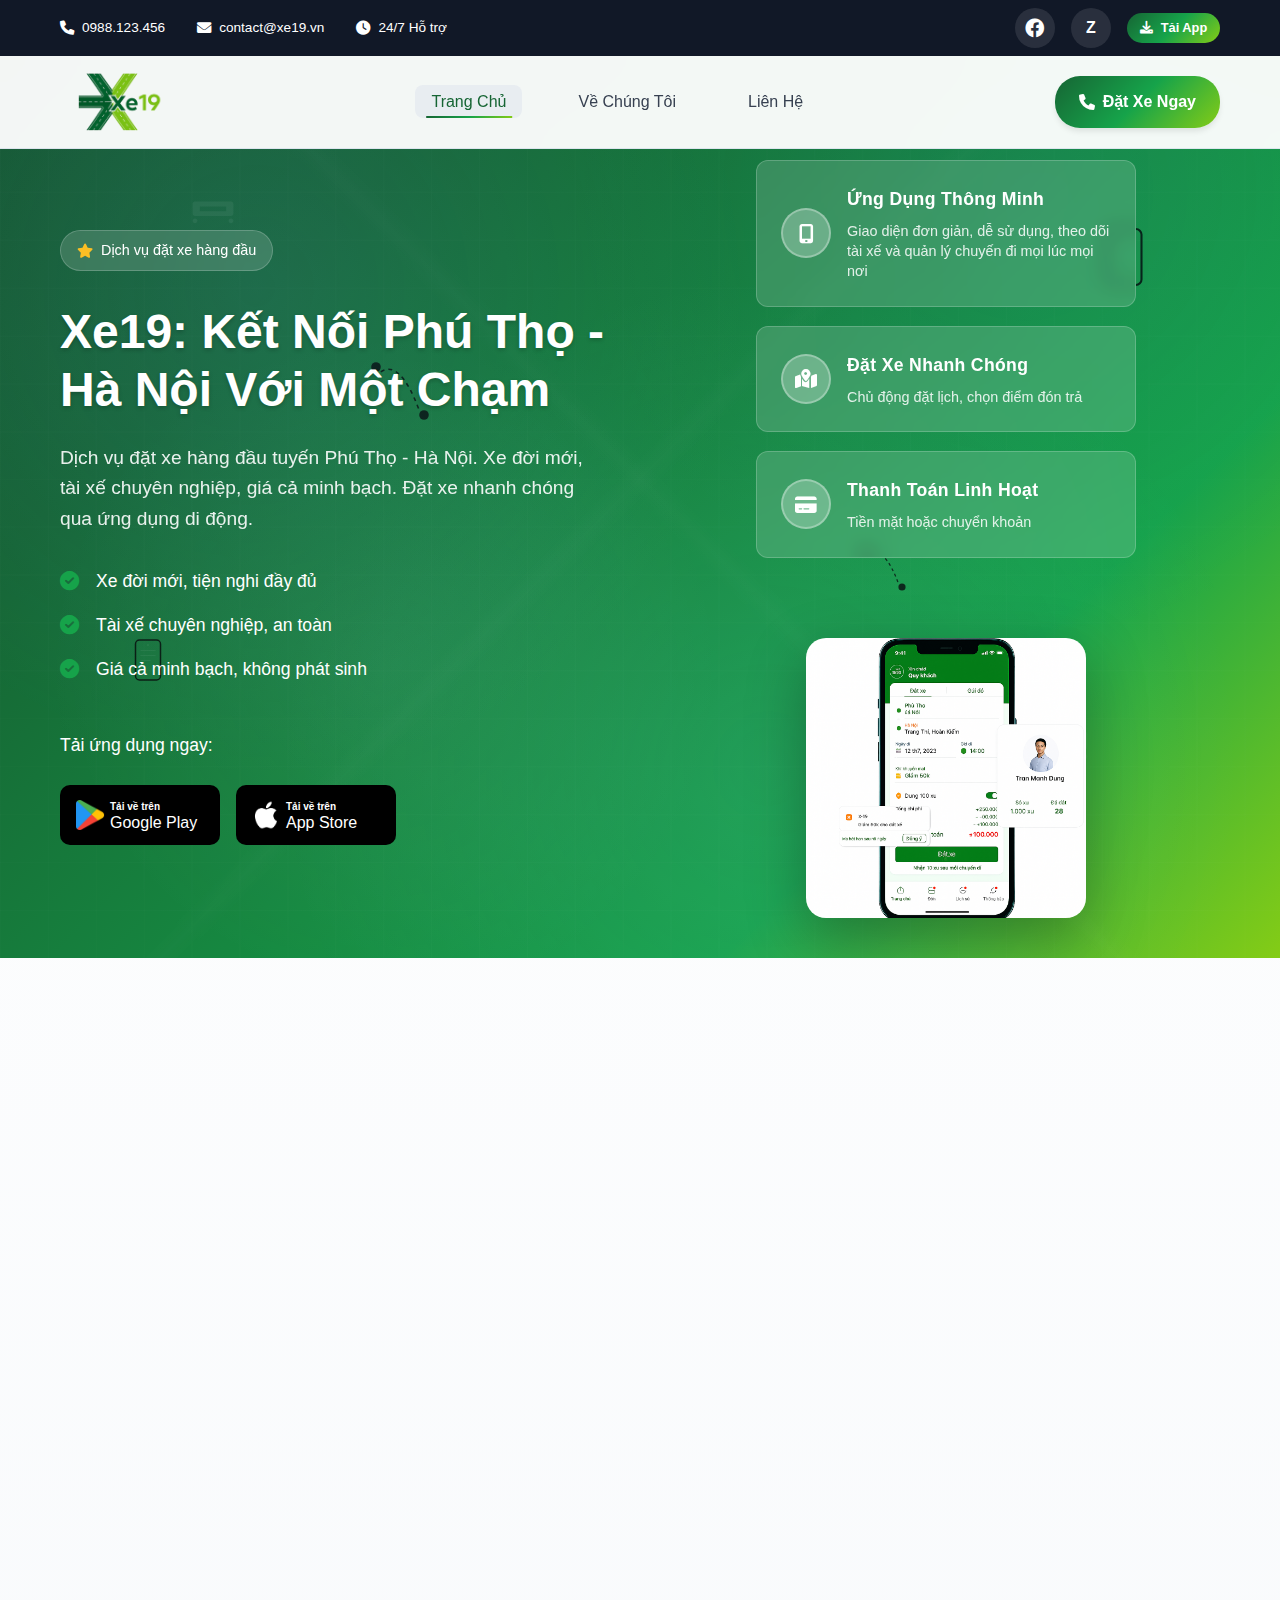
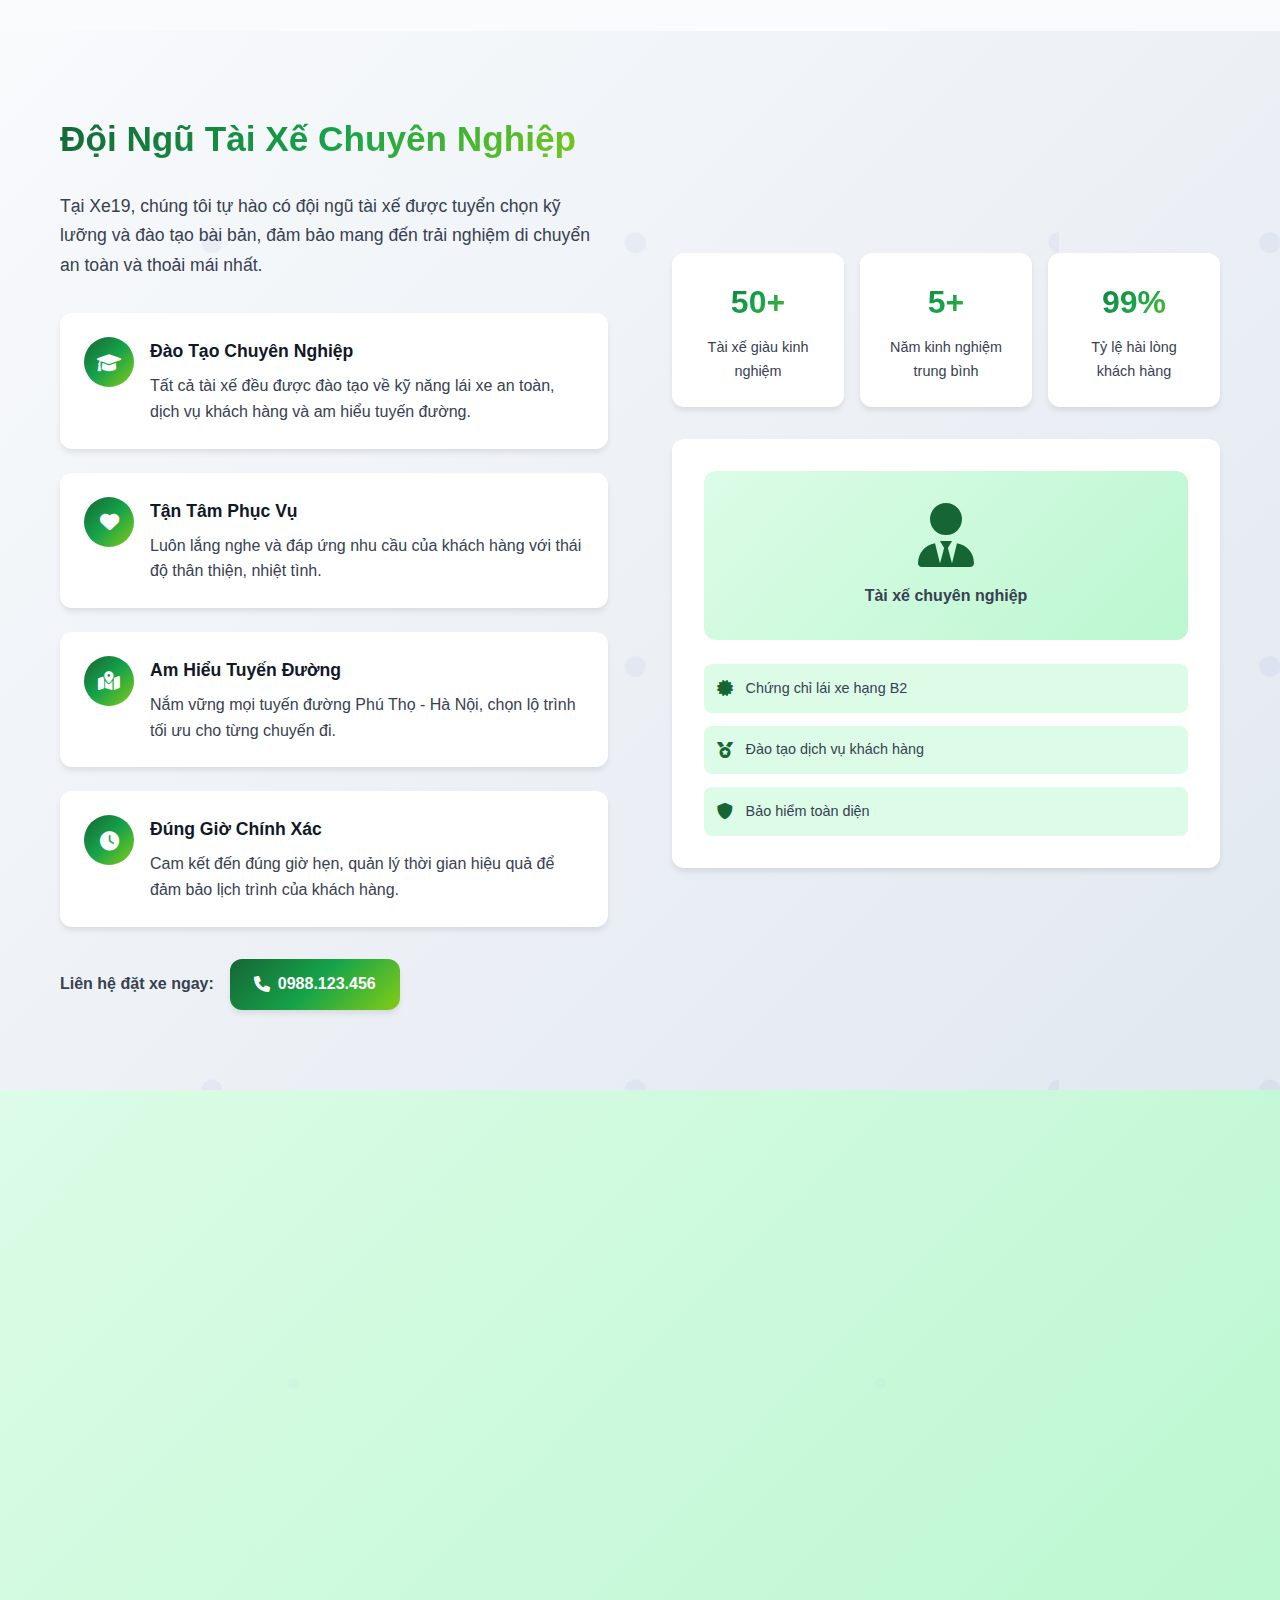
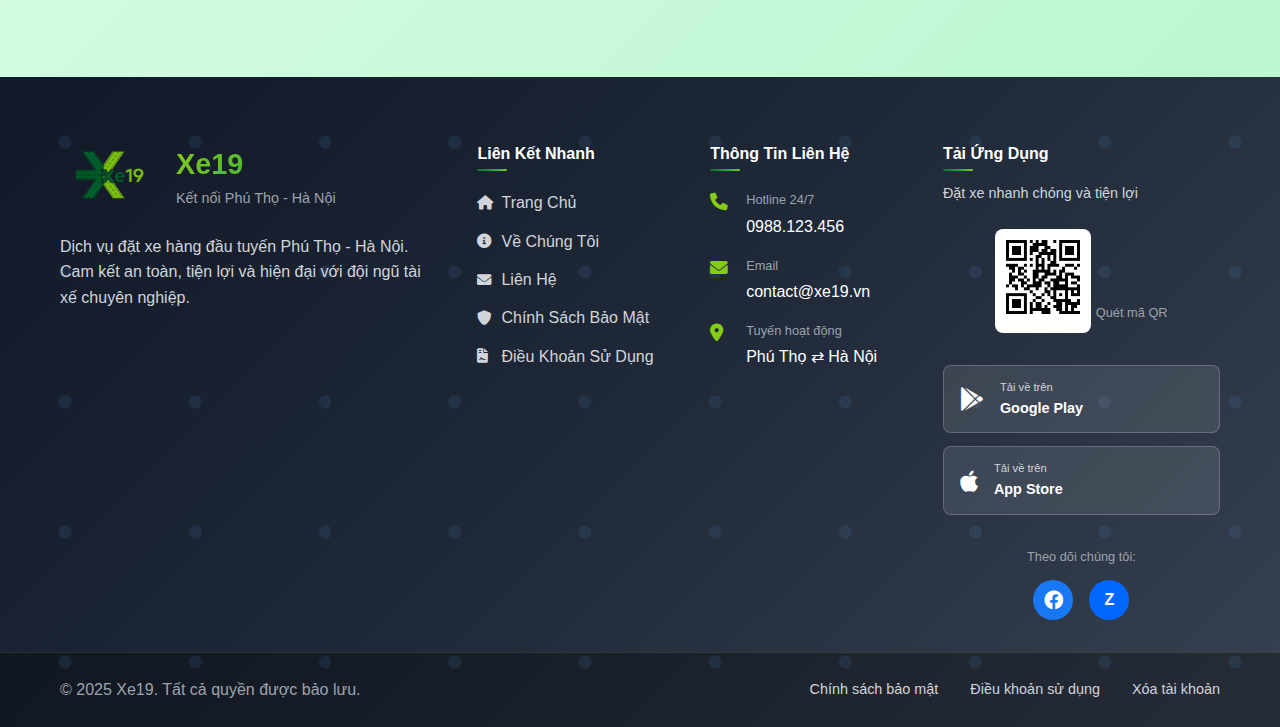
<file: index.html>
<!DOCTYPE html>
<html lang="vi">
<head>
    <meta charset="UTF-8">
    <meta name="viewport" content="width=device-width, initial-scale=1.0">
    <title>Xe19 - Đặt Xe Tuyến Phú Thọ - Hà Nội</title>
    <meta name="description" content="Trải nghiệm hành trình thoải mái, an toàn với xe 4-7 chỗ đời mới. Đặt xe Phú Thọ - Hà Nội qua app Xe19.">
    <meta name="keywords" content="xe19, đặt xe, Phú Thọ, Hà Nội, taxi, xe khách, di chuyển">
    <link rel="icon" type="image/png" href="images/favicon.png">
    <link rel="stylesheet" href="css/styles.css">
    <link rel="stylesheet" href="https://cdnjs.cloudflare.com/ajax/libs/font-awesome/6.0.0/css/all.min.css">
</head>
<body>
    <!-- Header -->
    <header class="header">
        <div class="header-top">
            <div class="container">
                <div class="header-info">
                    <div class="contact-info">
                        <span class="info-item">
                            <i class="fas fa-phone"></i>
                            <a href="tel:0988123456">0988.123.456</a>
                        </span>
                        <span class="info-item">
                            <i class="fas fa-envelope"></i>
                            <a href="mailto:contact@xe19.vn">contact@xe19.vn</a>
                        </span>
                        <span class="info-item">
                            <i class="fas fa-clock"></i>
                            <span>24/7 Hỗ trợ</span>
                        </span>
                    </div>
                    <div class="header-social">
                        <a href="https://www.facebook.com/xe19.vn" target="_blank" class="social-link">
                            <i class="fab fa-facebook"></i>
                        </a>
                        <a href="https://zalo.me/0988123456" target="_blank" class="social-link">
                            <span class="zalo-icon">Z</span>
                        </a>
                        <a href="#" class="download-link">
                            <i class="fas fa-download"></i>
                            <span>Tải App</span>
                        </a>
                    </div>
                </div>
            </div>
        </div>
        
        <nav class="navbar">
            <div class="container">
                <div class="nav-content">
                    <div class="nav-brand">
                        <a href="index.html" class="logo">
                            <div class="logo-icon">
                                <img src="images/logo.png" alt="Xe19 Logo" class="logo-image">
                            </div>
                        </a>
                    </div>
                    
                    <div class="nav-center">
                        <ul class="nav-menu" id="navMenu">
                            <li><a href="index.html" class="nav-link active">Trang Chủ</a></li>
                            <li><a href="about.html" class="nav-link">Về Chúng Tôi</a></li>
                            <li><a href="contact.html" class="nav-link">Liên Hệ</a></li>
                        </ul>
                    </div>
                    
                    <div class="nav-actions">
                        <a href="tel:0988123456" class="cta-button">
                            <i class="fas fa-phone"></i>
                            <span>Đặt Xe Ngay</span>
                        </a>
                        <button class="nav-toggle" id="navToggle">
                            <span></span>
                            <span></span>
                            <span></span>
                        </button>
                    </div>
                </div>
            </div>
        </nav>
    </header>

    <!-- Hero Section -->
    <section class="hero">
        <div class="hero-background"></div>
        <div class="container">
            <div class="hero-layout">
                <!-- Left Content -->
                <div class="hero-content-left">
                    <div class="hero-badge">
                        <i class="fas fa-star"></i>
                        <span>Dịch vụ đặt xe hàng đầu</span>
                    </div>
                    
                    <h1 class="hero-title">Xe19: Kết Nối Phú Thọ - Hà Nội Với Một Chạm</h1>
                    
                    <p class="hero-subtitle">Dịch vụ đặt xe hàng đầu tuyến Phú Thọ - Hà Nội. Xe đời mới, tài xế chuyên nghiệp, giá cả minh bạch. Đặt xe nhanh chóng qua ứng dụng di động.</p>
                    
                    <div class="hero-features">
                        <div class="feature-item">
                            <i class="fas fa-check-circle"></i>
                            <span>Xe đời mới, tiện nghi đầy đủ</span>
                        </div>
                        <div class="feature-item">
                            <i class="fas fa-check-circle"></i>
                            <span>Tài xế chuyên nghiệp, an toàn</span>
                        </div>
                        <div class="feature-item">
                            <i class="fas fa-check-circle"></i>
                            <span>Giá cả minh bạch, không phát sinh</span>
                        </div>
                    </div>
                    
                    <div class="hero-actions">
                        <div class="app-download-section">
                            <p class="download-text">Tải ứng dụng ngay:</p>
                            <div class="app-download-buttons">
                                <svg width="160" height="80" viewBox="0 0 160 80" xmlns="http://www.w3.org/2000/svg">
                                    <a href="https://play.google.com/store/apps" target="_blank">
                                        <g>
                                            <rect x="0" y="10" rx="10" ry="10" width="160" height="60" fill="black" />
                                            <image x="15" y="25" width="30" height="30" href="./images/ch-play.webp"/>
                                            <text x="50" y="35" font-size="10" fill="white" font-family="Arial" font-weight="bold">Tải về trên</text>
                                            <text x="50" y="53" font-size="16" fill="white" font-family="Arial">Google Play</text>
                                        </g>
                                    </a>
                                </svg>
                                
                                <svg width="160" height="80" viewBox="0 0 160 80" xmlns="http://www.w3.org/2000/svg">
                                    <a href="https://apps.apple.com/vn/app" target="_blank">
                                        <g>
                                            <rect x="0" y="10" rx="10" ry="10" width="160" height="60" fill="black" />
                                            <image x="15" y="25" width="30" height="30" href="./images/apple-logo-white.png"/>
                                            <text x="50" y="35" font-size="10" fill="white" font-family="Arial" font-weight="bold">Tải về trên</text>
                                            <text x="50" y="53" font-size="16" fill="white" font-family="Arial">App Store</text>
                                        </g>
                                    </a>
                                </svg>
                            </div>
                        </div>
                    </div>
                </div>
                
                <!-- Right Visual -->
                <div class="hero-visual">
                    <div class="visual-container">
                        <div class="hero-features-grid">
                            <div class="feature-card">
                                <div class="feature-icon">
                                    <i class="fas fa-mobile-alt"></i>
                                </div>
                                <div class="feature-info">
                                    <span class="feature-title">Ứng Dụng Thông Minh</span>
                                    <span class="feature-desc">Giao diện đơn giản, dễ sử dụng, theo dõi tài xế và quản lý chuyến đi mọi lúc mọi nơi</span>
                                </div>
                            </div>
                            
                            <div class="feature-card">
                                <div class="feature-icon">
                                    <i class="fas fa-map-marked-alt"></i>
                                </div>
                                <div class="feature-info">
                                    <span class="feature-title">Đặt Xe Nhanh Chóng</span>
                                    <span class="feature-desc">Chủ động đặt lịch, chọn điểm đón trả</span>
                                </div>
                            </div>
                            
                            <div class="feature-card">
                                <div class="feature-icon">
                                    <i class="fas fa-credit-card"></i>
                                </div>
                                <div class="feature-info">
                                    <span class="feature-title">Thanh Toán Linh Hoạt</span>
                                    <span class="feature-desc">Tiền mặt hoặc chuyển khoản</span>
                                </div>
                            </div>
                        </div>
                        
                        <div class="hero-phone-mockup">
                            <div class="app-screenshot-container">
                                <img src="images/app-screenshot.png" alt="Xe19 App Screenshot" class="hero-app-image">
                            </div>
                        </div>
                    </div>
                </div>
            </div>
        </div>
    </section>

    <!-- Key Benefits Section -->
    <section class="benefits section">
        <div class="container">
            <h2 class="section-title">Vì Sao Khách Hàng Tin Chọn Xe19?</h2>
            <div class="benefits-grid">
                <div class="benefit-card">
                    <div class="benefit-icon">
                        <i class="fas fa-shield-alt"></i>
                    </div>
                    <h3>An Toàn Tuyệt Đối</h3>
                    <p>Tài xế được đào tạo chuyên nghiệp, am hiểu tuyến đường, bảo hiểm toàn diện cho mọi chuyến đi.</p>
                </div>
                <div class="benefit-card">
                    <div class="benefit-icon">
                        <i class="fas fa-clock"></i>
                    </div>
                    <h3>Đúng Giờ - Chính Xác</h3>
                    <p>Cam kết đúng giờ khởi hành, thông báo tức thì mọi thay đổi, quản lý tài xế và chuyến đi qua App mọi lúc mọi nơi.</p>
                </div>
                <div class="benefit-card">
                    <div class="benefit-icon">
                        <i class="fas fa-star"></i>
                    </div>
                    <h3>Chất Lượng Hàng Đầu</h3>
                    <p>Xe đời mới đầy đủ tiện nghi, sạch sẽ, thoáng mát, được bảo dưỡng định kì.</p>
                </div>
                <div class="benefit-card">
                    <div class="benefit-icon">
                        <i class="fas fa-dollar-sign"></i>
                    </div>
                    <h3>Giá Cả Hợp Lý</h3>
                    <p>Biểu giá minh bạch, không phát sinh phụ phí, nhiều ưu đãi đặc biệt cho khách hàng thân thiết.</p>
                </div>
            </div>
        </div>
    </section>

    <!-- Driver Info Section -->
    <section class="driver-info section">
        <div class="container">
            <div class="driver-info-content">
                <div class="driver-info-text">
                    <h2>Đội Ngũ Tài Xế Chuyên Nghiệp</h2>
                    <p class="driver-intro">Tại Xe19, chúng tôi tự hào có đội ngũ tài xế được tuyển chọn kỹ lưỡng và đào tạo bài bản, đảm bảo mang đến trải nghiệm di chuyển an toàn và thoải mái nhất.</p>
                    
                    <div class="driver-qualities">
                        <div class="quality-item">
                            <div class="quality-icon">
                                <i class="fas fa-graduation-cap"></i>
                            </div>
                            <div class="quality-text">
                                <h4>Đào Tạo Chuyên Nghiệp</h4>
                                <p>Tất cả tài xế đều được đào tạo về kỹ năng lái xe an toàn, dịch vụ khách hàng và am hiểu tuyến đường.</p>
                            </div>
                        </div>
                        
                        <div class="quality-item">
                            <div class="quality-icon">
                                <i class="fas fa-heart"></i>
                            </div>
                            <div class="quality-text">
                                <h4>Tận Tâm Phục Vụ</h4>
                                <p>Luôn lắng nghe và đáp ứng nhu cầu của khách hàng với thái độ thân thiện, nhiệt tình.</p>
                            </div>
                        </div>
                        
                        <div class="quality-item">
                            <div class="quality-icon">
                                <i class="fas fa-map-marked-alt"></i>
                            </div>
                            <div class="quality-text">
                                <h4>Am Hiểu Tuyến Đường</h4>
                                <p>Nắm vững mọi tuyến đường Phú Thọ - Hà Nội, chọn lộ trình tối ưu cho từng chuyến đi.</p>
                            </div>
                        </div>
                        
                        <div class="quality-item">
                            <div class="quality-icon">
                                <i class="fas fa-clock"></i>
                            </div>
                            <div class="quality-text">
                                <h4>Đúng Giờ Chính Xác</h4>
                                <p>Cam kết đến đúng giờ hẹn, quản lý thời gian hiệu quả để đảm bảo lịch trình của khách hàng.</p>
                            </div>
                        </div>
                    </div>
                    
                    <div class="driver-contact">
                        <p class="contact-text">Liên hệ đặt xe ngay:</p>
                        <a href="tel:0988123456" class="contact-btn">
                            <i class="fas fa-phone"></i>
                            <span>0988.123.456</span>
                        </a>
                    </div>
                </div>
                
                <div class="driver-info-visual">
                    <div class="driver-stats">
                        <div class="stat-box">
                            <div class="stat-number">50+</div>
                            <div class="stat-label">Tài xế giàu kinh nghiệm</div>
                        </div>
                        <div class="stat-box">
                            <div class="stat-number">5+</div>
                            <div class="stat-label">Năm kinh nghiệm trung bình</div>
                        </div>
                        <div class="stat-box">
                            <div class="stat-number">99%</div>
                            <div class="stat-label">Tỷ lệ hài lòng khách hàng</div>
                        </div>
                    </div>
                    
                    <div class="driver-image">
                        <div class="driver-photo">
                            <div class="photo-placeholder">
                                <i class="fas fa-user-tie"></i>
                                <p>Tài xế chuyên nghiệp</p>
                            </div>
                        </div>
                        
                        <div class="certification-badges">
                            <div class="badge">
                                <i class="fas fa-certificate"></i>
                                <span>Chứng chỉ lái xe hạng B2</span>
                            </div>
                            <div class="badge">
                                <i class="fas fa-medal"></i>
                                <span>Đào tạo dịch vụ khách hàng</span>
                            </div>
                            <div class="badge">
                                <i class="fas fa-shield-alt"></i>
                                <span>Bảo hiểm toàn diện</span>
                            </div>
                        </div>
                    </div>
                </div>
            </div>
        </div>
    </section>

    <!-- How It Works Section -->
    <section class="how-it-works section section-alt">
        <div class="container">
            <h2 class="section-title">Quy Trình Đặt Xe Đơn Giản</h2>
            <div class="steps">
                <div class="step">
                    <div class="step-number">01</div>
                    <h3>Tải App Xe19</h3>
                    <p>Tải ứng dụng Xe19 miễn phí trên App Store hoặc Google Play. Đăng ký tài khoản chỉ mất 30 giây.</p>
                </div>
                <div class="step">
                    <div class="step-number">02</div>
                    <h3>Chọn Lộ Trình</h3>
                    <p>Chọn điểm đi - điểm đến trên tuyến Phú Thọ - Hà Nội, thời gian khởi hành và loại xe phù hợp.</p>
                </div>
                <div class="step">
                    <div class="step-number">03</div>
                    <h3>Xác Nhận & Thanh Toán</h3>
                    <p>Xác nhận thông tin đặt xe, thanh toán online hoặc tiền mặt. Nhận thông báo xác nhận ngay lập tức.</p>
                </div>
                <div class="step">
                    <div class="step-number">04</div>
                    <h3>Lên Xe & Khởi Hành</h3>
                    <p>Tài xế sẽ liên hệ trước giờ khởi hành. Lên xe tại điểm hẹn và tận hưởng chuyến đi thoải mái!</p>
                </div>
            </div>
        </div>
    </section>

    <!-- Footer -->
    <footer class="footer">
        <div class="footer-main">
            <div class="container">
                <div class="footer-content">
                    <!-- Company Info -->
                    <div class="footer-company">
                        <div class="footer-logo-section">
                            <div class="footer-logo">
                                <div class="logo-icon">
                                    <img src="images/logo.png" alt="Xe19 Logo" class="logo-image">
                                </div>
                                <div class="logo-text">
                                    <h3>Xe19</h3>
                                    <p>Kết nối Phú Thọ - Hà Nội</p>
                                </div>
                            </div>
                        </div>
                        <p class="company-desc">Dịch vụ đặt xe hàng đầu tuyến Phú Thọ - Hà Nội. Cam kết an toàn, tiện lợi và hiện đại với đội ngũ tài xế chuyên nghiệp.</p>
                    </div>
                    
                    <!-- Quick Links -->
                    <div class="footer-links">
                        <h4>Liên Kết Nhanh</h4>
                        <ul>
                            <li><a href="index.html"><i class="fas fa-home"></i> Trang Chủ</a></li>
                            <li><a href="about.html"><i class="fas fa-info-circle"></i> Về Chúng Tôi</a></li>
                            <li><a href="contact.html"><i class="fas fa-envelope"></i> Liên Hệ</a></li>
                            <li><a href="privacy.html"><i class="fas fa-shield-alt"></i> Chính Sách Bảo Mật</a></li>
                            <li><a href="terms.html"><i class="fas fa-file-contract"></i> Điều Khoản Sử Dụng</a></li>
                        </ul>
                    </div>
                    
                    <!-- Contact Info -->
                    <div class="footer-contact">
                        <h4>Thông Tin Liên Hệ</h4>
                        <div class="contact-list">
                            <div class="contact-item">
                                <i class="fas fa-phone"></i>
                                <div class="contact-details">
                                    <span class="contact-label">Hotline 24/7</span>
                                    <a href="tel:0988123456" class="contact-value">0988.123.456</a>
                                </div>
                            </div>
                            <div class="contact-item">
                                <i class="fas fa-envelope"></i>
                                <div class="contact-details">
                                    <span class="contact-label">Email</span>
                                    <a href="mailto:contact@xe19.vn" class="contact-value">contact@xe19.vn</a>
                                </div>
                            </div>
                            <div class="contact-item">
                                <i class="fas fa-map-marker-alt"></i>
                                <div class="contact-details">
                                    <span class="contact-label">Tuyến hoạt động</span>
                                    <span class="contact-value">Phú Thọ ⇄ Hà Nội</span>
                                </div>
                            </div>
                        </div>
                    </div>
                    
                    <!-- App Download -->
                    <div class="footer-download">
                        <h4>Tải Ứng Dụng</h4>
                        <p class="download-desc">Đặt xe nhanh chóng và tiện lợi</p>
                        
                        <div class="download-options">
                            <div class="qr-section">
                                <div class="qr-code">
                                    <img src="./images/QR.png" alt="QR Code" />
                                </div>
                                <span class="qr-label">Quét mã QR</span>
                            </div>
                            
                            <div class="store-buttons">
                                <a href="https://play.google.com/store/apps" target="_blank" class="store-btn">
                                    <i class="fab fa-google-play"></i>
                                    <div class="btn-text">
                                        <span class="btn-small">Tải về trên</span>
                                        <span class="btn-large">Google Play</span>
                                    </div>
                                </a>
                                
                                <a href="https://apps.apple.com/vn/app" target="_blank" class="store-btn">
                                    <i class="fab fa-apple"></i>
                                    <div class="btn-text">
                                        <span class="btn-small">Tải về trên</span>
                                        <span class="btn-large">App Store</span>
                                    </div>
                                </a>
                            </div>
                        </div>
                        
                        <div class="social-section">
                            <span class="social-label">Theo dõi chúng tôi:</span>
                            <div class="social-links">
                                <a href="https://www.facebook.com/xe19.vn" target="_blank" class="social-link facebook">
                                    <i class="fab fa-facebook"></i>
                                </a>
                                <a href="https://zalo.me/0988123456" target="_blank" class="social-link zalo">
                                    <span class="zalo-icon">Z</span>
                                </a>
                            </div>
                        </div>
                    </div>
                </div>
            </div>
        </div>
        
        <div class="footer-bottom">
            <div class="container">
                <div class="footer-bottom-content">
                    <div class="copyright">
                        <p>&copy; 2025 Xe19. Tất cả quyền được bảo lưu.</p>
                    </div>
                    <div class="footer-bottom-links">
                        <a href="privacy.html">Chính sách bảo mật</a>
                        <a href="terms.html">Điều khoản sử dụng</a>
                        <a href="delete-account.html">Xóa tài khoản</a>
                    </div>
                </div>
            </div>
        </div>
    </footer>

    <!-- Back to Top Button -->
    <button class="back-to-top" id="backToTop" aria-label="Quay lại đầu trang">
        <i class="fas fa-chevron-up"></i>
    </button>

    <script src="js/main.js"></script>
</body>
</html>
</file>
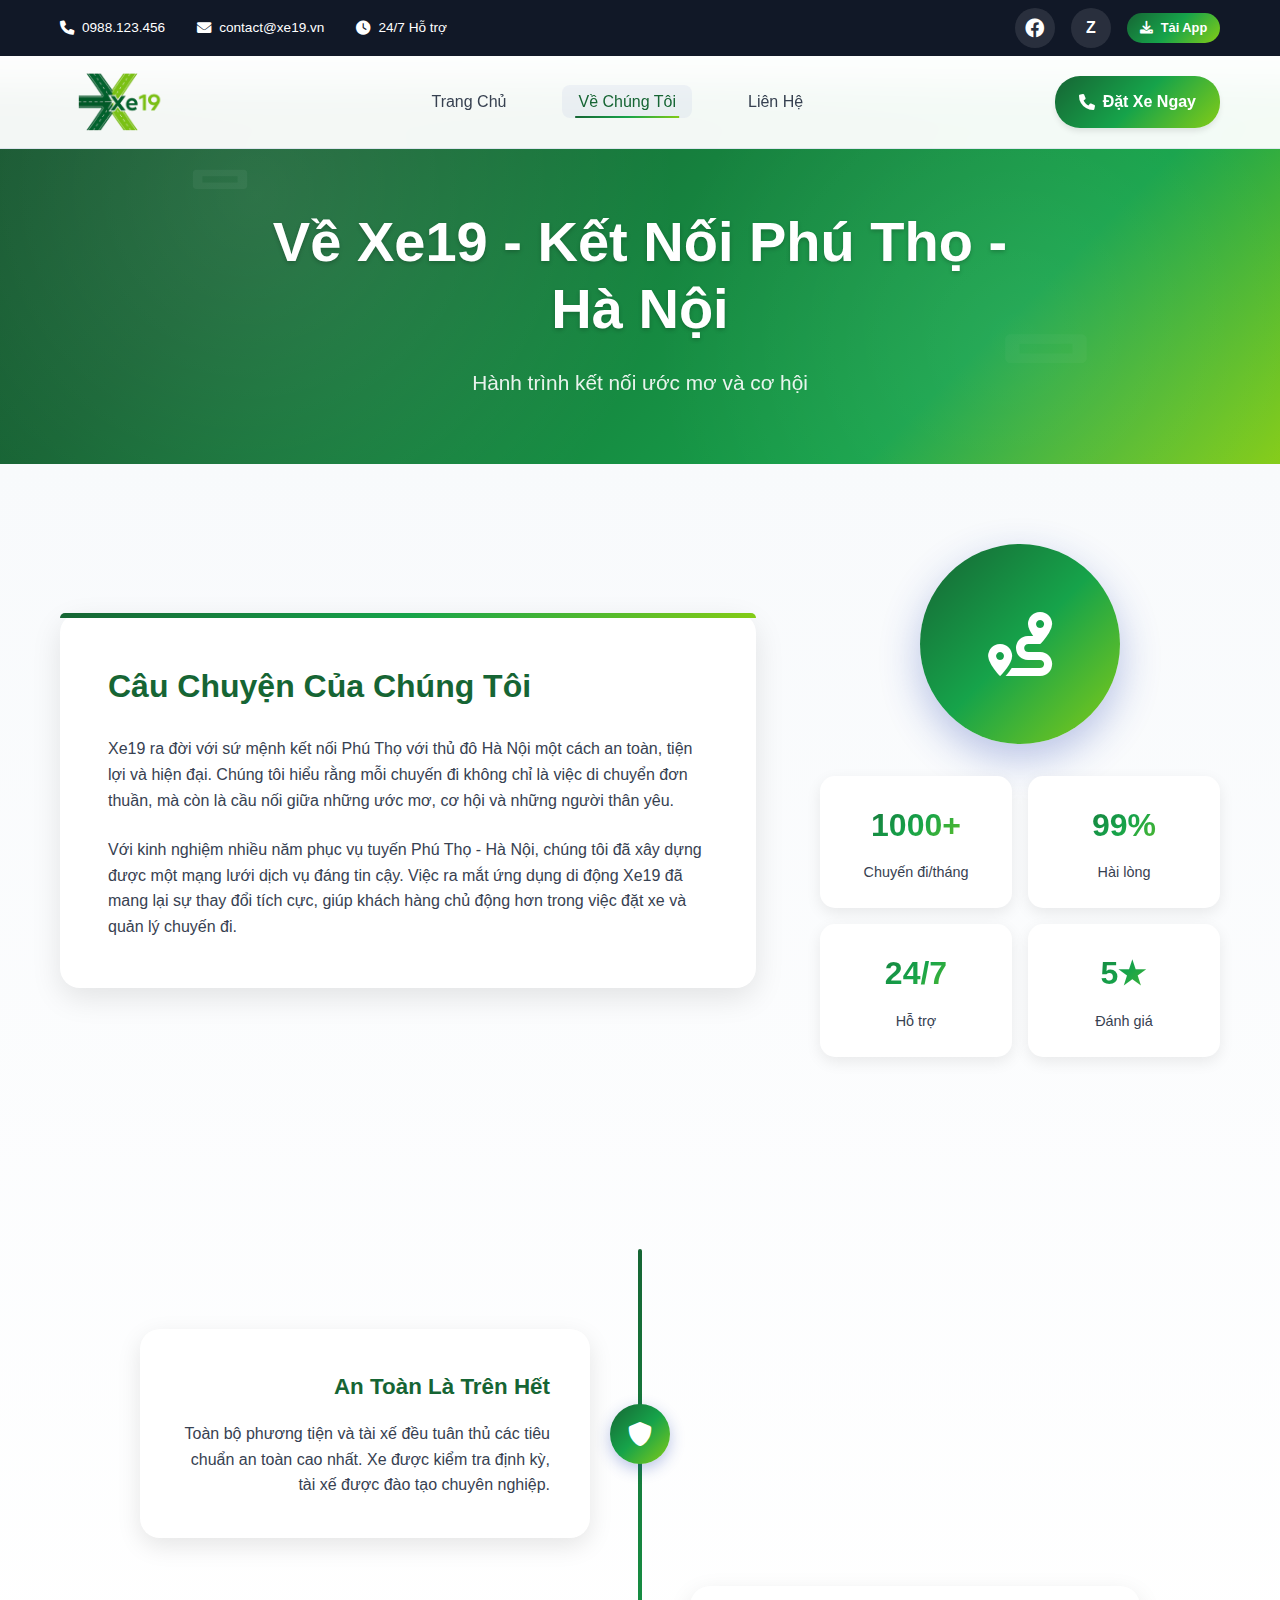
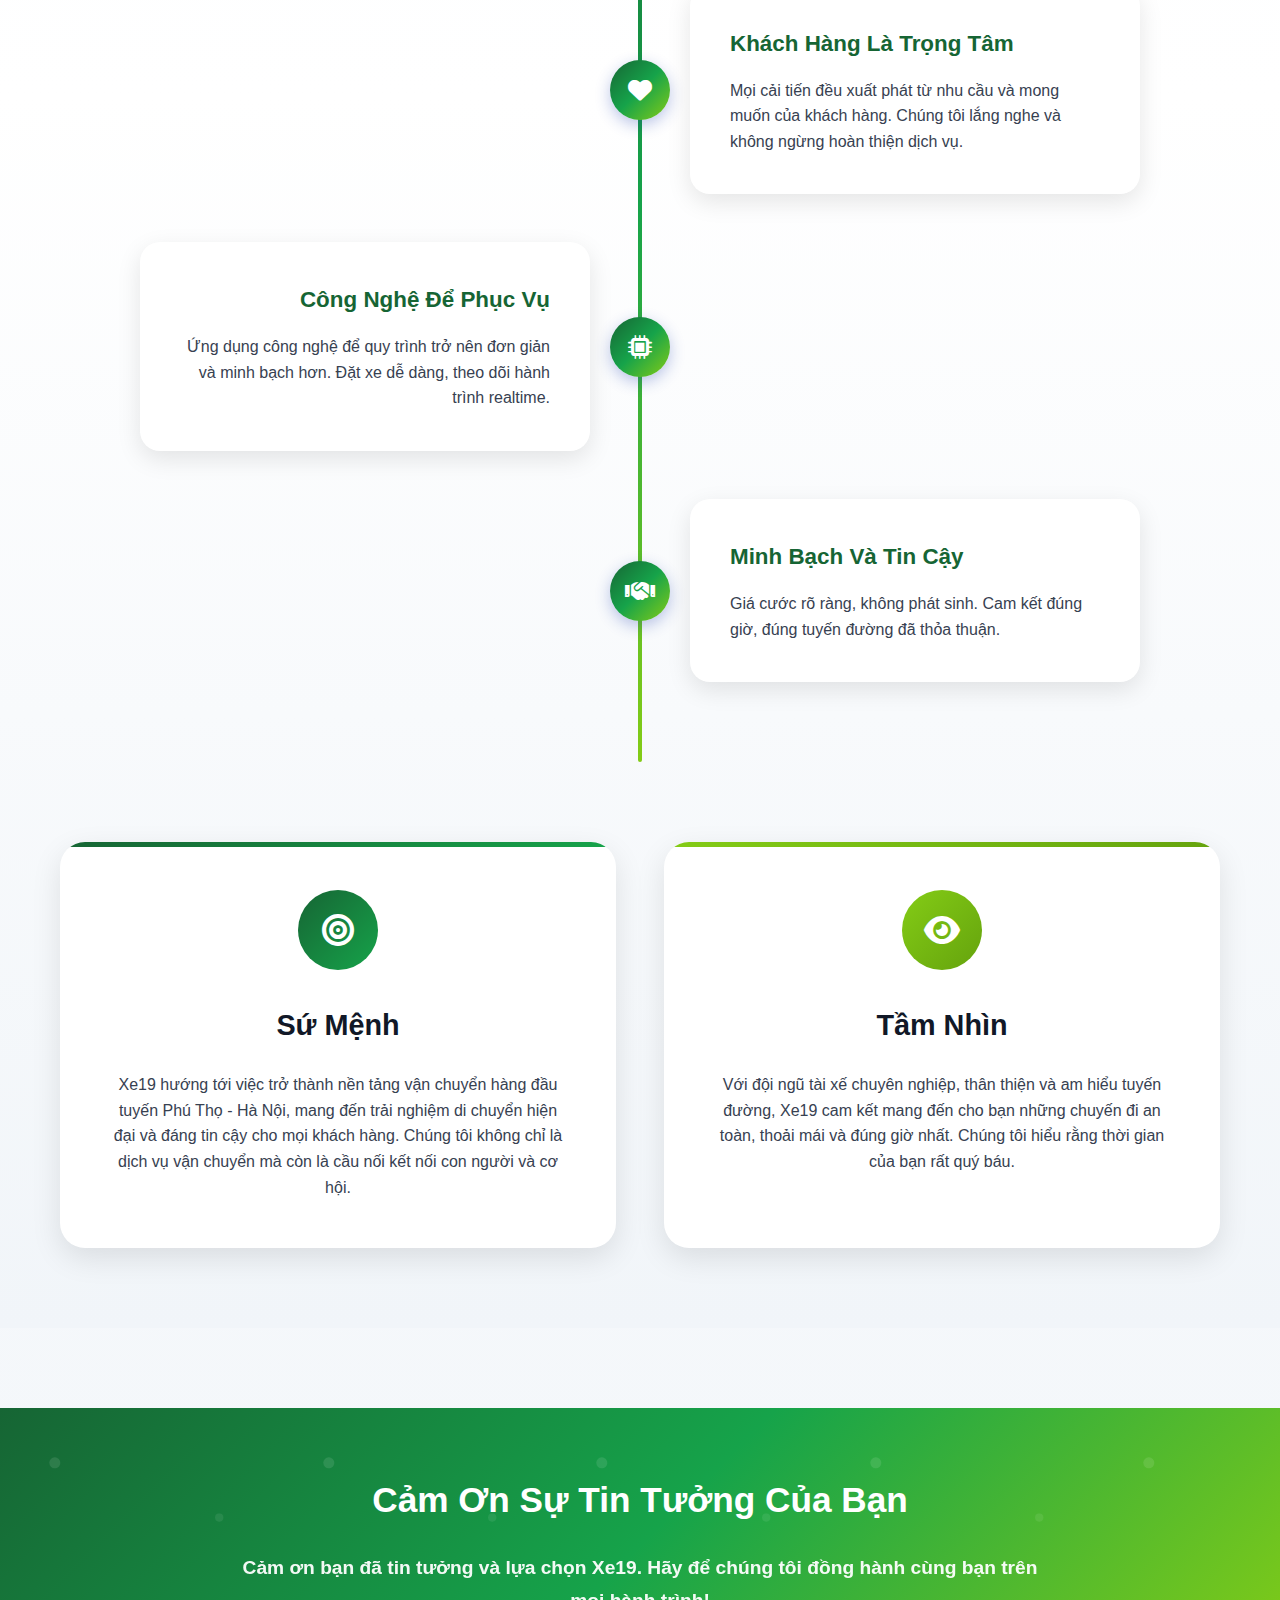
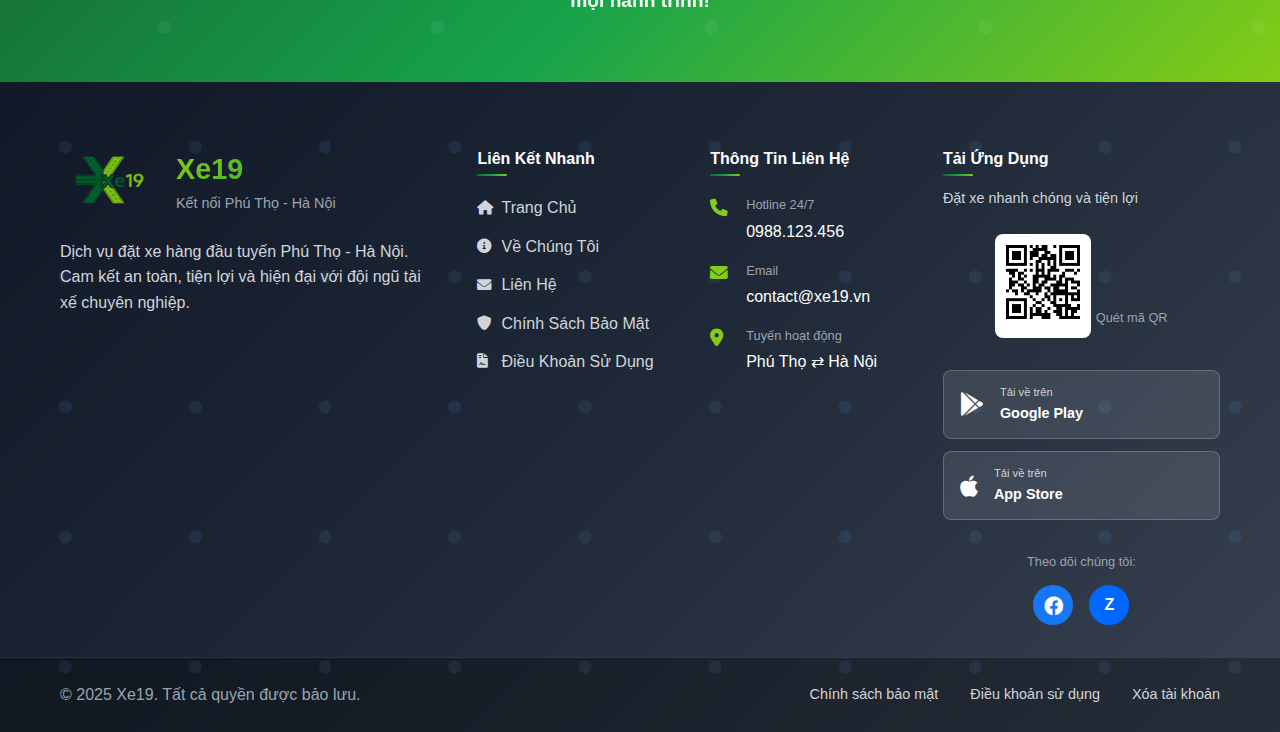
<file: about.html>
<!DOCTYPE html>
<html lang="vi">
<head>
    <meta charset="UTF-8">
    <meta name="viewport" content="width=device-width, initial-scale=1.0">
    <title>Về Chúng Tôi - Xe19</title>
    <meta name="description" content="Xe19 - Dịch vụ đặt xe tuyến Phú Thọ - Hà Nội đáng tin cậy, tiện lợi và hiện đại.">
    <link rel="icon" type="image/png" href="images/favicon.png">
    <link rel="stylesheet" href="css/styles.css">
    <link rel="stylesheet" href="https://cdnjs.cloudflare.com/ajax/libs/font-awesome/6.0.0/css/all.min.css">
</head>
<body>
     <!-- Header -->
    <header class="header">
        <div class="header-top">
            <div class="container">
                <div class="header-info">
                    <div class="contact-info">
                        <span class="info-item">
                            <i class="fas fa-phone"></i>
                            <a href="tel:0988123456">0988.123.456</a>
                        </span>
                        <span class="info-item">
                            <i class="fas fa-envelope"></i>
                            <a href="mailto:contact@xe19.vn">contact@xe19.vn</a>
                        </span>
                        <span class="info-item">
                            <i class="fas fa-clock"></i>
                            <span>24/7 Hỗ trợ</span>
                        </span>
                    </div>
                    <div class="header-social">
                        <a href="https://www.facebook.com/xe19.vn" target="_blank" class="social-link">
                            <i class="fab fa-facebook"></i>
                        </a>
                        <a href="https://zalo.me/0988123456" target="_blank" class="social-link">
                            <span class="zalo-icon">Z</span>
                        </a>
                        <a href="#" class="download-link">
                            <i class="fas fa-download"></i>
                            <span>Tải App</span>
                        </a>
                    </div>
                </div>
            </div>
        </div>
        
        <nav class="navbar">
            <div class="container">
                <div class="nav-content">
                    <div class="nav-brand">
                        <a href="index.html" class="logo">
                            <div class="logo-icon">
                                <img src="images/logo.png" alt="Xe19 Logo" class="logo-image">
                            </div>
                        </a>
                    </div>
                    
                    <div class="nav-center">
                        <ul class="nav-menu" id="navMenu">
                            <li><a href="index.html" class="nav-link">Trang Chủ</a></li>
                            <li><a href="about.html" class="nav-link active">Về Chúng Tôi</a></li>
                            <li><a href="contact.html" class="nav-link">Liên Hệ</a></li>
                        </ul>
                    </div>
                    
                    <div class="nav-actions">
                        <a href="tel:0988123456" class="cta-button">
                            <i class="fas fa-phone"></i>
                            <span>Đặt Xe Ngay</span>
                        </a>
                        <button class="nav-toggle" id="navToggle">
                            <span></span>
                            <span></span>
                            <span></span>
                        </button>
                    </div>
                </div>
            </div>
        </nav>
    </header>
    <!-- About Hero -->
    <section class="about-hero">
        <div class="container">
            <div class="hero-content-wrapper">
                <h1 class="hero-title">Về Xe19 - Kết Nối Phú Thọ - Hà Nội</h1>
                <p class="hero-subtitle">Hành trình kết nối ước mơ và cơ hội</p>
            </div>
        </div>
    </section>

    <!-- Main About Content -->
    <section class="about-main">
        <div class="container">
            <!-- Introduction Section -->
            <div class="intro-section">
                <div class="intro-text">
                    <h2 style="color: var(--primary-color); font-size: 2rem; margin-bottom: 1.5rem;">Câu Chuyện Của Chúng Tôi</h2>
                    <p style="margin-bottom: 1.5rem;">Xe19 ra đời với sứ mệnh kết nối Phú Thọ với thủ đô Hà Nội một cách an toàn, tiện lợi và hiện đại. Chúng tôi hiểu rằng mỗi chuyến đi không chỉ là việc di chuyển đơn thuần, mà còn là cầu nối giữa những ước mơ, cơ hội và những người thân yêu.</p>
                    
                    <p>Với kinh nghiệm nhiều năm phục vụ tuyến Phú Thọ - Hà Nội, chúng tôi đã xây dựng được một mạng lưới dịch vụ đáng tin cậy. Việc ra mắt ứng dụng di động Xe19 đã mang lại sự thay đổi tích cực, giúp khách hàng chủ động hơn trong việc đặt xe và quản lý chuyến đi.</p>
                </div>
                <div class="intro-visual">
                    <div class="visual-icon">
                        <i class="fas fa-route"></i>
                    </div>
                    <div class="visual-stats">
                        <div class="stat-item">
                            <span class="stat-number">1000+</span>
                            <span class="stat-label">Chuyến đi/tháng</span>
                        </div>
                        <div class="stat-item">
                            <span class="stat-number">99%</span>
                            <span class="stat-label">Hài lòng</span>
                        </div>
                        <div class="stat-item">
                            <span class="stat-number">24/7</span>
                            <span class="stat-label">Hỗ trợ</span>
                        </div>
                        <div class="stat-item">
                            <span class="stat-number">5★</span>
                            <span class="stat-label">Đánh giá</span>
                        </div>
                    </div>
                </div>
            </div>

            <!-- Values Timeline -->
            <div class="values-section">
                <h2 class="section-title">Cam kết của chúng tôi</h2>
                <div class="values-timeline">
                    <div class="timeline-item">
                        <div class="timeline-icon">
                            <i class="fas fa-shield-alt"></i>
                        </div>
                        <div class="timeline-content">
                            <h3 class="timeline-title">An Toàn Là Trên Hết</h3>
                            <p class="timeline-text">Toàn bộ phương tiện và tài xế đều tuân thủ các tiêu chuẩn an toàn cao nhất. Xe được kiểm tra định kỳ, tài xế được đào tạo chuyên nghiệp.</p>
                        </div>
                    </div>
                    
                    <div class="timeline-item">
                        <div class="timeline-icon">
                            <i class="fas fa-heart"></i>
                        </div>
                        <div class="timeline-content">
                            <h3 class="timeline-title">Khách Hàng Là Trọng Tâm</h3>
                            <p class="timeline-text">Mọi cải tiến đều xuất phát từ nhu cầu và mong muốn của khách hàng. Chúng tôi lắng nghe và không ngừng hoàn thiện dịch vụ.</p>
                        </div>
                    </div>
                    
                    <div class="timeline-item">
                        <div class="timeline-icon">
                            <i class="fas fa-microchip"></i>
                        </div>
                        <div class="timeline-content">
                            <h3 class="timeline-title">Công Nghệ Để Phục Vụ</h3>
                            <p class="timeline-text">Ứng dụng công nghệ để quy trình trở nên đơn giản và minh bạch hơn. Đặt xe dễ dàng, theo dõi hành trình realtime.</p>
                        </div>
                    </div>
                    
                    <div class="timeline-item">
                        <div class="timeline-icon">
                            <i class="fas fa-handshake"></i>
                        </div>
                        <div class="timeline-content">
                            <h3 class="timeline-title">Minh Bạch Và Tin Cậy</h3>
                            <p class="timeline-text">Giá cước rõ ràng, không phát sinh. Cam kết đúng giờ, đúng tuyến đường đã thỏa thuận.</p>
                        </div>
                    </div>
                </div>
            </div>

            <!-- Mission & Vision Cards -->
            <div class="mission-vision">
                <div class="mission-card">
                    <div class="card-icon">
                        <i class="fas fa-bullseye"></i>
                    </div>
                    <h3 class="card-title">Sứ Mệnh</h3>
                    <p>Xe19 hướng tới việc trở thành nền tảng vận chuyển hàng đầu tuyến Phú Thọ - Hà Nội, mang đến trải nghiệm di chuyển hiện đại và đáng tin cậy cho mọi khách hàng. Chúng tôi không chỉ là dịch vụ vận chuyển mà còn là cầu nối kết nối con người và cơ hội.</p>
                </div>
                
                <div class="vision-card">
                    <div class="card-icon">
                        <i class="fas fa-eye"></i>
                    </div>
                    <h3 class="card-title">Tầm Nhìn</h3>
                    <p>Với đội ngũ tài xế chuyên nghiệp, thân thiện và am hiểu tuyến đường, Xe19 cam kết mang đến cho bạn những chuyến đi an toàn, thoải mái và đúng giờ nhất. Chúng tôi hiểu rằng thời gian của bạn rất quý báu.</p>
                </div>
            </div>
        </div>
    </section>

    <!-- Closing Message -->
    <section class="closing-message">
        <div class="container">
            <div class="closing-content">
                <h2 class="closing-title">Cảm Ơn Sự Tin Tưởng Của Bạn</h2>
                <p class="closing-text"><strong>Cảm ơn bạn đã tin tưởng và lựa chọn Xe19. Hãy để chúng tôi đồng hành cùng bạn trên mọi hành trình!</strong></p>
            </div>
        </div>
    </section>

           <!-- Footer -->
    <footer class="footer">
        <div class="footer-main">
            <div class="container">
                <div class="footer-content">
                    <!-- Company Info -->
                    <div class="footer-company">
                        <div class="footer-logo-section">
                            <div class="footer-logo">
                                <div class="logo-icon">
                                    <img src="images/logo.png" alt="Xe19 Logo" class="logo-image">
                                </div>
                                <div class="logo-text">
                                    <h3>Xe19</h3>
                                    <p>Kết nối Phú Thọ - Hà Nội</p>
                                </div>
                            </div>
                        </div>
                        <p class="company-desc">Dịch vụ đặt xe hàng đầu tuyến Phú Thọ - Hà Nội. Cam kết an toàn, tiện lợi và hiện đại với đội ngũ tài xế chuyên nghiệp.</p>
                    </div>
                    
                    <!-- Quick Links -->
                    <div class="footer-links">
                        <h4>Liên Kết Nhanh</h4>
                        <ul>
                            <li><a href="index.html"><i class="fas fa-home"></i> Trang Chủ</a></li>
                            <li><a href="about.html"><i class="fas fa-info-circle"></i> Về Chúng Tôi</a></li>
                            <li><a href="contact.html"><i class="fas fa-envelope"></i> Liên Hệ</a></li>
                            <li><a href="privacy.html"><i class="fas fa-shield-alt"></i> Chính Sách Bảo Mật</a></li>
                            <li><a href="terms.html"><i class="fas fa-file-contract"></i> Điều Khoản Sử Dụng</a></li>
                        </ul>
                    </div>
                    
                    <!-- Contact Info -->
                    <div class="footer-contact">
                        <h4>Thông Tin Liên Hệ</h4>
                        <div class="contact-list">
                            <div class="contact-item">
                                <i class="fas fa-phone"></i>
                                <div class="contact-details">
                                    <span class="contact-label">Hotline 24/7</span>
                                    <a href="tel:0988123456" class="contact-value">0988.123.456</a>
                                </div>
                            </div>
                            <div class="contact-item">
                                <i class="fas fa-envelope"></i>
                                <div class="contact-details">
                                    <span class="contact-label">Email</span>
                                    <a href="mailto:contact@xe19.vn" class="contact-value">contact@xe19.vn</a>
                                </div>
                            </div>
                            <div class="contact-item">
                                <i class="fas fa-map-marker-alt"></i>
                                <div class="contact-details">
                                    <span class="contact-label">Tuyến hoạt động</span>
                                    <span class="contact-value">Phú Thọ ⇄ Hà Nội</span>
                                </div>
                            </div>
                        </div>
                    </div>
                    
                    <!-- App Download -->
                    <div class="footer-download">
                        <h4>Tải Ứng Dụng</h4>
                        <p class="download-desc">Đặt xe nhanh chóng và tiện lợi</p>
                        
                        <div class="download-options">
                            <div class="qr-section">
                                <div class="qr-code">
                                    <img src="./images/QR.png" alt="QR Code" />
                                </div>
                                <span class="qr-label">Quét mã QR</span>
                            </div>
                            
                            <div class="store-buttons">
                                <a href="https://play.google.com/store/apps" target="_blank" class="store-btn">
                                    <i class="fab fa-google-play"></i>
                                    <div class="btn-text">
                                        <span class="btn-small">Tải về trên</span>
                                        <span class="btn-large">Google Play</span>
                                    </div>
                                </a>
                                
                                <a href="https://apps.apple.com/vn/app" target="_blank" class="store-btn">
                                    <i class="fab fa-apple"></i>
                                    <div class="btn-text">
                                        <span class="btn-small">Tải về trên</span>
                                        <span class="btn-large">App Store</span>
                                    </div>
                                </a>
                            </div>
                        </div>
                        
                        <div class="social-section">
                            <span class="social-label">Theo dõi chúng tôi:</span>
                            <div class="social-links">
                                <a href="https://www.facebook.com/xe19.vn" target="_blank" class="social-link facebook">
                                    <i class="fab fa-facebook"></i>
                                </a>
                                <a href="https://zalo.me/0988123456" target="_blank" class="social-link zalo">
                                    <span class="zalo-icon">Z</span>
                                </a>
                            </div>
                        </div>
                    </div>
                </div>
            </div>
        </div>
        
        <div class="footer-bottom">
            <div class="container">
                <div class="footer-bottom-content">
                    <div class="copyright">
                        <p>&copy; 2025 Xe19. Tất cả quyền được bảo lưu.</p>
                    </div>
                    <div class="footer-bottom-links">
                        <a href="privacy.html">Chính sách bảo mật</a>
                        <a href="terms.html">Điều khoản sử dụng</a>
                        <a href="delete-account.html">Xóa tài khoản</a>
                    </div>
                </div>
            </div>
        </div>
    </footer>

    <!-- Back to Top Button -->
    <button class="back-to-top" id="backToTop" aria-label="Quay lại đầu trang">
        <i class="fas fa-chevron-up"></i>
    </button>

    <script src="js/main.js"></script>
</body>
</html>
</file>
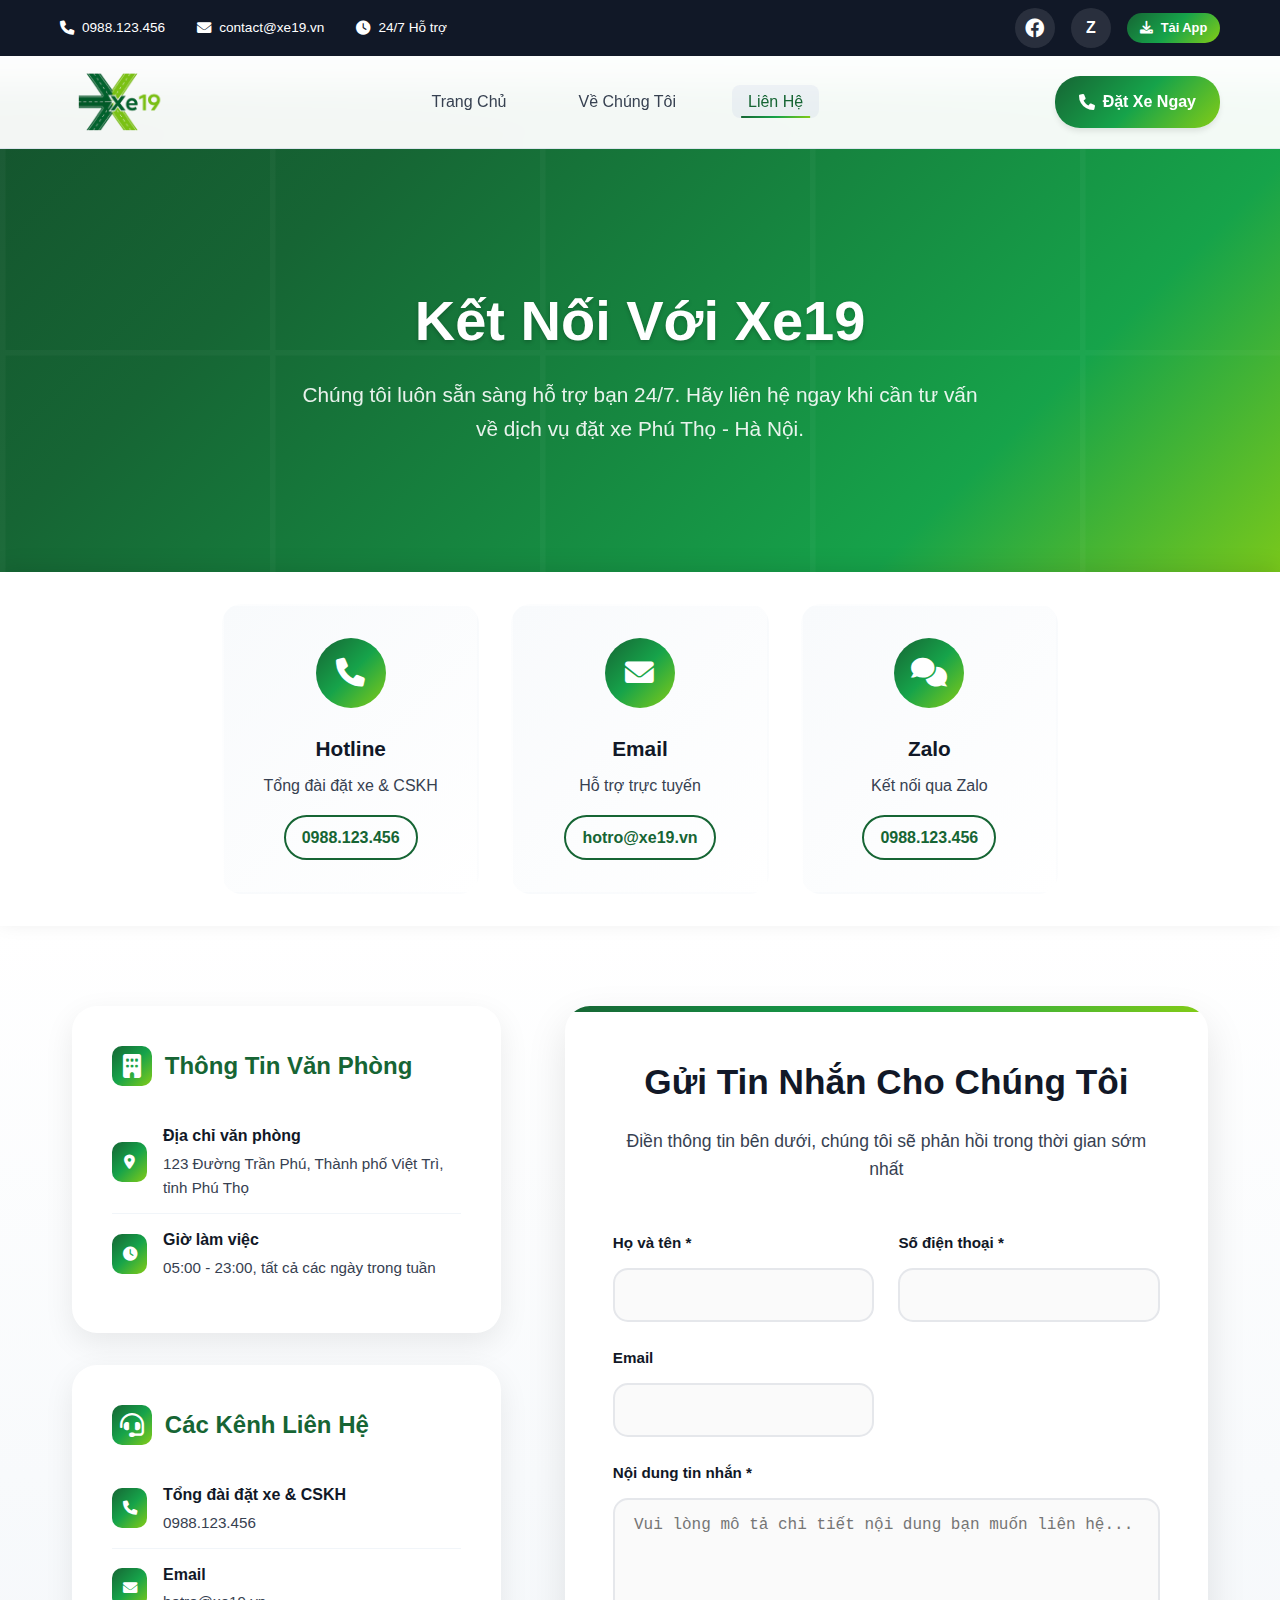
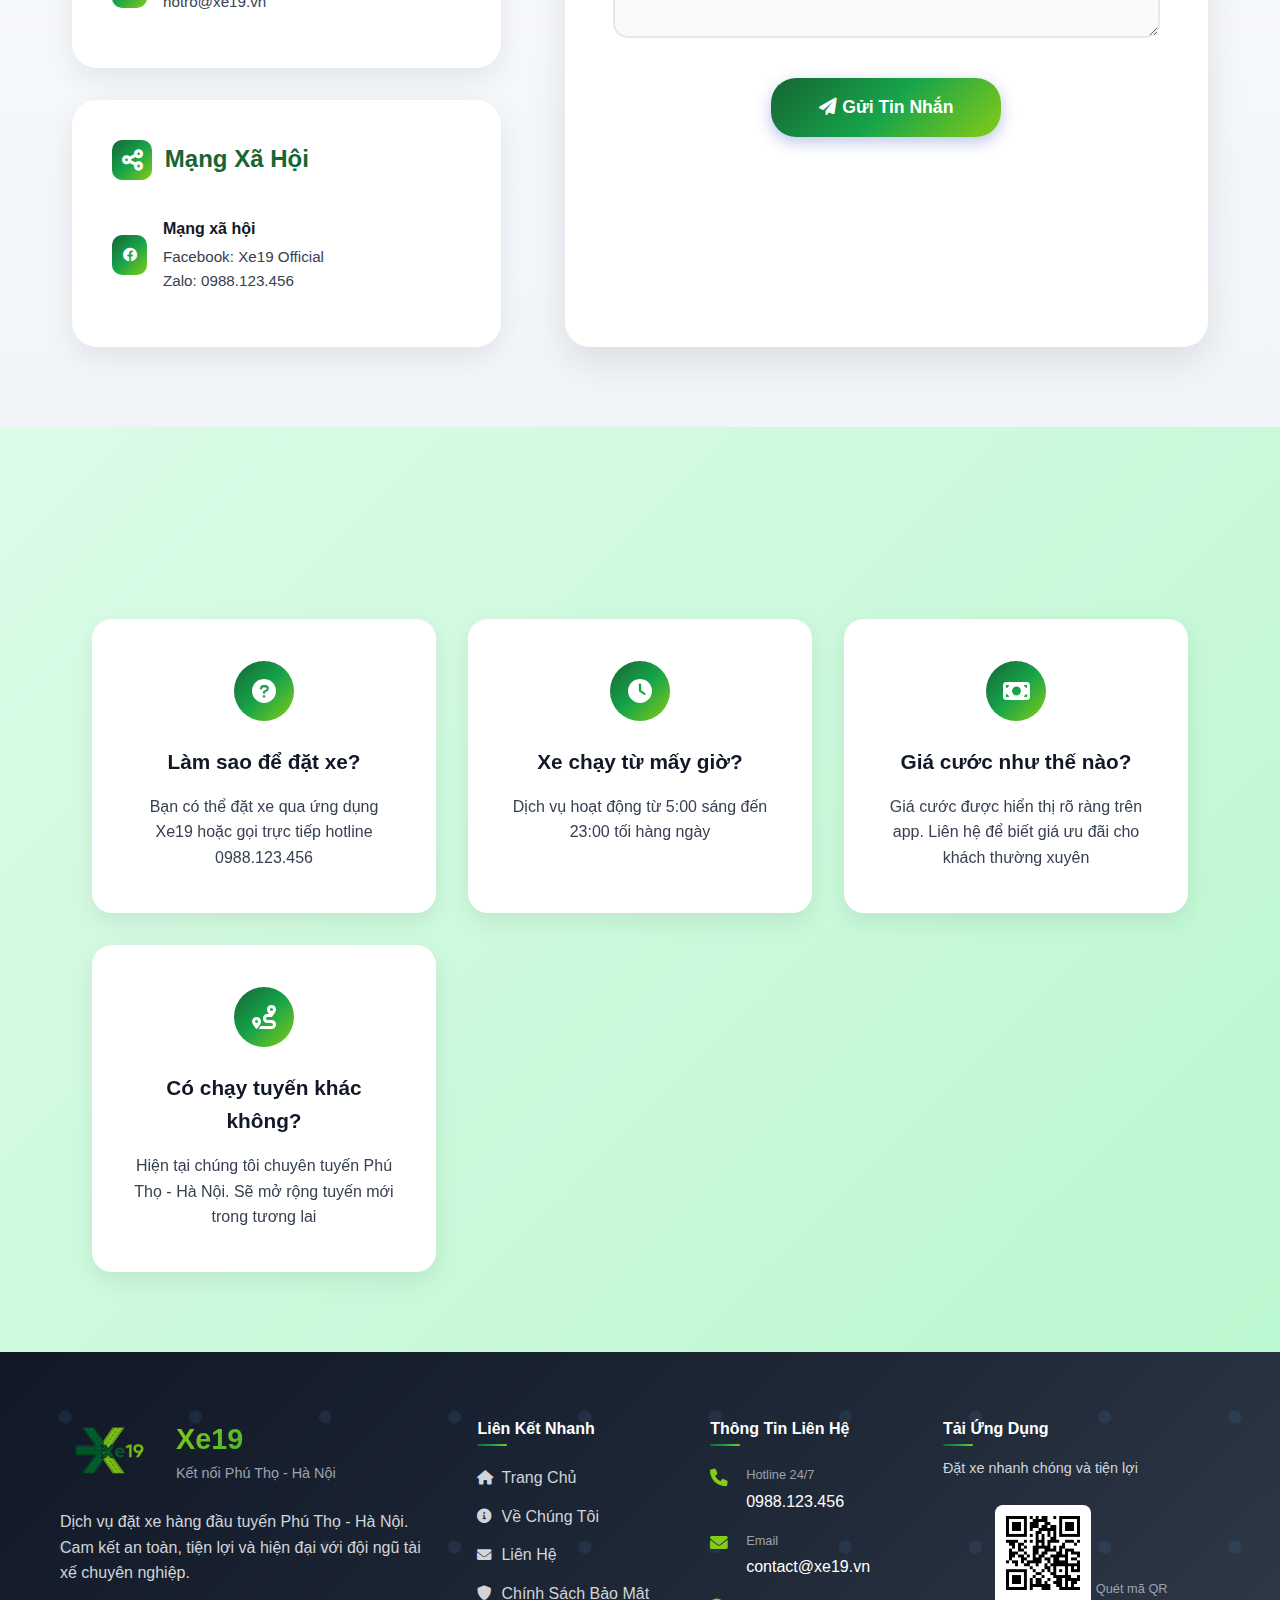
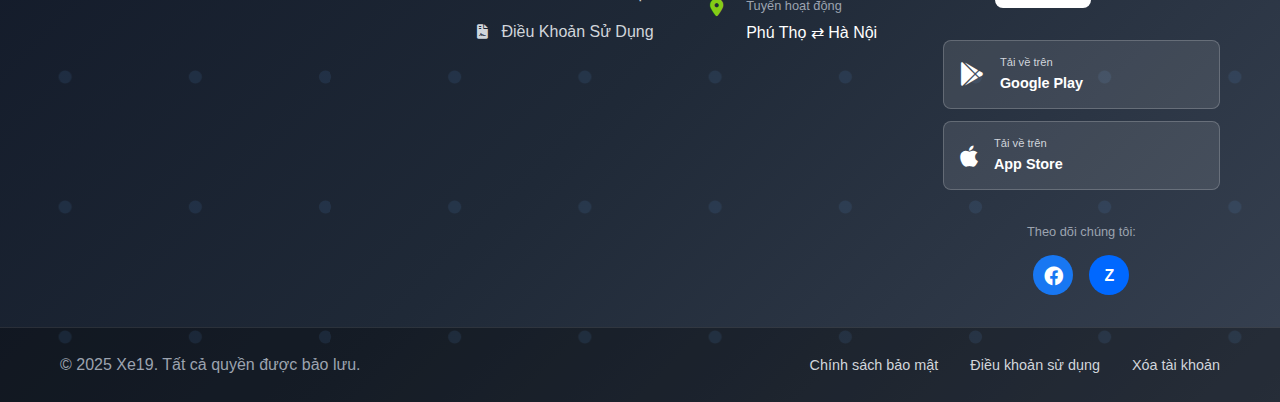
<file: contact.html>
<!DOCTYPE html>
<html lang="vi">
<head>
    <meta charset="UTF-8">
    <meta name="viewport" content="width=device-width, initial-scale=1.0">
    <title>Liên Hệ - Xe19</title>
    <meta name="description" content="Liên hệ với Xe19 - Dịch vụ đặt xe tuyến Phú Thọ - Hà Nội. Hotline: 0988.123.456">
    <link rel="icon" type="image/png" href="images/favicon.png">
    <link rel="stylesheet" href="css/styles.css">
    <link rel="stylesheet" href="https://cdnjs.cloudflare.com/ajax/libs/font-awesome/6.0.0/css/all.min.css">
</head>
<body>
    <!-- Header -->
    <header class="header">
        <div class="header-top">
            <div class="container">
                <div class="header-info">
                    <div class="contact-info">
                        <span class="info-item">
                            <i class="fas fa-phone"></i>
                            <a href="tel:0988123456">0988.123.456</a>
                        </span>
                        <span class="info-item">
                            <i class="fas fa-envelope"></i>
                            <a href="mailto:contact@xe19.vn">contact@xe19.vn</a>
                        </span>
                        <span class="info-item">
                            <i class="fas fa-clock"></i>
                            <span>24/7 Hỗ trợ</span>
                        </span>
                    </div>
                    <div class="header-social">
                        <a href="https://www.facebook.com/xe19.vn" target="_blank" class="social-link">
                            <i class="fab fa-facebook"></i>
                        </a>
                        <a href="https://zalo.me/0988123456" target="_blank" class="social-link">
                            <span class="zalo-icon">Z</span>
                        </a>
                        <a href="#" class="download-link">
                            <i class="fas fa-download"></i>
                            <span>Tải App</span>
                        </a>
                    </div>
                </div>
            </div>
        </div>
        
        <nav class="navbar">
            <div class="container">
                <div class="nav-content">
                    <div class="nav-brand">
                        <a href="index.html" class="logo">
                            <div class="logo-icon">
                                <img src="images/logo.png" alt="Xe19 Logo" class="logo-image">
                            </div>
                        </a>
                    </div>
                    
                    <div class="nav-center">
                        <ul class="nav-menu" id="navMenu">
                            <li><a href="index.html" class="nav-link">Trang Chủ</a></li>
                            <li><a href="about.html" class="nav-link">Về Chúng Tôi</a></li>
                            <li><a href="contact.html" class="nav-link active">Liên Hệ</a></li>
                        </ul>
                    </div>
                    
                    <div class="nav-actions">
                        <a href="tel:0988123456" class="cta-button">
                            <i class="fas fa-phone"></i>
                            <span>Đặt Xe Ngay</span>
                        </a>
                        <button class="nav-toggle" id="navToggle">
                            <span></span>
                            <span></span>
                            <span></span>
                        </button>
                    </div>
                </div>
            </div>
        </nav>
    </header>
    <!-- Contact Hero -->
    <section class="contact-hero">
        <div class="container">
            <div class="hero-content">
                <h1 class="hero-title">Kết Nối Với Xe19</h1>
                <p class="hero-subtitle">Chúng tôi luôn sẵn sàng hỗ trợ bạn 24/7. Hãy liên hệ ngay khi cần tư vấn về dịch vụ đặt xe Phú Thọ - Hà Nội.</p>
            </div>
        </div>
    </section>

    <!-- Quick Contact Bar -->
    <section class="quick-contact">
        <div class="quick-contact-grid">
            <div class="quick-contact-item">
                <div class="quick-icon">
                    <i class="fas fa-phone"></i>
                </div>
                <h3>Hotline</h3>
                <p>Tổng đài đặt xe & CSKH</p>
                <a href="tel:0988123456">0988.123.456</a>
            </div>
            
            <div class="quick-contact-item">
                <div class="quick-icon">
                    <i class="fas fa-envelope"></i>
                </div>
                <h3>Email</h3>
                <p>Hỗ trợ trực tuyến</p>
                <a href="mailto:hotro@xe19.vn">hotro@xe19.vn</a>
            </div>
            
            <div class="quick-contact-item">
                <div class="quick-icon">
                    <i class="fas fa-comments"></i>
                </div>
                <h3>Zalo</h3>
                <p>Kết nối qua Zalo</p>
                <a href="#" target="_blank">0988.123.456</a>
            </div>
        </div>
    </section>

    <!-- Main Contact Content -->
    <section class="contact-main">
        <div class="contact-layout">
            <!-- Contact Information Side -->
            <div class="contact-info-section">
                <!-- Office Information -->
                <div class="info-card">
                    <h3><i class="fas fa-building"></i> Thông Tin Văn Phòng</h3>
                    <ul class="info-list">
                        <li>
                            <div class="info-icon">
                                <i class="fas fa-map-marker-alt"></i>
                            </div>
                            <div class="info-text">
                                <h4>Địa chỉ văn phòng</h4>
                                <p>123 Đường Trần Phú, Thành phố Việt Trì, tỉnh Phú Thọ</p>
                            </div>
                        </li>
                        <li>
                            <div class="info-icon">
                                <i class="fas fa-clock"></i>
                            </div>
                            <div class="info-text">
                                <h4>Giờ làm việc</h4>
                                <p>05:00 - 23:00, tất cả các ngày trong tuần</p>
                            </div>
                        </li>
                    </ul>
                </div>

                <!-- Contact Methods -->
                <div class="info-card">
                    <h3><i class="fas fa-headset"></i> Các Kênh Liên Hệ</h3>
                    <ul class="info-list">
                        <li>
                            <div class="info-icon">
                                <i class="fas fa-phone"></i>
                            </div>
                            <div class="info-text">
                                <h4>Tổng đài đặt xe & CSKH</h4>
                                <p><a href="tel:0988123456">0988.123.456</a></p>
                            </div>
                        </li>
                        <li>
                            <div class="info-icon">
                                <i class="fas fa-envelope"></i>
                            </div>
                            <div class="info-text">
                                <h4>Email</h4>
                                <p><a href="mailto:hotro@xe19.vn">hotro@xe19.vn</a></p>
                            </div>
                        </li>
                    </ul>
                </div>

                <!-- Social Media -->
                <div class="info-card">
                    <h3><i class="fas fa-share-alt"></i> Mạng Xã Hội</h3>
                    <ul class="info-list">
                        <li>
                            <div class="info-icon">
                                <i class="fab fa-facebook"></i>
                            </div>
                            <div class="info-text">
                                <h4>Mạng xã hội</h4>
                                <p>
                                    <a href="#" target="_blank">Facebook: Xe19 Official</a><br>
                                    <a href="#" target="_blank">Zalo: 0988.123.456</a>
                                </p>
                            </div>
                        </li>
                    </ul>
                </div>
            </div>

            <!-- Contact Form Side -->
            <div class="form-container">
                <div class="form-header">
                    <h2>Gửi Tin Nhắn Cho Chúng Tôi</h2>
                    <p>Điền thông tin bên dưới, chúng tôi sẽ phản hồi trong thời gian sớm nhất</p>
                </div>
                
                <form id="contactForm">
                    <div class="form-row">
                        <div class="form-group">
                            <label for="name">Họ và tên *</label>
                            <input type="text" id="name" name="name" required>
                        </div>
                        
                        <div class="form-group">
                            <label for="phone">Số điện thoại *</label>
                            <input type="tel" id="phone" name="phone" required>
                        </div>
                    </div>
                    
                    <div class="form-row">
                        <div class="form-group">
                            <label for="email">Email</label>
                            <input type="email" id="email" name="email">
                        </div>
                    </div>
                    
                    <div class="form-group full-width">
                        <label for="message">Nội dung tin nhắn *</label>
                        <textarea id="message" name="message" required placeholder="Vui lòng mô tả chi tiết nội dung bạn muốn liên hệ..."></textarea>
                    </div>
                    
                    <div class="submit-container">
                        <button type="submit" class="btn-submit">
                            <i class="fas fa-paper-plane"></i> Gửi Tin Nhắn
                        </button>
                    </div>
                </form>
            </div>
        </div>
    </section>

    <!-- FAQ Section -->
    <section class="faq-section">
        <div class="container">
            <h2 class="section-title">Câu Hỏi Thường Gặp</h2>
            <div class="faq-grid">
                <div class="faq-card">
                    <div class="faq-icon">
                        <i class="fas fa-question-circle"></i>
                    </div>
                    <h3>Làm sao để đặt xe?</h3>
                    <p>Bạn có thể đặt xe qua ứng dụng Xe19 hoặc gọi trực tiếp hotline 0988.123.456</p>
                </div>
                <div class="faq-card">
                    <div class="faq-icon">
                        <i class="fas fa-clock"></i>
                    </div>
                    <h3>Xe chạy từ mấy giờ?</h3>
                    <p>Dịch vụ hoạt động từ 5:00 sáng đến 23:00 tối hàng ngày</p>
                </div>
                <div class="faq-card">
                    <div class="faq-icon">
                        <i class="fas fa-money-bill"></i>
                    </div>
                    <h3>Giá cước như thế nào?</h3>
                    <p>Giá cước được hiển thị rõ ràng trên app. Liên hệ để biết giá ưu đãi cho khách thường xuyên</p>
                </div>
                <div class="faq-card">
                    <div class="faq-icon">
                        <i class="fas fa-route"></i>
                    </div>
                    <h3>Có chạy tuyến khác không?</h3>
                    <p>Hiện tại chúng tôi chuyên tuyến Phú Thọ - Hà Nội. Sẽ mở rộng tuyến mới trong tương lai</p>
                </div>
            </div>
        </div>
    </section>

         <!-- Footer -->
    <footer class="footer">
        <div class="footer-main">
            <div class="container">
                <div class="footer-content">
                    <!-- Company Info -->
                    <div class="footer-company">
                        <div class="footer-logo-section">
                            <div class="footer-logo">
                                <div class="logo-icon">
                                    <img src="images/logo.png" alt="Xe19 Logo" class="logo-image">
                                </div>
                                <div class="logo-text">
                                    <h3>Xe19</h3>
                                    <p>Kết nối Phú Thọ - Hà Nội</p>
                                </div>
                            </div>
                        </div>
                        <p class="company-desc">Dịch vụ đặt xe hàng đầu tuyến Phú Thọ - Hà Nội. Cam kết an toàn, tiện lợi và hiện đại với đội ngũ tài xế chuyên nghiệp.</p>
                    </div>
                    
                    <!-- Quick Links -->
                    <div class="footer-links">
                        <h4>Liên Kết Nhanh</h4>
                        <ul>
                            <li><a href="index.html"><i class="fas fa-home"></i> Trang Chủ</a></li>
                            <li><a href="about.html"><i class="fas fa-info-circle"></i> Về Chúng Tôi</a></li>
                            <li><a href="contact.html"><i class="fas fa-envelope"></i> Liên Hệ</a></li>
                            <li><a href="privacy.html"><i class="fas fa-shield-alt"></i> Chính Sách Bảo Mật</a></li>
                            <li><a href="terms.html"><i class="fas fa-file-contract"></i> Điều Khoản Sử Dụng</a></li>
                        </ul>
                    </div>
                    
                    <!-- Contact Info -->
                    <div class="footer-contact">
                        <h4>Thông Tin Liên Hệ</h4>
                        <div class="contact-list">
                            <div class="contact-item">
                                <i class="fas fa-phone"></i>
                                <div class="contact-details">
                                    <span class="contact-label">Hotline 24/7</span>
                                    <a href="tel:0988123456" class="contact-value">0988.123.456</a>
                                </div>
                            </div>
                            <div class="contact-item">
                                <i class="fas fa-envelope"></i>
                                <div class="contact-details">
                                    <span class="contact-label">Email</span>
                                    <a href="mailto:contact@xe19.vn" class="contact-value">contact@xe19.vn</a>
                                </div>
                            </div>
                            <div class="contact-item">
                                <i class="fas fa-map-marker-alt"></i>
                                <div class="contact-details">
                                    <span class="contact-label">Tuyến hoạt động</span>
                                    <span class="contact-value">Phú Thọ ⇄ Hà Nội</span>
                                </div>
                            </div>
                        </div>
                    </div>
                    
                    <!-- App Download -->
                    <div class="footer-download">
                        <h4>Tải Ứng Dụng</h4>
                        <p class="download-desc">Đặt xe nhanh chóng và tiện lợi</p>
                        
                        <div class="download-options">
                            <div class="qr-section">
                                <div class="qr-code">
                                    <img src="./images/QR.png" alt="QR Code" />
                                </div>
                                <span class="qr-label">Quét mã QR</span>
                            </div>
                            
                            <div class="store-buttons">
                                <a href="https://play.google.com/store/apps" target="_blank" class="store-btn">
                                    <i class="fab fa-google-play"></i>
                                    <div class="btn-text">
                                        <span class="btn-small">Tải về trên</span>
                                        <span class="btn-large">Google Play</span>
                                    </div>
                                </a>
                                
                                <a href="https://apps.apple.com/vn/app" target="_blank" class="store-btn">
                                    <i class="fab fa-apple"></i>
                                    <div class="btn-text">
                                        <span class="btn-small">Tải về trên</span>
                                        <span class="btn-large">App Store</span>
                                    </div>
                                </a>
                            </div>
                        </div>
                        
                        <div class="social-section">
                            <span class="social-label">Theo dõi chúng tôi:</span>
                            <div class="social-links">
                                <a href="https://www.facebook.com/xe19.vn" target="_blank" class="social-link facebook">
                                    <i class="fab fa-facebook"></i>
                                </a>
                                <a href="https://zalo.me/0988123456" target="_blank" class="social-link zalo">
                                    <span class="zalo-icon">Z</span>
                                </a>
                            </div>
                        </div>
                    </div>
                </div>
            </div>
        </div>
        
        <div class="footer-bottom">
            <div class="container">
                <div class="footer-bottom-content">
                    <div class="copyright">
                        <p>&copy; 2025 Xe19. Tất cả quyền được bảo lưu.</p>
                    </div>
                    <div class="footer-bottom-links">
                        <a href="privacy.html">Chính sách bảo mật</a>
                        <a href="terms.html">Điều khoản sử dụng</a>
                        <a href="delete-account.html">Xóa tài khoản</a>
                    </div>
                </div>
            </div>
        </div>
    </footer>

    <!-- Back to Top Button -->
    <button class="back-to-top" id="backToTop" aria-label="Quay lại đầu trang">
        <i class="fas fa-chevron-up"></i>
    </button>

    <script src="js/main.js"></script>
</body>
</html>
</file>
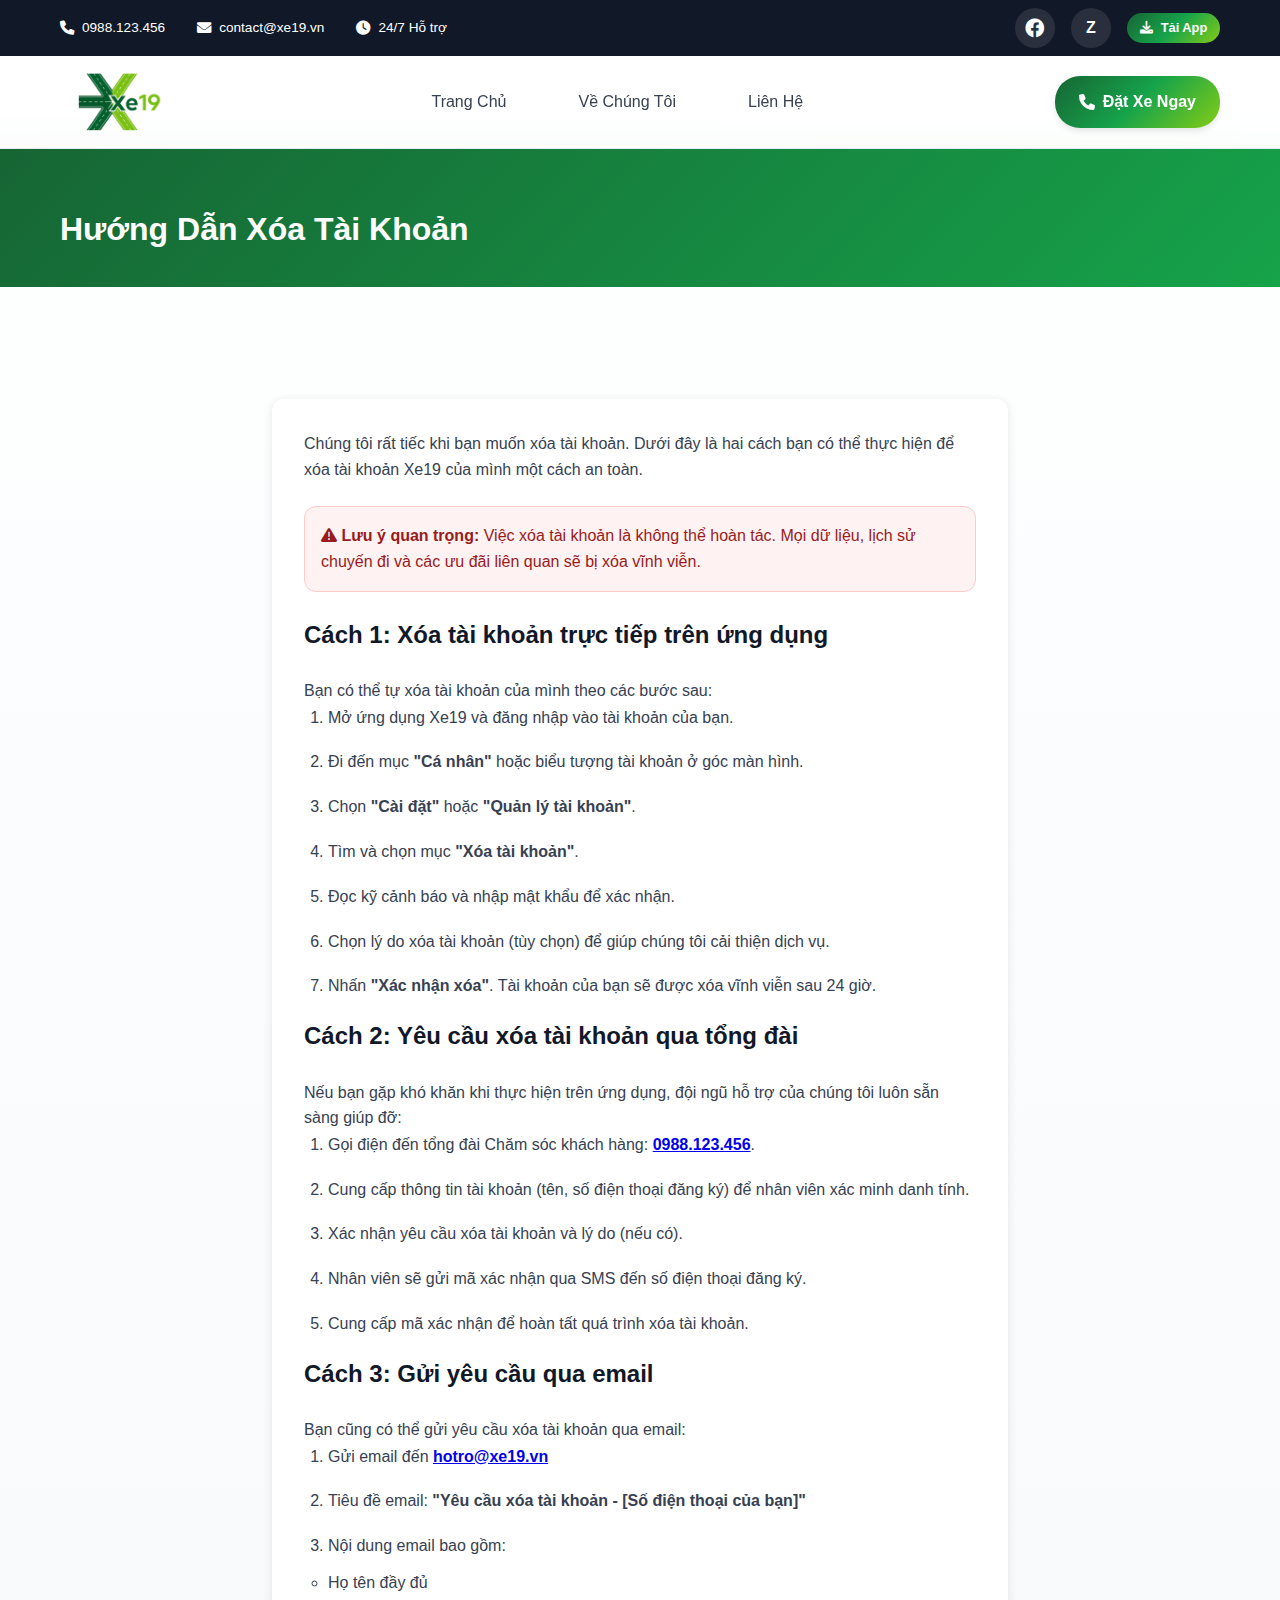
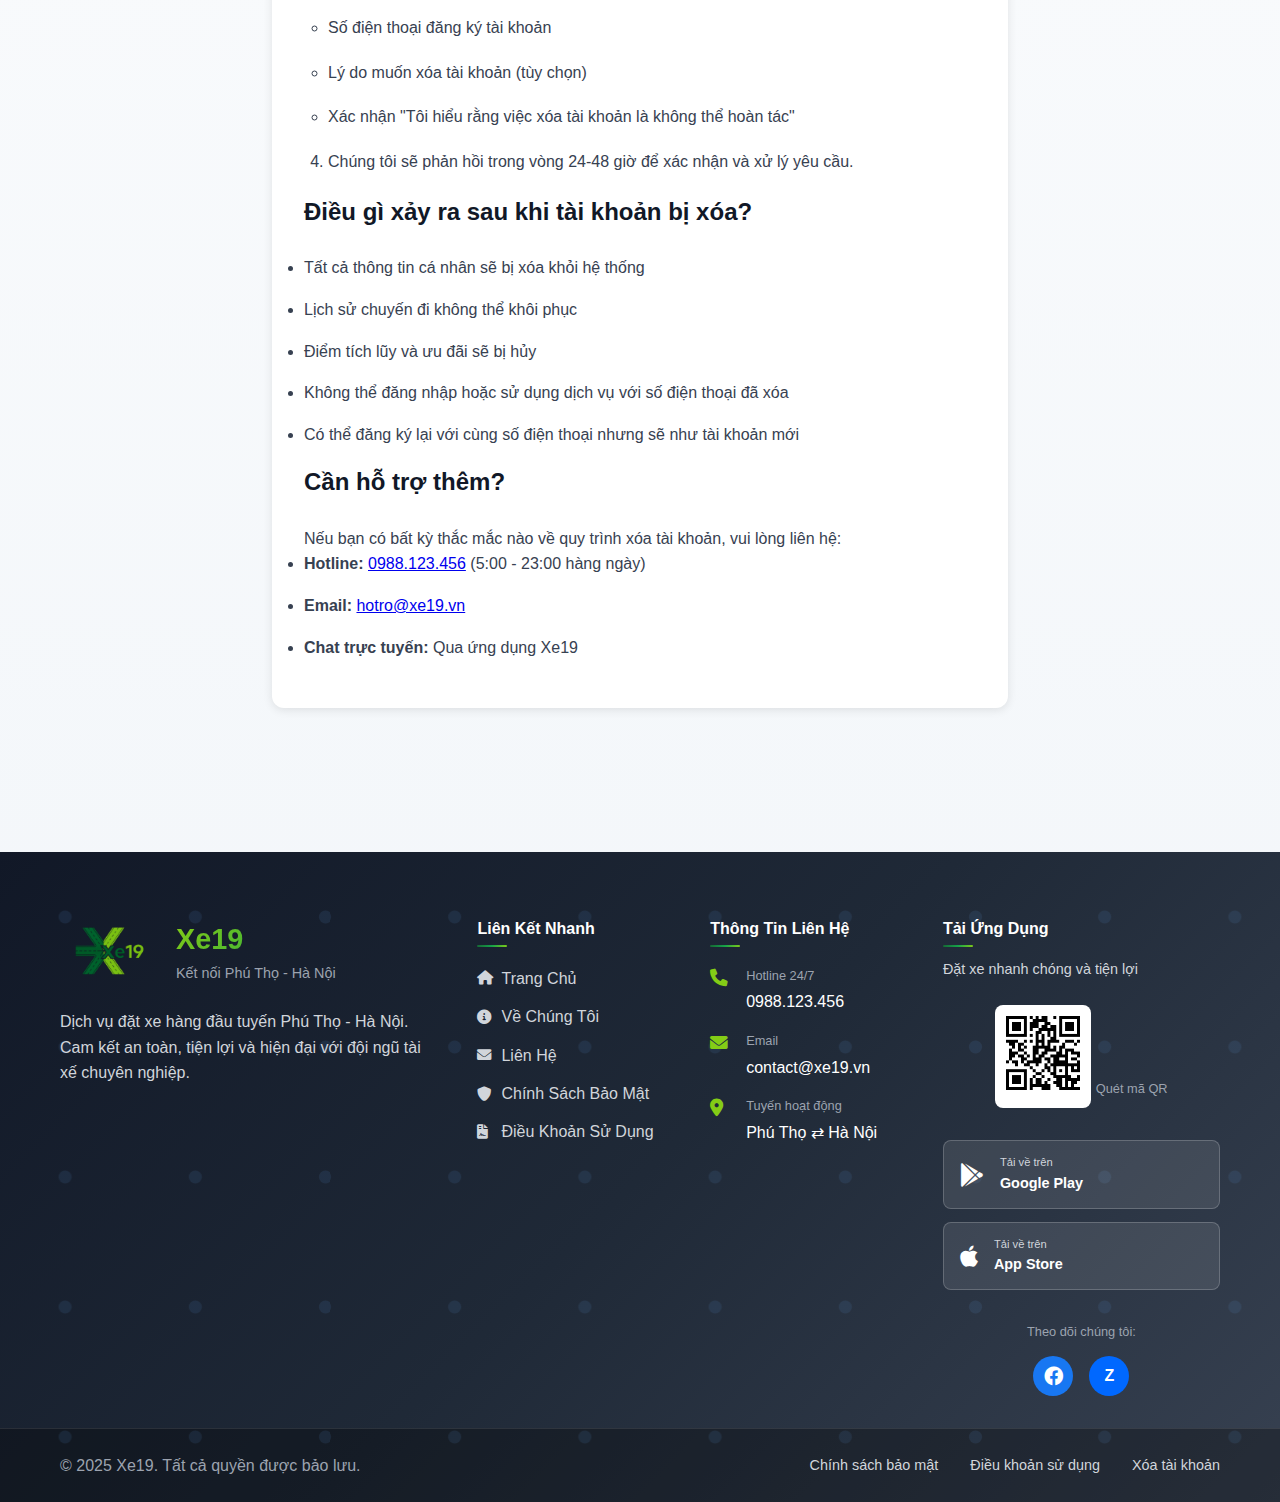
<file: delete-account.html>
<!DOCTYPE html>
<html lang="vi">
<head>
    <meta charset="UTF-8">
    <meta name="viewport" content="width=device-width, initial-scale=1.0">
    <title>Hướng Dẫn Xóa Tài Khoản - Xe19</title>
    <meta name="description" content="Hướng dẫn chi tiết cách xóa tài khoản người dùng trên ứng dụng Xe19.">
    <link rel="icon" type="image/png" href="images/favicon.png">
    <link rel="stylesheet" href="css/styles.css">
    <link rel="stylesheet" href="https://cdnjs.cloudflare.com/ajax/libs/font-awesome/6.0.0/css/all.min.css">
    <style>
        .policy-hero {
            background: linear-gradient(135deg, var(--primary-color), var(--secondary-color));
            color: white;
            padding: 4rem 0 2rem;
            margin-top: 140px;
        }
        
        .policy-content {
            max-width: 800px;
            margin: 0 auto;
            padding: 2rem;
        }
        
        .policy-section {
            background: white;
            padding: 2rem;
            margin-bottom: 2rem;
            border-radius: var(--border-radius);
            box-shadow: 0 2px 10px rgba(0,0,0,0.1);
        }
        
        .policy-section h2 {
            color: var(--dark-color);
            margin-bottom: 1.5rem;
            font-size: 1.5rem;
        }
        
        .policy-section ol {
            margin-left: 1.5rem;
            line-height: 1.8;
        }

        .policy-section li {
            margin-bottom: 1rem;
        }

        .warning-box {
            background: #fef2f2;
            border: 1px solid #fecaca;
            border-radius: var(--border-radius);
            padding: 1rem;
            margin: 1.5rem 0;
        }

        .warning-box p {
            color: #991b1b;
            margin: 0;
            font-weight: 500;
        }
    </style>
</head>
<body>
     <!-- Header -->
    <header class="header">
        <div class="header-top">
            <div class="container">
                <div class="header-info">
                    <div class="contact-info">
                        <span class="info-item">
                            <i class="fas fa-phone"></i>
                            <a href="tel:0988123456">0988.123.456</a>
                        </span>
                        <span class="info-item">
                            <i class="fas fa-envelope"></i>
                            <a href="mailto:contact@xe19.vn">contact@xe19.vn</a>
                        </span>
                        <span class="info-item">
                            <i class="fas fa-clock"></i>
                            <span>24/7 Hỗ trợ</span>
                        </span>
                    </div>
                    <div class="header-social">
                        <a href="https://www.facebook.com/xe19.vn" target="_blank" class="social-link">
                            <i class="fab fa-facebook"></i>
                        </a>
                        <a href="https://zalo.me/0988123456" target="_blank" class="social-link">
                            <span class="zalo-icon">Z</span>
                        </a>
                        <a href="#" class="download-link">
                            <i class="fas fa-download"></i>
                            <span>Tải App</span>
                        </a>
                    </div>
                </div>
            </div>
        </div>
        
        <nav class="navbar">
            <div class="container">
                <div class="nav-content">
                    <div class="nav-brand">
                        <a href="index.html" class="logo">
                            <div class="logo-icon">
                                <img src="images/logo.png" alt="Xe19 Logo" class="logo-image">
                            </div>
                        </a>
                    </div>
                    
                    <div class="nav-center">
                        <ul class="nav-menu" id="navMenu">
                            <li><a href="index.html" class="nav-link">Trang Chủ</a></li>
                            <li><a href="about.html" class="nav-link">Về Chúng Tôi</a></li>
                            <li><a href="contact.html" class="nav-link">Liên Hệ</a></li>
                        </ul>
                    </div>
                    
                    <div class="nav-actions">
                        <a href="tel:0988123456" class="cta-button">
                            <i class="fas fa-phone"></i>
                            <span>Đặt Xe Ngay</span>
                        </a>
                        <button class="nav-toggle" id="navToggle">
                            <span></span>
                            <span></span>
                            <span></span>
                        </button>
                    </div>
                </div>
            </div>
        </nav>
    </header>
    <!-- Policy Hero -->
    <section class="policy-hero">
        <div class="container">
            <h1>Hướng Dẫn Xóa Tài Khoản</h1>
        </div>
    </section>

    <!-- Policy Content -->
    <section class="section">
        <div class="policy-content">
            <div class="policy-section">
                <p>Chúng tôi rất tiếc khi bạn muốn xóa tài khoản. Dưới đây là hai cách bạn có thể thực hiện để xóa tài khoản Xe19 của mình một cách an toàn.</p>
                
                <div class="warning-box">
                    <p><i class="fas fa-exclamation-triangle"></i> <strong>Lưu ý quan trọng:</strong> Việc xóa tài khoản là không thể hoàn tác. Mọi dữ liệu, lịch sử chuyến đi và các ưu đãi liên quan sẽ bị xóa vĩnh viễn.</p>
                </div>
                
                <h2>Cách 1: Xóa tài khoản trực tiếp trên ứng dụng</h2>
                <p>Bạn có thể tự xóa tài khoản của mình theo các bước sau:</p>
                <ol>
                    <li>Mở ứng dụng Xe19 và đăng nhập vào tài khoản của bạn.</li>
                    <li>Đi đến mục <strong>"Cá nhân"</strong> hoặc biểu tượng tài khoản ở góc màn hình.</li>
                    <li>Chọn <strong>"Cài đặt"</strong> hoặc <strong>"Quản lý tài khoản"</strong>.</li>
                    <li>Tìm và chọn mục <strong>"Xóa tài khoản"</strong>.</li>
                    <li>Đọc kỹ cảnh báo và nhập mật khẩu để xác nhận.</li>
                    <li>Chọn lý do xóa tài khoản (tùy chọn) để giúp chúng tôi cải thiện dịch vụ.</li>
                    <li>Nhấn <strong>"Xác nhận xóa"</strong>. Tài khoản của bạn sẽ được xóa vĩnh viễn sau 24 giờ.</li>
                </ol>
                
                <h2>Cách 2: Yêu cầu xóa tài khoản qua tổng đài</h2>
                <p>Nếu bạn gặp khó khăn khi thực hiện trên ứng dụng, đội ngũ hỗ trợ của chúng tôi luôn sẵn sàng giúp đỡ:</p>
                <ol>
                    <li>Gọi điện đến tổng đài Chăm sóc khách hàng: <a href="tel:0988123456"><strong>0988.123.456</strong></a>.</li>
                    <li>Cung cấp thông tin tài khoản (tên, số điện thoại đăng ký) để nhân viên xác minh danh tính.</li>
                    <li>Xác nhận yêu cầu xóa tài khoản và lý do (nếu có).</li>
                    <li>Nhân viên sẽ gửi mã xác nhận qua SMS đến số điện thoại đăng ký.</li>
                    <li>Cung cấp mã xác nhận để hoàn tất quá trình xóa tài khoản.</li>
                </ol>
                
                <h2>Cách 3: Gửi yêu cầu qua email</h2>
                <p>Bạn cũng có thể gửi yêu cầu xóa tài khoản qua email:</p>
                <ol>
                    <li>Gửi email đến <a href="mailto:hotro@xe19.vn"><strong>hotro@xe19.vn</strong></a></li>
                    <li>Tiêu đề email: <strong>"Yêu cầu xóa tài khoản - [Số điện thoại của bạn]"</strong></li>
                    <li>Nội dung email bao gồm:
                        <ul style="margin-top: 0.5rem;">
                            <li>Họ tên đầy đủ</li>
                            <li>Số điện thoại đăng ký tài khoản</li>
                            <li>Lý do muốn xóa tài khoản (tùy chọn)</li>
                            <li>Xác nhận "Tôi hiểu rằng việc xóa tài khoản là không thể hoàn tác"</li>
                        </ul>
                    </li>
                    <li>Chúng tôi sẽ phản hồi trong vòng 24-48 giờ để xác nhận và xử lý yêu cầu.</li>
                </ol>
                
                <h2>Điều gì xảy ra sau khi tài khoản bị xóa?</h2>
                <ul>
                    <li>Tất cả thông tin cá nhân sẽ bị xóa khỏi hệ thống</li>
                    <li>Lịch sử chuyến đi không thể khôi phục</li>
                    <li>Điểm tích lũy và ưu đãi sẽ bị hủy</li>
                    <li>Không thể đăng nhập hoặc sử dụng dịch vụ với số điện thoại đã xóa</li>
                    <li>Có thể đăng ký lại với cùng số điện thoại nhưng sẽ như tài khoản mới</li>
                </ul>
                
                <h2>Cần hỗ trợ thêm?</h2>
                <p>Nếu bạn có bất kỳ thắc mắc nào về quy trình xóa tài khoản, vui lòng liên hệ:</p>
                <ul>
                    <li><strong>Hotline:</strong> <a href="tel:0988123456">0988.123.456</a> (5:00 - 23:00 hàng ngày)</li>
                    <li><strong>Email:</strong> <a href="mailto:hotro@xe19.vn">hotro@xe19.vn</a></li>
                    <li><strong>Chat trực tuyến:</strong> Qua ứng dụng Xe19</li>
                </ul>
            </div>
        </div>
    </section>

          <!-- Footer -->
    <footer class="footer">
        <div class="footer-main">
            <div class="container">
                <div class="footer-content">
                    <!-- Company Info -->
                    <div class="footer-company">
                        <div class="footer-logo-section">
                            <div class="footer-logo">
                                <div class="logo-icon">
                                    <img src="images/logo.png" alt="Xe19 Logo" class="logo-image">
                                </div>
                                <div class="logo-text">
                                    <h3>Xe19</h3>
                                    <p>Kết nối Phú Thọ - Hà Nội</p>
                                </div>
                            </div>
                        </div>
                        <p class="company-desc">Dịch vụ đặt xe hàng đầu tuyến Phú Thọ - Hà Nội. Cam kết an toàn, tiện lợi và hiện đại với đội ngũ tài xế chuyên nghiệp.</p>
                    </div>
                    
                    <!-- Quick Links -->
                    <div class="footer-links">
                        <h4>Liên Kết Nhanh</h4>
                        <ul>
                            <li><a href="index.html"><i class="fas fa-home"></i> Trang Chủ</a></li>
                            <li><a href="about.html"><i class="fas fa-info-circle"></i> Về Chúng Tôi</a></li>
                            <li><a href="contact.html"><i class="fas fa-envelope"></i> Liên Hệ</a></li>
                            <li><a href="privacy.html"><i class="fas fa-shield-alt"></i> Chính Sách Bảo Mật</a></li>
                            <li><a href="terms.html"><i class="fas fa-file-contract"></i> Điều Khoản Sử Dụng</a></li>
                        </ul>
                    </div>
                    
                    <!-- Contact Info -->
                    <div class="footer-contact">
                        <h4>Thông Tin Liên Hệ</h4>
                        <div class="contact-list">
                            <div class="contact-item">
                                <i class="fas fa-phone"></i>
                                <div class="contact-details">
                                    <span class="contact-label">Hotline 24/7</span>
                                    <a href="tel:0988123456" class="contact-value">0988.123.456</a>
                                </div>
                            </div>
                            <div class="contact-item">
                                <i class="fas fa-envelope"></i>
                                <div class="contact-details">
                                    <span class="contact-label">Email</span>
                                    <a href="mailto:contact@xe19.vn" class="contact-value">contact@xe19.vn</a>
                                </div>
                            </div>
                            <div class="contact-item">
                                <i class="fas fa-map-marker-alt"></i>
                                <div class="contact-details">
                                    <span class="contact-label">Tuyến hoạt động</span>
                                    <span class="contact-value">Phú Thọ ⇄ Hà Nội</span>
                                </div>
                            </div>
                        </div>
                    </div>
                    
                    <!-- App Download -->
                    <div class="footer-download">
                        <h4>Tải Ứng Dụng</h4>
                        <p class="download-desc">Đặt xe nhanh chóng và tiện lợi</p>
                        
                        <div class="download-options">
                            <div class="qr-section">
                                <div class="qr-code">
                                    <img src="./images/QR.png" alt="QR Code" />
                                </div>
                                <span class="qr-label">Quét mã QR</span>
                            </div>
                            
                            <div class="store-buttons">
                                <a href="https://play.google.com/store/apps" target="_blank" class="store-btn">
                                    <i class="fab fa-google-play"></i>
                                    <div class="btn-text">
                                        <span class="btn-small">Tải về trên</span>
                                        <span class="btn-large">Google Play</span>
                                    </div>
                                </a>
                                
                                <a href="https://apps.apple.com/vn/app" target="_blank" class="store-btn">
                                    <i class="fab fa-apple"></i>
                                    <div class="btn-text">
                                        <span class="btn-small">Tải về trên</span>
                                        <span class="btn-large">App Store</span>
                                    </div>
                                </a>
                            </div>
                        </div>
                        
                        <div class="social-section">
                            <span class="social-label">Theo dõi chúng tôi:</span>
                            <div class="social-links">
                                <a href="https://www.facebook.com/xe19.vn" target="_blank" class="social-link facebook">
                                    <i class="fab fa-facebook"></i>
                                </a>
                                <a href="https://zalo.me/0988123456" target="_blank" class="social-link zalo">
                                    <span class="zalo-icon">Z</span>
                                </a>
                            </div>
                        </div>
                    </div>
                </div>
            </div>
        </div>
        
        <div class="footer-bottom">
            <div class="container">
                <div class="footer-bottom-content">
                    <div class="copyright">
                        <p>&copy; 2025 Xe19. Tất cả quyền được bảo lưu.</p>
                    </div>
                    <div class="footer-bottom-links">
                        <a href="privacy.html">Chính sách bảo mật</a>
                        <a href="terms.html">Điều khoản sử dụng</a>
                        <a href="delete-account.html">Xóa tài khoản</a>
                    </div>
                </div>
            </div>
        </div>
    </footer>

    <!-- Back to Top Button -->
    <button class="back-to-top" id="backToTop" aria-label="Quay lại đầu trang">
        <i class="fas fa-chevron-up"></i>
    </button>

    <script src="js/main.js"></script>
</body>
</html>
</file>
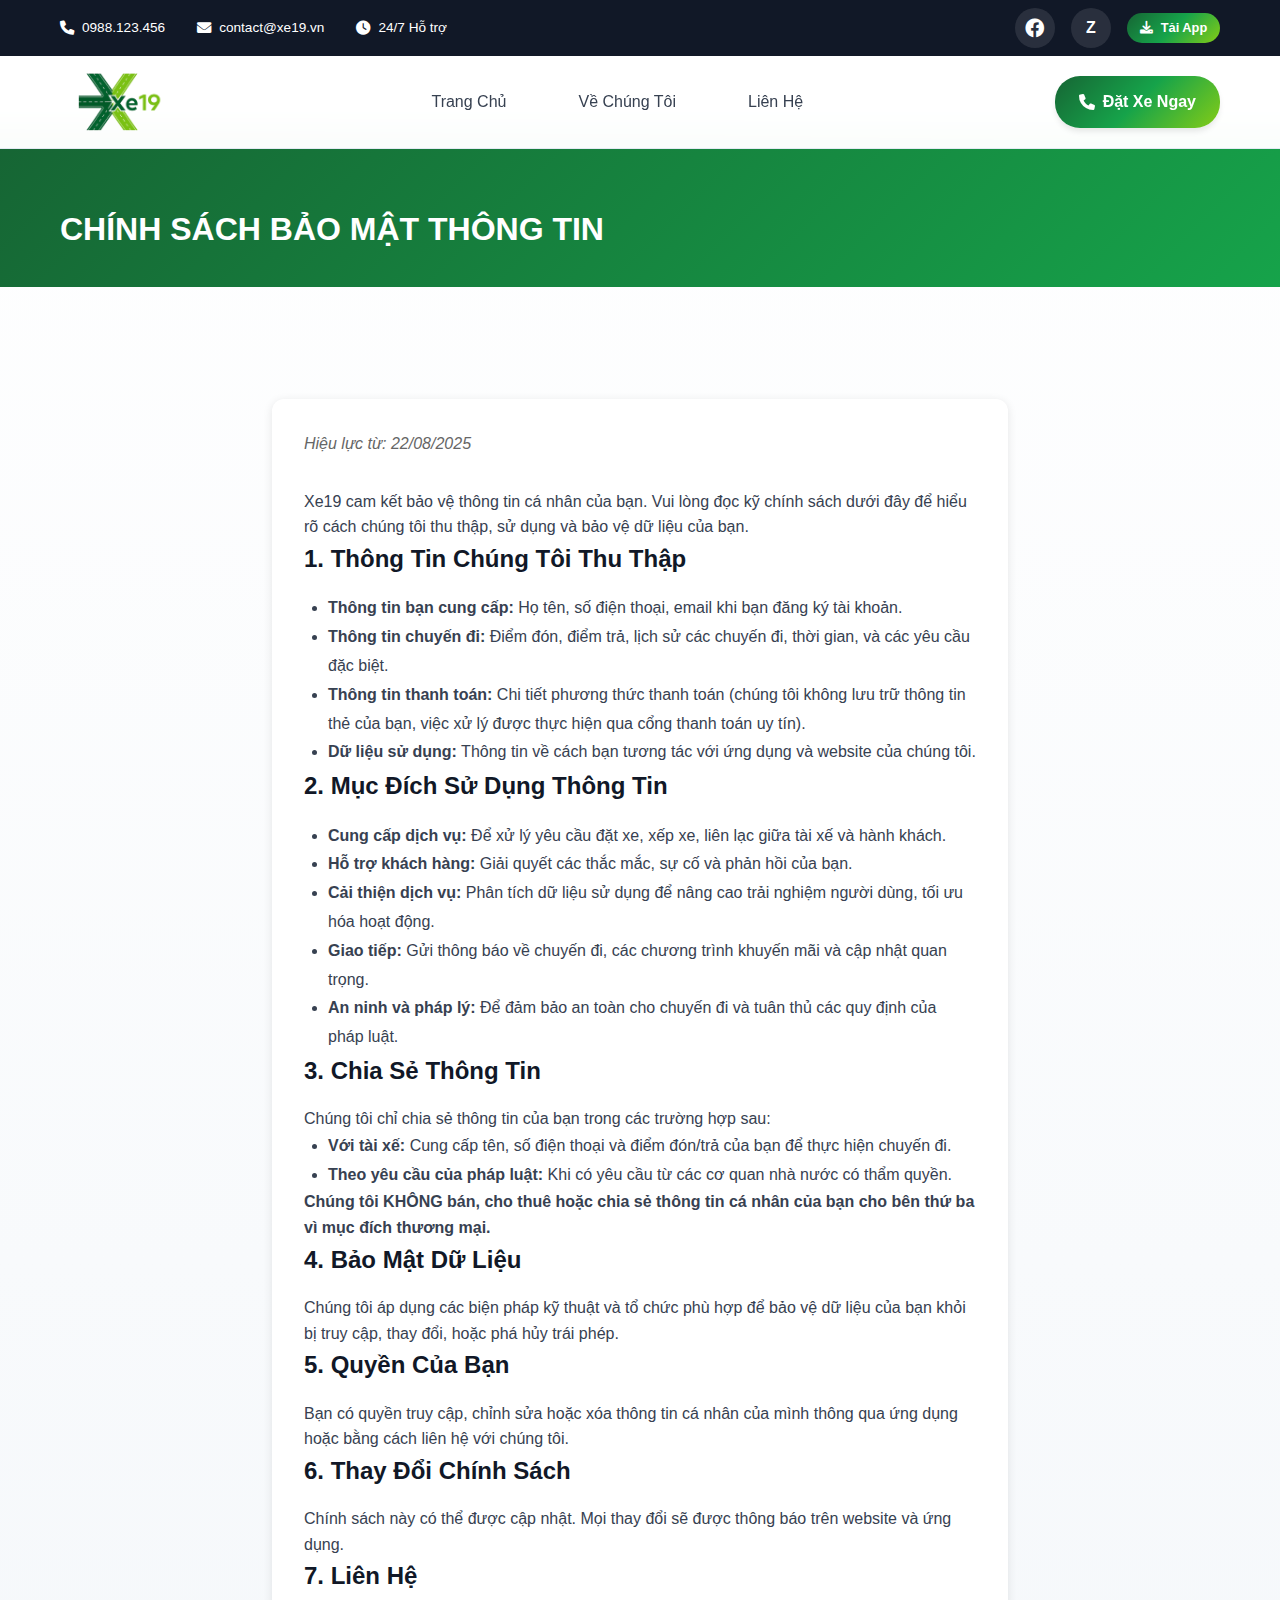
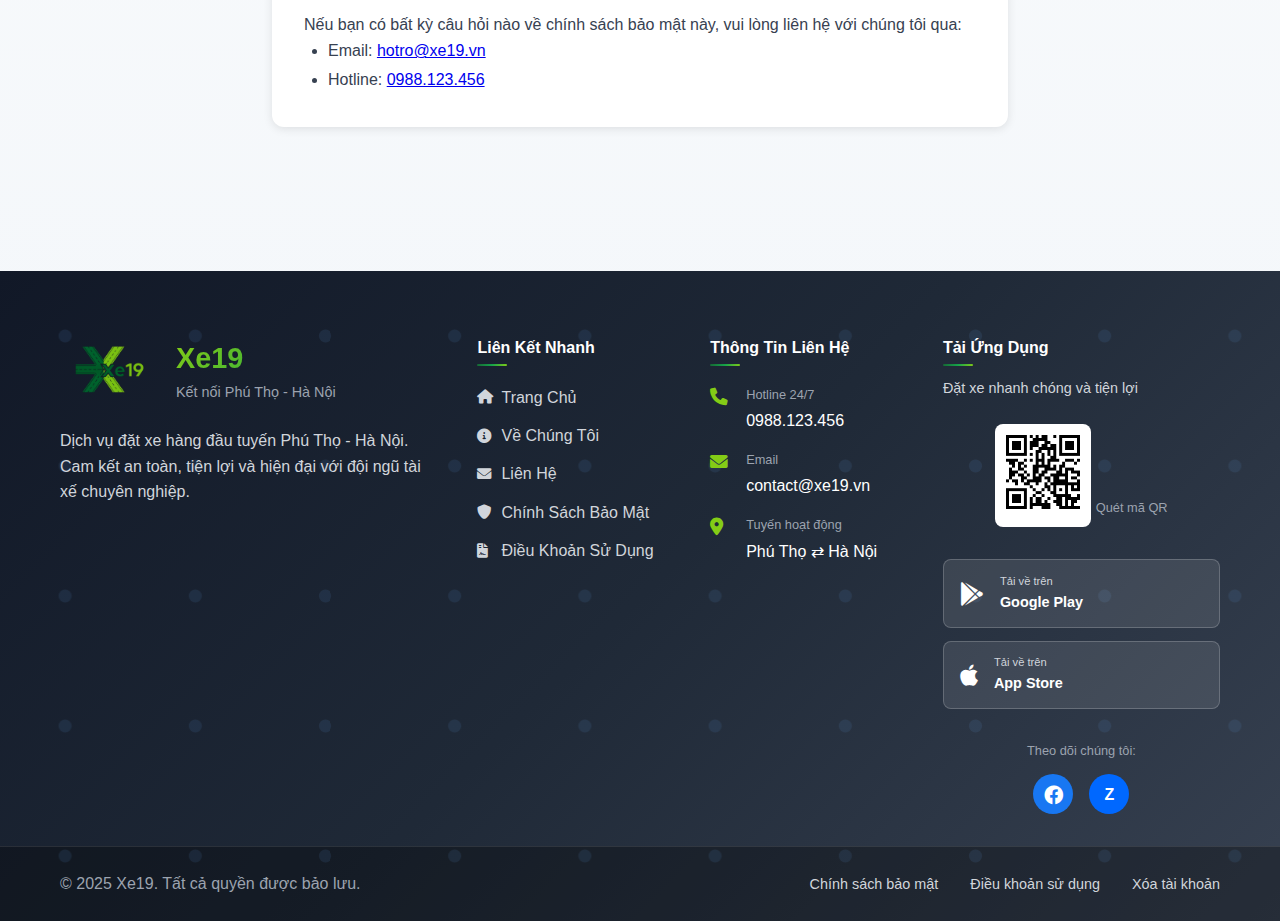
<file: privacy.html>
<!DOCTYPE html>
<html lang="vi">
<head>
    <meta charset="UTF-8">
    <meta name="viewport" content="width=device-width, initial-scale=1.0">
    <title>Chính Sách Bảo Mật - Xe19</title>
    <meta name="description" content="Chính sách bảo mật thông tin của Xe19 - Cam kết bảo vệ thông tin cá nhân của khách hàng.">
    <link rel="icon" type="image/png" href="images/favicon.png">
    <link rel="stylesheet" href="css/styles.css">
    <link rel="stylesheet" href="https://cdnjs.cloudflare.com/ajax/libs/font-awesome/6.0.0/css/all.min.css">
    <style>
        .policy-hero {
            background: linear-gradient(135deg, var(--primary-color), var(--secondary-color));
            color: white;
            padding: 4rem 0 2rem;
            margin-top: 140px;
        }
        
        .policy-content {
            max-width: 800px;
            margin: 0 auto;
            padding: 2rem;
        }
        
        .policy-section {
            background: white;
            padding: 2rem;
            margin-bottom: 2rem;
            border-radius: var(--border-radius);
            box-shadow: 0 2px 10px rgba(0,0,0,0.1);
        }
        
        .policy-section h2 {
            color: var(--dark-color);
            margin-bottom: 1rem;
            font-size: 1.5rem;
        }
        
        .policy-section h3 {
            color: var(--primary-color);
            margin: 1.5rem 0 1rem;
        }
        
        .policy-section ul {
            margin-left: 1.5rem;
            line-height: 1.8;
        }
        
        .policy-date {
            color: #666;
            font-style: italic;
            margin-bottom: 2rem;
        }
    </style>
</head>
<body>
    <!-- Header -->
    <header class="header">
        <div class="header-top">
            <div class="container">
                <div class="header-info">
                    <div class="contact-info">
                        <span class="info-item">
                            <i class="fas fa-phone"></i>
                            <a href="tel:0988123456">0988.123.456</a>
                        </span>
                        <span class="info-item">
                            <i class="fas fa-envelope"></i>
                            <a href="mailto:contact@xe19.vn">contact@xe19.vn</a>
                        </span>
                        <span class="info-item">
                            <i class="fas fa-clock"></i>
                            <span>24/7 Hỗ trợ</span>
                        </span>
                    </div>
                    <div class="header-social">
                        <a href="https://www.facebook.com/xe19.vn" target="_blank" class="social-link">
                            <i class="fab fa-facebook"></i>
                        </a>
                        <a href="https://zalo.me/0988123456" target="_blank" class="social-link">
                            <span class="zalo-icon">Z</span>
                        </a>
                        <a href="#" class="download-link">
                            <i class="fas fa-download"></i>
                            <span>Tải App</span>
                        </a>
                    </div>
                </div>
            </div>
        </div>
        
        <nav class="navbar">
            <div class="container">
                <div class="nav-content">
                    <div class="nav-brand">
                        <a href="index.html" class="logo">
                            <div class="logo-icon">
                                <img src="images/logo.png" alt="Xe19 Logo" class="logo-image">
                            </div>
                        </a>
                    </div>
                    
                    <div class="nav-center">
                        <ul class="nav-menu" id="navMenu">
                            <li><a href="index.html" class="nav-link">Trang Chủ</a></li>
                            <li><a href="about.html" class="nav-link">Về Chúng Tôi</a></li>
                            <li><a href="contact.html" class="nav-link">Liên Hệ</a></li>
                        </ul>
                    </div>
                    
                    <div class="nav-actions">
                        <a href="tel:0988123456" class="cta-button">
                            <i class="fas fa-phone"></i>
                            <span>Đặt Xe Ngay</span>
                        </a>
                        <button class="nav-toggle" id="navToggle">
                            <span></span>
                            <span></span>
                            <span></span>
                        </button>
                    </div>
                </div>
            </div>
        </nav>
    </header>

    <!-- Policy Hero -->
    <section class="policy-hero">
        <div class="container">
            <h1>CHÍNH SÁCH BẢO MẬT THÔNG TIN</h1>
        </div>
    </section>

    <!-- Policy Content -->
    <section class="section">
        <div class="policy-content">
            <div class="policy-section">
                <p class="policy-date">Hiệu lực từ: 22/08/2025</p>
                
                <p>Xe19 cam kết bảo vệ thông tin cá nhân của bạn. Vui lòng đọc kỹ chính sách dưới đây để hiểu rõ cách chúng tôi thu thập, sử dụng và bảo vệ dữ liệu của bạn.</p>
                
                <h2>1. Thông Tin Chúng Tôi Thu Thập</h2>
                <ul>
                    <li><strong>Thông tin bạn cung cấp:</strong> Họ tên, số điện thoại, email khi bạn đăng ký tài khoản.</li>
                    <li><strong>Thông tin chuyến đi:</strong> Điểm đón, điểm trả, lịch sử các chuyến đi, thời gian, và các yêu cầu đặc biệt.</li>
                    <li><strong>Thông tin thanh toán:</strong> Chi tiết phương thức thanh toán (chúng tôi không lưu trữ thông tin thẻ của bạn, việc xử lý được thực hiện qua cổng thanh toán uy tín).</li>
                    <li><strong>Dữ liệu sử dụng:</strong> Thông tin về cách bạn tương tác với ứng dụng và website của chúng tôi.</li>
                </ul>
                
                <h2>2. Mục Đích Sử Dụng Thông Tin</h2>
                <ul>
                    <li><strong>Cung cấp dịch vụ:</strong> Để xử lý yêu cầu đặt xe, xếp xe, liên lạc giữa tài xế và hành khách.</li>
                    <li><strong>Hỗ trợ khách hàng:</strong> Giải quyết các thắc mắc, sự cố và phản hồi của bạn.</li>
                    <li><strong>Cải thiện dịch vụ:</strong> Phân tích dữ liệu sử dụng để nâng cao trải nghiệm người dùng, tối ưu hóa hoạt động.</li>
                    <li><strong>Giao tiếp:</strong> Gửi thông báo về chuyến đi, các chương trình khuyến mãi và cập nhật quan trọng.</li>
                    <li><strong>An ninh và pháp lý:</strong> Để đảm bảo an toàn cho chuyến đi và tuân thủ các quy định của pháp luật.</li>
                </ul>
                
                <h2>3. Chia Sẻ Thông Tin</h2>
                <p>Chúng tôi chỉ chia sẻ thông tin của bạn trong các trường hợp sau:</p>
                <ul>
                    <li><strong>Với tài xế:</strong> Cung cấp tên, số điện thoại và điểm đón/trả của bạn để thực hiện chuyến đi.</li>
                    <li><strong>Theo yêu cầu của pháp luật:</strong> Khi có yêu cầu từ các cơ quan nhà nước có thẩm quyền.</li>
                </ul>
                <p><strong>Chúng tôi KHÔNG bán, cho thuê hoặc chia sẻ thông tin cá nhân của bạn cho bên thứ ba vì mục đích thương mại.</strong></p>
                
                <h2>4. Bảo Mật Dữ Liệu</h2>
                <p>Chúng tôi áp dụng các biện pháp kỹ thuật và tổ chức phù hợp để bảo vệ dữ liệu của bạn khỏi bị truy cập, thay đổi, hoặc phá hủy trái phép.</p>
                
                <h2>5. Quyền Của Bạn</h2>
                <p>Bạn có quyền truy cập, chỉnh sửa hoặc xóa thông tin cá nhân của mình thông qua ứng dụng hoặc bằng cách liên hệ với chúng tôi.</p>
                
                <h2>6. Thay Đổi Chính Sách</h2>
                <p>Chính sách này có thể được cập nhật. Mọi thay đổi sẽ được thông báo trên website và ứng dụng.</p>
                
                <h2>7. Liên Hệ</h2>
                <p>Nếu bạn có bất kỳ câu hỏi nào về chính sách bảo mật này, vui lòng liên hệ với chúng tôi qua:</p>
                <ul>
                    <li>Email: <a href="mailto:hotro@xe19.vn">hotro@xe19.vn</a></li>
                    <li>Hotline: <a href="tel:0988123456">0988.123.456</a></li>
                </ul>
            </div>
        </div>
    </section>

          <!-- Footer -->
    <footer class="footer">
        <div class="footer-main">
            <div class="container">
                <div class="footer-content">
                    <!-- Company Info -->
                    <div class="footer-company">
                        <div class="footer-logo-section">
                            <div class="footer-logo">
                                <div class="logo-icon">
                                    <img src="images/logo.png" alt="Xe19 Logo" class="logo-image">
                                </div>
                                <div class="logo-text">
                                    <h3>Xe19</h3>
                                    <p>Kết nối Phú Thọ - Hà Nội</p>
                                </div>
                            </div>
                        </div>
                        <p class="company-desc">Dịch vụ đặt xe hàng đầu tuyến Phú Thọ - Hà Nội. Cam kết an toàn, tiện lợi và hiện đại với đội ngũ tài xế chuyên nghiệp.</p>
                    </div>
                    
                    <!-- Quick Links -->
                    <div class="footer-links">
                        <h4>Liên Kết Nhanh</h4>
                        <ul>
                            <li><a href="index.html"><i class="fas fa-home"></i> Trang Chủ</a></li>
                            <li><a href="about.html"><i class="fas fa-info-circle"></i> Về Chúng Tôi</a></li>
                            <li><a href="contact.html"><i class="fas fa-envelope"></i> Liên Hệ</a></li>
                            <li><a href="privacy.html"><i class="fas fa-shield-alt"></i> Chính Sách Bảo Mật</a></li>
                            <li><a href="terms.html"><i class="fas fa-file-contract"></i> Điều Khoản Sử Dụng</a></li>
                        </ul>
                    </div>
                    
                    <!-- Contact Info -->
                    <div class="footer-contact">
                        <h4>Thông Tin Liên Hệ</h4>
                        <div class="contact-list">
                            <div class="contact-item">
                                <i class="fas fa-phone"></i>
                                <div class="contact-details">
                                    <span class="contact-label">Hotline 24/7</span>
                                    <a href="tel:0988123456" class="contact-value">0988.123.456</a>
                                </div>
                            </div>
                            <div class="contact-item">
                                <i class="fas fa-envelope"></i>
                                <div class="contact-details">
                                    <span class="contact-label">Email</span>
                                    <a href="mailto:contact@xe19.vn" class="contact-value">contact@xe19.vn</a>
                                </div>
                            </div>
                            <div class="contact-item">
                                <i class="fas fa-map-marker-alt"></i>
                                <div class="contact-details">
                                    <span class="contact-label">Tuyến hoạt động</span>
                                    <span class="contact-value">Phú Thọ ⇄ Hà Nội</span>
                                </div>
                            </div>
                        </div>
                    </div>
                    
                    <!-- App Download -->
                    <div class="footer-download">
                        <h4>Tải Ứng Dụng</h4>
                        <p class="download-desc">Đặt xe nhanh chóng và tiện lợi</p>
                        
                        <div class="download-options">
                            <div class="qr-section">
                                <div class="qr-code">
                                    <img src="./images/QR.png" alt="QR Code" />
                                </div>
                                <span class="qr-label">Quét mã QR</span>
                            </div>
                            
                            <div class="store-buttons">
                                <a href="https://play.google.com/store/apps" target="_blank" class="store-btn">
                                    <i class="fab fa-google-play"></i>
                                    <div class="btn-text">
                                        <span class="btn-small">Tải về trên</span>
                                        <span class="btn-large">Google Play</span>
                                    </div>
                                </a>
                                
                                <a href="https://apps.apple.com/vn/app" target="_blank" class="store-btn">
                                    <i class="fab fa-apple"></i>
                                    <div class="btn-text">
                                        <span class="btn-small">Tải về trên</span>
                                        <span class="btn-large">App Store</span>
                                    </div>
                                </a>
                            </div>
                        </div>
                        
                        <div class="social-section">
                            <span class="social-label">Theo dõi chúng tôi:</span>
                            <div class="social-links">
                                <a href="https://www.facebook.com/xe19.vn" target="_blank" class="social-link facebook">
                                    <i class="fab fa-facebook"></i>
                                </a>
                                <a href="https://zalo.me/0988123456" target="_blank" class="social-link zalo">
                                    <span class="zalo-icon">Z</span>
                                </a>
                            </div>
                        </div>
                    </div>
                </div>
            </div>
        </div>
        
        <div class="footer-bottom">
            <div class="container">
                <div class="footer-bottom-content">
                    <div class="copyright">
                        <p>&copy; 2025 Xe19. Tất cả quyền được bảo lưu.</p>
                    </div>
                    <div class="footer-bottom-links">
                        <a href="privacy.html">Chính sách bảo mật</a>
                        <a href="terms.html">Điều khoản sử dụng</a>
                        <a href="delete-account.html">Xóa tài khoản</a>
                    </div>
                </div>
            </div>
        </div>
    </footer>

    <!-- Back to Top Button -->
    <button class="back-to-top" id="backToTop" aria-label="Quay lại đầu trang">
        <i class="fas fa-chevron-up"></i>
    </button>

    <script src="js/main.js"></script>
</body>
</html>
</file>
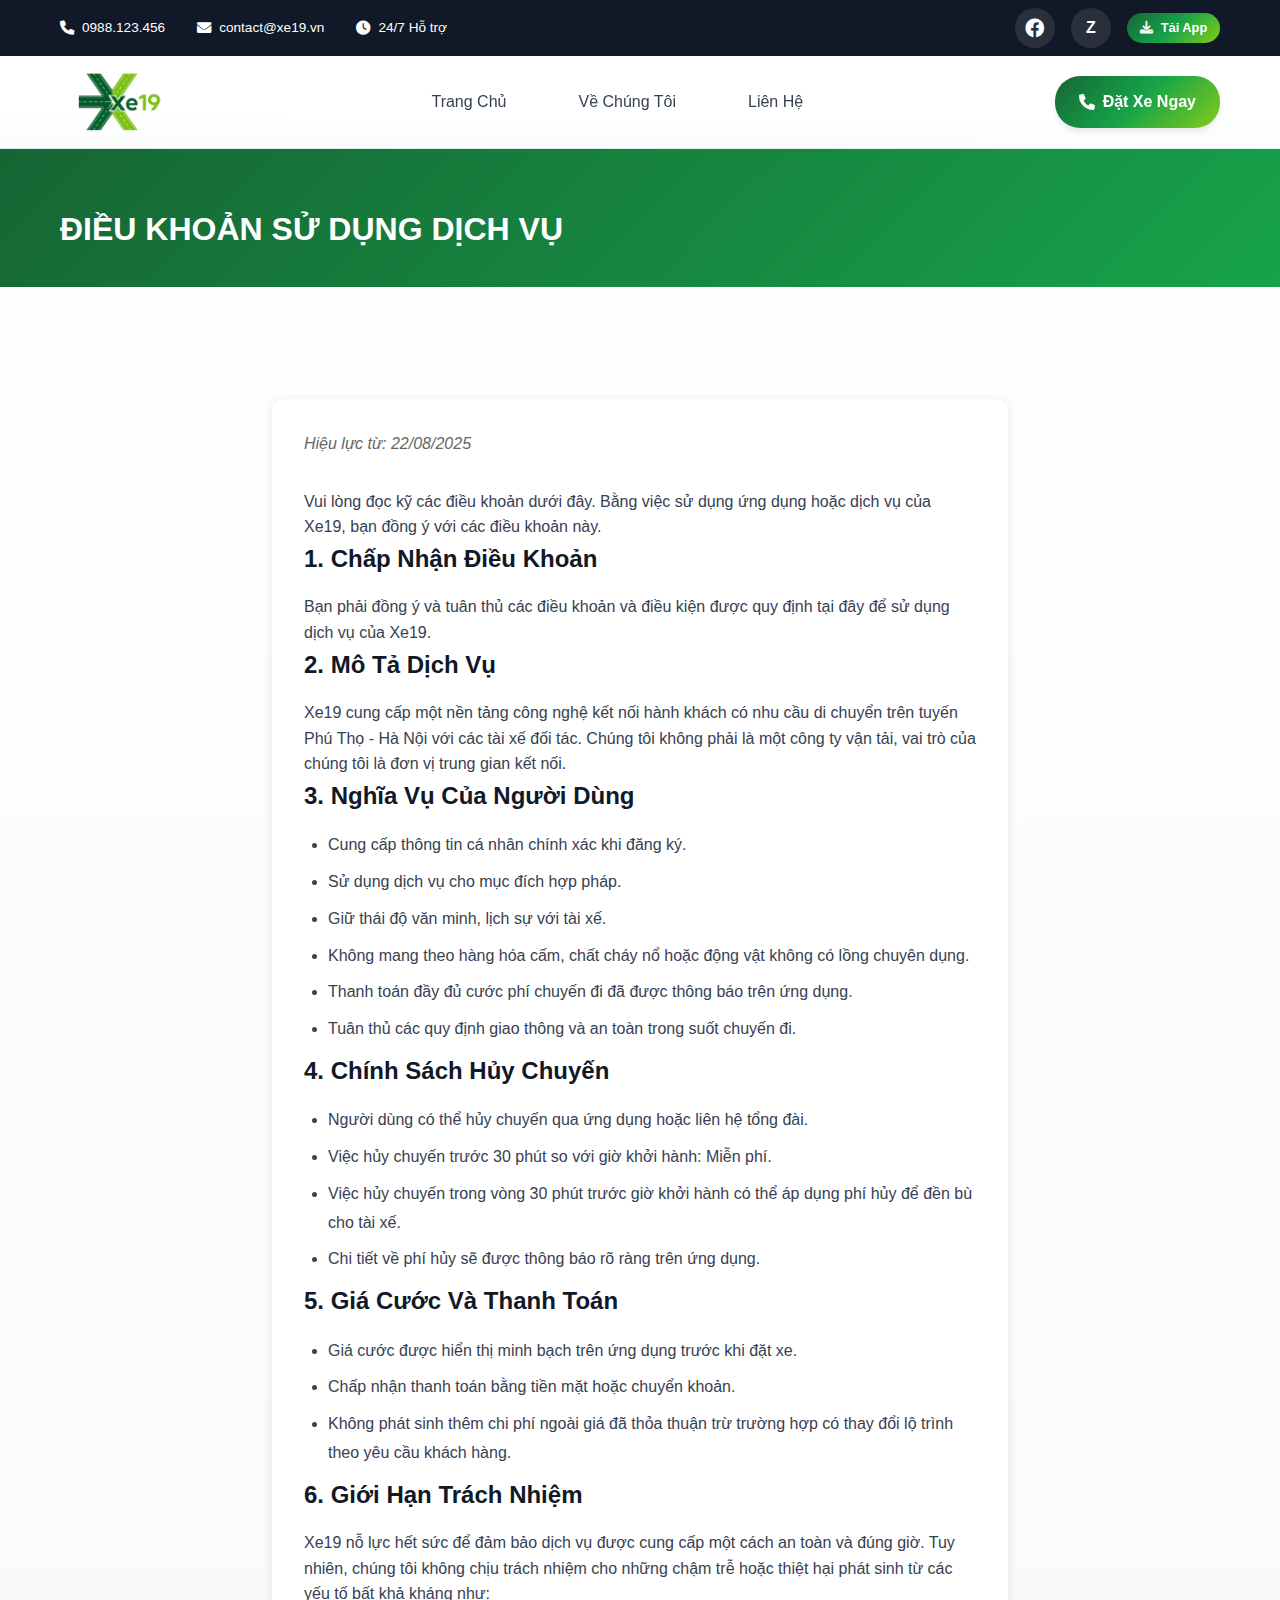
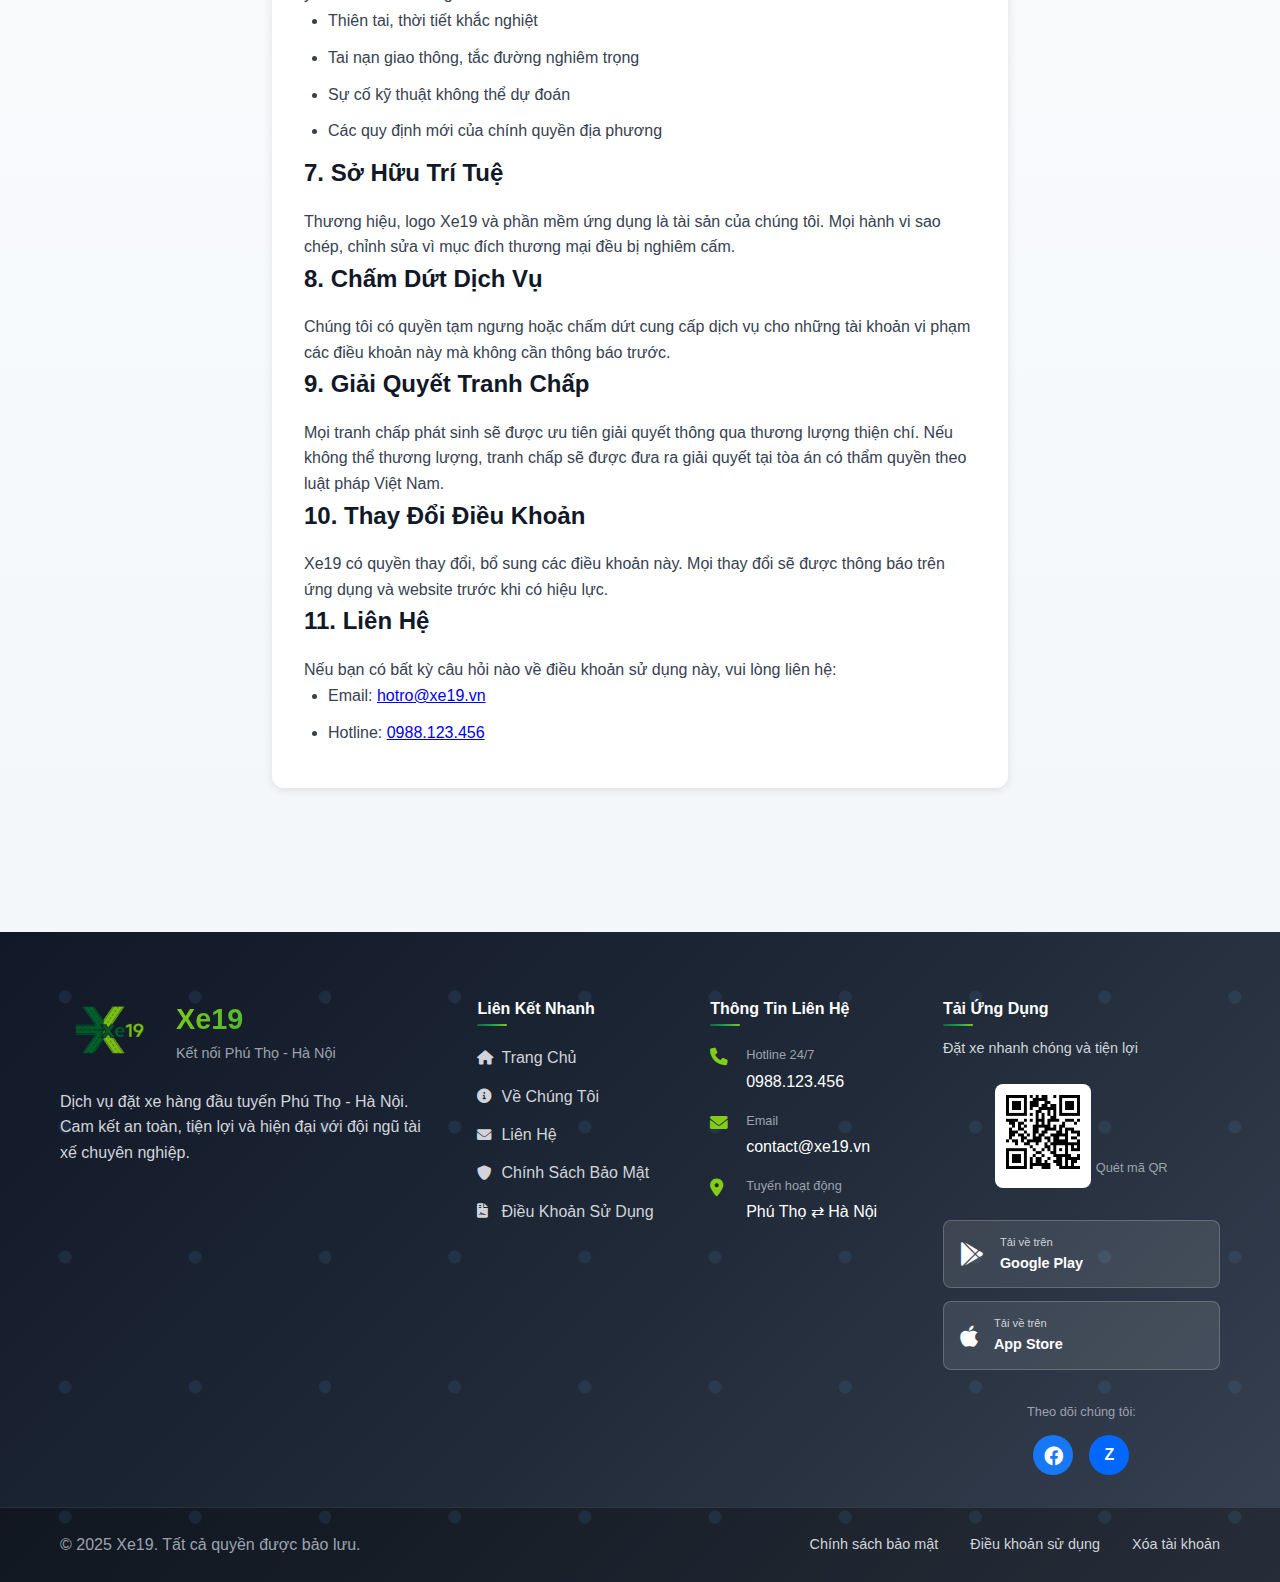
<file: terms.html>
<!DOCTYPE html>
<html lang="vi">
<head>
    <meta charset="UTF-8">
    <meta name="viewport" content="width=device-width, initial-scale=1.0">
    <title>Điều Khoản Sử Dụng - Xe19</title>
    <meta name="description" content="Điều khoản và điều kiện sử dụng dịch vụ Xe19 - Dịch vụ đặt xe tuyến Phú Thọ - Hà Nội.">
    <link rel="icon" type="image/png" href="images/favicon.png">
    <link rel="stylesheet" href="css/styles.css">
    <link rel="stylesheet" href="https://cdnjs.cloudflare.com/ajax/libs/font-awesome/6.0.0/css/all.min.css">
    <style>
        .policy-hero {
            background: linear-gradient(135deg, var(--primary-color), var(--secondary-color));
            color: white;
            padding: 4rem 0 2rem;
            margin-top: 140px;
        }
        
        .policy-content {
            max-width: 800px;
            margin: 0 auto;
            padding: 2rem;
        }
        
        .policy-section {
            background: white;
            padding: 2rem;
            margin-bottom: 2rem;
            border-radius: var(--border-radius);
            box-shadow: 0 2px 10px rgba(0,0,0,0.1);
        }
        
        .policy-section h2 {
            color: var(--dark-color);
            margin-bottom: 1rem;
            font-size: 1.5rem;
        }
        
        .policy-section h3 {
            color: var(--primary-color);
            margin: 1.5rem 0 1rem;
        }
        
        .policy-section ul {
            margin-left: 1.5rem;
            line-height: 1.8;
        }
        
        .policy-section ul li {
            margin-bottom: 0.5rem;
        }
        
        .policy-date {
            color: #666;
            font-style: italic;
            margin-bottom: 2rem;
        }
    </style>
</head>
<body>
    <!-- Header -->
    <header class="header">
        <div class="header-top">
            <div class="container">
                <div class="header-info">
                    <div class="contact-info">
                        <span class="info-item">
                            <i class="fas fa-phone"></i>
                            <a href="tel:0988123456">0988.123.456</a>
                        </span>
                        <span class="info-item">
                            <i class="fas fa-envelope"></i>
                            <a href="mailto:contact@xe19.vn">contact@xe19.vn</a>
                        </span>
                        <span class="info-item">
                            <i class="fas fa-clock"></i>
                            <span>24/7 Hỗ trợ</span>
                        </span>
                    </div>
                    <div class="header-social">
                        <a href="https://www.facebook.com/xe19.vn" target="_blank" class="social-link">
                            <i class="fab fa-facebook"></i>
                        </a>
                        <a href="https://zalo.me/0988123456" target="_blank" class="social-link">
                            <span class="zalo-icon">Z</span>
                        </a>
                        <a href="#" class="download-link">
                            <i class="fas fa-download"></i>
                            <span>Tải App</span>
                        </a>
                    </div>
                </div>
            </div>
        </div>
        
        <nav class="navbar">
            <div class="container">
                <div class="nav-content">
                    <div class="nav-brand">
                        <a href="index.html" class="logo">
                            <div class="logo-icon">
                                <img src="images/logo.png" alt="Xe19 Logo" class="logo-image">
                            </div>
                        </a>
                    </div>
                    
                    <div class="nav-center">
                        <ul class="nav-menu" id="navMenu">
                            <li><a href="index.html" class="nav-link">Trang Chủ</a></li>
                            <li><a href="about.html" class="nav-link">Về Chúng Tôi</a></li>
                            <li><a href="contact.html" class="nav-link">Liên Hệ</a></li>
                        </ul>
                    </div>
                    
                    <div class="nav-actions">
                        <a href="tel:0988123456" class="cta-button">
                            <i class="fas fa-phone"></i>
                            <span>Đặt Xe Ngay</span>
                        </a>
                        <button class="nav-toggle" id="navToggle">
                            <span></span>
                            <span></span>
                            <span></span>
                        </button>
                    </div>
                </div>
            </div>
        </nav>
    </header>

    <!-- Policy Hero -->
    <section class="policy-hero">
        <div class="container">
            <h1>ĐIỀU KHOẢN SỬ DỤNG DỊCH VỤ</h1>
        </div>
    </section>

    <!-- Policy Content -->
    <section class="section">
        <div class="policy-content">
            <div class="policy-section">
                <p class="policy-date">Hiệu lực từ: 22/08/2025</p>
                
                <p>Vui lòng đọc kỹ các điều khoản dưới đây. Bằng việc sử dụng ứng dụng hoặc dịch vụ của Xe19, bạn đồng ý với các điều khoản này.</p>
                
                <h2>1. Chấp Nhận Điều Khoản</h2>
                <p>Bạn phải đồng ý và tuân thủ các điều khoản và điều kiện được quy định tại đây để sử dụng dịch vụ của Xe19.</p>
                
                <h2>2. Mô Tả Dịch Vụ</h2>
                <p>Xe19 cung cấp một nền tảng công nghệ kết nối hành khách có nhu cầu di chuyển trên tuyến Phú Thọ - Hà Nội với các tài xế đối tác. Chúng tôi không phải là một công ty vận tải, vai trò của chúng tôi là đơn vị trung gian kết nối.</p>
                <h2>3. Nghĩa Vụ Của Người Dùng</h2>
                <ul>
                    <li>Cung cấp thông tin cá nhân chính xác khi đăng ký.</li>
                    <li>Sử dụng dịch vụ cho mục đích hợp pháp.</li>
                    <li>Giữ thái độ văn minh, lịch sự với tài xế.</li>
                    <li>Không mang theo hàng hóa cấm, chất cháy nổ hoặc động vật không có lồng chuyên dụng.</li>
                    <li>Thanh toán đầy đủ cước phí chuyến đi đã được thông báo trên ứng dụng.</li>
                    <li>Tuân thủ các quy định giao thông và an toàn trong suốt chuyến đi.</li>
                </ul>
                
                <h2>4. Chính Sách Hủy Chuyến</h2>
                <ul>
                    <li>Người dùng có thể hủy chuyến qua ứng dụng hoặc liên hệ tổng đài.</li>
                    <li>Việc hủy chuyến trước 30 phút so với giờ khởi hành: Miễn phí.</li>
                    <li>Việc hủy chuyến trong vòng 30 phút trước giờ khởi hành có thể áp dụng phí hủy để đền bù cho tài xế.</li>
                    <li>Chi tiết về phí hủy sẽ được thông báo rõ ràng trên ứng dụng.</li>
                </ul>
                
                <h2>5. Giá Cước Và Thanh Toán</h2>
                <ul>
                    <li>Giá cước được hiển thị minh bạch trên ứng dụng trước khi đặt xe.</li>
                    <li>Chấp nhận thanh toán bằng tiền mặt hoặc chuyển khoản.</li>
                    <li>Không phát sinh thêm chi phí ngoài giá đã thỏa thuận trừ trường hợp có thay đổi lộ trình theo yêu cầu khách hàng.</li>
                </ul>
                
                <h2>6. Giới Hạn Trách Nhiệm</h2>
                <p>Xe19 nỗ lực hết sức để đảm bảo dịch vụ được cung cấp một cách an toàn và đúng giờ. Tuy nhiên, chúng tôi không chịu trách nhiệm cho những chậm trễ hoặc thiệt hại phát sinh từ các yếu tố bất khả kháng như:</p>
                <ul>
                    <li>Thiên tai, thời tiết khắc nghiệt</li>
                    <li>Tai nạn giao thông, tắc đường nghiêm trọng</li>
                    <li>Sự cố kỹ thuật không thể dự đoán</li>
                    <li>Các quy định mới của chính quyền địa phương</li>
                </ul>
                
                <h2>7. Sở Hữu Trí Tuệ</h2>
                <p>Thương hiệu, logo Xe19 và phần mềm ứng dụng là tài sản của chúng tôi. Mọi hành vi sao chép, chỉnh sửa vì mục đích thương mại đều bị nghiêm cấm.</p>
                
                <h2>8. Chấm Dứt Dịch Vụ</h2>
                <p>Chúng tôi có quyền tạm ngưng hoặc chấm dứt cung cấp dịch vụ cho những tài khoản vi phạm các điều khoản này mà không cần thông báo trước.</p>
                
                <h2>9. Giải Quyết Tranh Chấp</h2>
                <p>Mọi tranh chấp phát sinh sẽ được ưu tiên giải quyết thông qua thương lượng thiện chí. Nếu không thể thương lượng, tranh chấp sẽ được đưa ra giải quyết tại tòa án có thẩm quyền theo luật pháp Việt Nam.</p>
                
                <h2>10. Thay Đổi Điều Khoản</h2>
                <p>Xe19 có quyền thay đổi, bổ sung các điều khoản này. Mọi thay đổi sẽ được thông báo trên ứng dụng và website trước khi có hiệu lực.</p>
                
                <h2>11. Liên Hệ</h2>
                <p>Nếu bạn có bất kỳ câu hỏi nào về điều khoản sử dụng này, vui lòng liên hệ:</p>
                <ul>
                    <li>Email: <a href="mailto:hotro@xe19.vn">hotro@xe19.vn</a></li>
                    <li>Hotline: <a href="tel:0988123456">0988.123.456</a></li>
                </ul>
            </div>
        </div>
    </section>

           <!-- Footer -->
    <footer class="footer">
        <div class="footer-main">
            <div class="container">
                <div class="footer-content">
                    <!-- Company Info -->
                    <div class="footer-company">
                        <div class="footer-logo-section">
                            <div class="footer-logo">
                                <div class="logo-icon">
                                    <img src="images/logo.png" alt="Xe19 Logo" class="logo-image">
                                </div>
                                <div class="logo-text">
                                    <h3>Xe19</h3>
                                    <p>Kết nối Phú Thọ - Hà Nội</p>
                                </div>
                            </div>
                        </div>
                        <p class="company-desc">Dịch vụ đặt xe hàng đầu tuyến Phú Thọ - Hà Nội. Cam kết an toàn, tiện lợi và hiện đại với đội ngũ tài xế chuyên nghiệp.</p>
                    </div>
                    
                    <!-- Quick Links -->
                    <div class="footer-links">
                        <h4>Liên Kết Nhanh</h4>
                        <ul>
                            <li><a href="index.html"><i class="fas fa-home"></i> Trang Chủ</a></li>
                            <li><a href="about.html"><i class="fas fa-info-circle"></i> Về Chúng Tôi</a></li>
                            <li><a href="contact.html"><i class="fas fa-envelope"></i> Liên Hệ</a></li>
                            <li><a href="privacy.html"><i class="fas fa-shield-alt"></i> Chính Sách Bảo Mật</a></li>
                            <li><a href="terms.html"><i class="fas fa-file-contract"></i> Điều Khoản Sử Dụng</a></li>
                        </ul>
                    </div>
                    
                    <!-- Contact Info -->
                    <div class="footer-contact">
                        <h4>Thông Tin Liên Hệ</h4>
                        <div class="contact-list">
                            <div class="contact-item">
                                <i class="fas fa-phone"></i>
                                <div class="contact-details">
                                    <span class="contact-label">Hotline 24/7</span>
                                    <a href="tel:0988123456" class="contact-value">0988.123.456</a>
                                </div>
                            </div>
                            <div class="contact-item">
                                <i class="fas fa-envelope"></i>
                                <div class="contact-details">
                                    <span class="contact-label">Email</span>
                                    <a href="mailto:contact@xe19.vn" class="contact-value">contact@xe19.vn</a>
                                </div>
                            </div>
                            <div class="contact-item">
                                <i class="fas fa-map-marker-alt"></i>
                                <div class="contact-details">
                                    <span class="contact-label">Tuyến hoạt động</span>
                                    <span class="contact-value">Phú Thọ ⇄ Hà Nội</span>
                                </div>
                            </div>
                        </div>
                    </div>
                    
                    <!-- App Download -->
                    <div class="footer-download">
                        <h4>Tải Ứng Dụng</h4>
                        <p class="download-desc">Đặt xe nhanh chóng và tiện lợi</p>
                        
                        <div class="download-options">
                            <div class="qr-section">
                                <div class="qr-code">
                                    <img src="./images/QR.png" alt="QR Code" />
                                </div>
                                <span class="qr-label">Quét mã QR</span>
                            </div>
                            
                            <div class="store-buttons">
                                <a href="https://play.google.com/store/apps" target="_blank" class="store-btn">
                                    <i class="fab fa-google-play"></i>
                                    <div class="btn-text">
                                        <span class="btn-small">Tải về trên</span>
                                        <span class="btn-large">Google Play</span>
                                    </div>
                                </a>
                                
                                <a href="https://apps.apple.com/vn/app" target="_blank" class="store-btn">
                                    <i class="fab fa-apple"></i>
                                    <div class="btn-text">
                                        <span class="btn-small">Tải về trên</span>
                                        <span class="btn-large">App Store</span>
                                    </div>
                                </a>
                            </div>
                        </div>
                        
                        <div class="social-section">
                            <span class="social-label">Theo dõi chúng tôi:</span>
                            <div class="social-links">
                                <a href="https://www.facebook.com/xe19.vn" target="_blank" class="social-link facebook">
                                    <i class="fab fa-facebook"></i>
                                </a>
                                <a href="https://zalo.me/0988123456" target="_blank" class="social-link zalo">
                                    <span class="zalo-icon">Z</span>
                                </a>
                            </div>
                        </div>
                    </div>
                </div>
            </div>
        </div>
        
        <div class="footer-bottom">
            <div class="container">
                <div class="footer-bottom-content">
                    <div class="copyright">
                        <p>&copy; 2025 Xe19. Tất cả quyền được bảo lưu.</p>
                    </div>
                    <div class="footer-bottom-links">
                        <a href="privacy.html">Chính sách bảo mật</a>
                        <a href="terms.html">Điều khoản sử dụng</a>
                        <a href="delete-account.html">Xóa tài khoản</a>
                    </div>
                </div>
            </div>
        </div>
    </footer>

    <!-- Back to Top Button -->
    <button class="back-to-top" id="backToTop" aria-label="Quay lại đầu trang">
        <i class="fas fa-chevron-up"></i>
    </button>

    <script src="js/main.js"></script>
</body>
</html>
</file>
<file: css/styles.css>
/* Reset CSS */
* {
  margin: 0;
  padding: 0;
  box-sizing: border-box;
}

/* CSS Variables */
:root {
  --primary-color: #166534; /* Xanh đậm chủ đạo từ logo */
  --secondary-color: #16a34a; /* Xanh trung bình */
  --accent-color: #84cc16; /* Xanh lá cây sáng từ logo */
  --light-green: #dcfce7; /* Xanh nhạt thay thế light-blue */
  --text-color: #374151;
  --dark-color: #111827;
  --light-color: #f8fafc;
  --border-radius: 12px;
  --transition: all 0.4s cubic-bezier(0.4, 0, 0.2, 1);
  --shadow: 0 4px 6px -1px rgba(0, 0, 0, 0.1);
  --shadow-lg: 0 20px 25px -5px rgba(0, 0, 0, 0.1),
    0 10px 10px -5px rgba(0, 0, 0, 0.04);
  --gradient-primary: linear-gradient(
    135deg,
    #166534 0%,
    #16a34a 50%,
    #84cc16 100%
  );
  --gradient-secondary: linear-gradient(135deg, #dcfce7 0%, #bbf7d0 100%);
  --gradient-hero: linear-gradient(
    135deg,
    #14532d 0%,
    #166534 25%,
    #16a34a 75%,
    #84cc16 100%
  );
}

/* Base Styles */
body {
  font-family: "Segoe UI", Tahoma, Geneva, Verdana, sans-serif;
  line-height: 1.6;
  color: var(--text-color);
  background: linear-gradient(to bottom, #ffffff 0%, #f8fafc 50%, #f1f5f9 100%);
  min-height: 100vh;
}

.container {
  max-width: 1200px;
  margin: 0 auto;
  padding: 0 20px;
}

.section {
  padding: 5rem 0;
  position: relative;
}

.section-alt {
  background: var(--gradient-secondary);
  position: relative;
  overflow: hidden;
}

.section-alt::before {
  content: "";
  position: absolute;
  top: 0;
  left: 0;
  right: 0;
  bottom: 0;
  background: url('data:image/svg+xml,<svg xmlns="http://www.w3.org/2000/svg" viewBox="0 0 100 100"><defs><pattern id="grain" width="100" height="100" patternUnits="userSpaceOnUse"><circle cx="50" cy="50" r="1" fill="rgba(30,64,175,0.02)"/></pattern></defs><rect width="100%" height="100%" fill="url(%23grain)"/></svg>');
  pointer-events: none;
}

.section-title {
  text-align: center;
  font-size: 2.5rem;
  font-weight: 700;
  background: var(--gradient-primary);
  -webkit-background-clip: text;
  -webkit-text-fill-color: transparent;
  background-clip: text;
  margin-bottom: 3rem;
  position: relative;
  animation: fadeInUp 0.8s ease-out;
}

.section-title::after {
  content: "";
  position: absolute;
  bottom: -10px;
  left: 50%;
  transform: translateX(-50%);
  width: 60px;
  height: 4px;
  background: var(--gradient-primary);
  border-radius: 2px;
}

/* Header Styles */
.header {
  position: fixed;
  top: 0;
  left: 0;
  width: 100%;
  z-index: 1000;
  transition: var(--transition);
}

.header-top {
  background: var(--dark-color);
  color: white;
  padding: 0.5rem 0;
  font-size: 0.85rem;
}

.header-info {
  display: flex;
  justify-content: space-between;
  align-items: center;
}

.contact-info {
  display: flex;
  gap: 2rem;
  align-items: center;
}

.info-item {
  display: flex;
  align-items: center;
  gap: 0.5rem;
}

.info-item i {
  color: white;
  font-size: 0.9rem;
}

.info-item a {
  color: white;
  text-decoration: none;
  transition: var(--transition);
}

.info-item a:hover {
  color: var(--accent-color);
}

.header-social {
  display: flex;
  align-items: center;
  gap: 1rem;
}

.social-link {
  display: flex;
  align-items: center;
  justify-content: center;
  width: 30px;
  height: 30px;
  background: rgba(255, 255, 255, 0.1);
  border-radius: 50%;
  color: white;
  text-decoration: none;
  transition: var(--transition);
}

.social-link:hover {
  background: var(--primary-color);
  transform: scale(1.1);
}

.zalo-icon {
  font-weight: bold;
  font-size: 0.9rem;
}

.download-link {
  display: flex;
  align-items: center;
  gap: 0.5rem;
  background: var(--gradient-primary);
  color: white;
  padding: 0.3rem 0.8rem;
  border-radius: 15px;
  text-decoration: none;
  font-size: 0.8rem;
  font-weight: 600;
  transition: var(--transition);
}

.download-link:hover {
  transform: translateY(-1px);
  box-shadow: 0 4px 12px rgba(30, 64, 175, 0.3);
}

.navbar {
  background: rgba(255, 255, 255, 0.95);
  backdrop-filter: blur(20px);
  border-bottom: 1px solid rgba(30, 64, 175, 0.1);
  padding: 1rem 0;
}

.nav-content {
  display: flex;
  justify-content: space-between;
  align-items: center;
}

.nav-brand .logo {
  display: flex;
  align-items: center;
  gap: 1rem;
  text-decoration: none;
  transition: var(--transition);
}

.logo-icon {
  width: 120px;
  height: 60px;
  display: flex;
  align-items: center;
  justify-content: center;
}

.logo-icon .logo-image {
  width: 100%;
  height: 100%;
  object-fit: contain;
}

.logo-text {
  display: flex;
  flex-direction: column;
}

.logo-name {
  font-size: 1.8rem;
  font-weight: 700;
  background: var(--gradient-primary);
  -webkit-background-clip: text;
  -webkit-text-fill-color: transparent;
  background-clip: text;
}

.logo-tagline {
  font-size: 0.8rem;
  color: var(--text-color);
  margin-top: -0.2rem;
}

.nav-brand .logo:hover {
  transform: scale(1.05);
}

.nav-center {
  flex: 1;
  display: flex;
  justify-content: center;
}

.nav-menu {
  display: flex;
  list-style: none;
  gap: 2.5rem;
  align-items: center;
}

.nav-link {
  text-decoration: none;
  color: var(--text-color);
  font-weight: 500;
  padding: 0.5rem 1rem;
  border-radius: 8px;
  transition: var(--transition);
  position: relative;
}

.nav-link::before {
  content: "";
  position: absolute;
  bottom: 0;
  left: 50%;
  transform: translateX(-50%);
  width: 0;
  height: 2px;
  background: var(--gradient-primary);
  transition: var(--transition);
}

.nav-link:hover::before,
.nav-link.active::before {
  width: 80%;
}

.nav-link:hover,
.nav-link.active {
  color: var(--primary-color);
  background: rgba(30, 64, 175, 0.05);
}

.nav-actions {
  display: flex;
  align-items: center;
  gap: 1rem;
}

.cta-button {
  display: flex;
  align-items: center;
  gap: 0.5rem;
  background: var(--gradient-primary);
  color: white;
  padding: 0.8rem 1.5rem;
  border-radius: 25px;
  text-decoration: none;
  font-weight: 600;
  transition: var(--transition);
  box-shadow: var(--shadow);
}

.cta-button:hover {
  transform: translateY(-2px);
  box-shadow: var(--shadow-lg);
}

.nav-toggle {
  display: none;
  flex-direction: column;
  cursor: pointer;
  background: none;
  border: none;
  padding: 0.5rem;
}

.nav-toggle span {
  width: 25px;
  height: 3px;
  background: var(--text-color);
  margin: 3px 0;
  transition: var(--transition);
}

/* Hero Section */
.hero {
  min-height: 100vh;
  display: flex;
  align-items: center;
  position: relative;
  background: var(--gradient-hero);
  color: white;
  overflow: hidden;
  padding-top: 160px;
}

.hero-background {
  position: absolute;
  top: 0;
  left: 0;
  width: 100%;
  height: 100%;
  background: 
        /* Xe hơi icons */ url('data:image/svg+xml,<svg xmlns="http://www.w3.org/2000/svg" viewBox="0 0 100 100" fill="rgba(255,255,255,0.08)"><path d="M20 60h60c2 0 4-2 4-4V40c0-2-2-4-4-4H20c-2 0-4 2-4 4v16c0 2 2 4 4 4zm8-16h44v8H28v-8zm-8 20c-2 0-4 2-4 4s2 4 4 4 4-2 4-4-2-4-4-4zm60 0c-2 0-4 2-4 4s2 4 4 4 4-2 4-4-2-4-4-4z"/></svg>')
      15% 20%/60px 60px no-repeat,
    url('data:image/svg+xml,<svg xmlns="http://www.w3.org/2000/svg" viewBox="0 0 100 100" fill="rgba(255,255,255,0.06)"><path d="M20 60h60c2 0 4-2 4-4V40c0-2-2-4-4-4H20c-2 0-4 2-4 4v16c0 2 2 4 4 4zm8-16h44v8H28v-8zm-8 20c-2 0-4 2-4 4s2 4 4 4 4-2 4-4-2-4-4-4zm60 0c-2 0-4 2-4 4s2 4 4 4 4-2 4-4-2-4-4-4z"/></svg>')
      85% 80%/80px 80px no-repeat,
    /* Phone/App icons */
      url('data:image/svg+xml,<svg xmlns="http://www.w3.org/2000/svg" viewBox="0 0 100 100" fill="rgba(255,255,255,0.07)"><rect x="25" y="10" width="50" height="80" rx="8" ry="8" fill="none" stroke="currentColor" stroke-width="3"/><circle cx="50" cy="20" r="2"/><rect x="35" y="30" width="30" height="2"/><rect x="35" y="40" width="30" height="2"/><rect x="35" y="50" width="20" height="2"/></svg>')
      10% 70%/50px 50px no-repeat,
    url('data:image/svg+xml,<svg xmlns="http://www.w3.org/2000/svg" viewBox="0 0 100 100" fill="rgba(255,255,255,0.05)"><rect x="25" y="10" width="50" height="80" rx="8" ry="8" fill="none" stroke="currentColor" stroke-width="3"/><circle cx="50" cy="20" r="2"/><rect x="35" y="30" width="30" height="2"/><rect x="35" y="40" width="30" height="2"/><rect x="35" y="50" width="20" height="2"/></svg>')
      90% 25%/70px 70px no-repeat,
    /* Route/Path icons */
      url('data:image/svg+xml,<svg xmlns="http://www.w3.org/2000/svg" viewBox="0 0 100 100" fill="rgba(255,255,255,0.06)"><circle cx="20" cy="20" r="6" fill="currentColor"/><circle cx="80" cy="80" r="6" fill="currentColor"/><path d="M26 26 Q50 10 74 74" stroke="currentColor" stroke-width="2" fill="none" stroke-dasharray="5,5"/></svg>')
      70% 60%/60px 60px no-repeat,
    url('data:image/svg+xml,<svg xmlns="http://www.w3.org/2000/svg" viewBox="0 0 100 100" fill="rgba(255,255,255,0.04)"><circle cx="20" cy="20" r="6" fill="currentColor"/><circle cx="80" cy="80" r="6" fill="currentColor"/><path d="M26 26 Q50 10 74 74" stroke="currentColor" stroke-width="2" fill="none" stroke-dasharray="5,5"/></svg>')
      30% 40%/80px 80px no-repeat,
    /* Grid pattern */
      url('data:image/svg+xml,<svg xmlns="http://www.w3.org/2000/svg" viewBox="0 0 1000 1000"><defs><pattern id="grid" width="50" height="50" patternUnits="userSpaceOnUse"><path d="M 50 0 L 0 0 0 50" fill="none" stroke="rgba(255,255,255,0.03)" stroke-width="1"/></pattern></defs><rect width="100%" height="100%" fill="url(%23grid)"/></svg>');
  opacity: 0.8;
  animation: float 20s ease-in-out infinite;
}

@keyframes float {
  0%,
  100% {
    transform: translateY(0px) rotate(0deg);
  }
  33% {
    transform: translateY(-10px) rotate(1deg);
  }
  66% {
    transform: translateY(5px) rotate(-0.5deg);
  }
}

.hero-background::after {
  content: "";
  position: absolute;
  top: 0;
  left: 0;
  right: 0;
  bottom: 0;
  background: 
        /* Floating circles */ radial-gradient(
      circle at 20% 30%,
      rgba(96, 165, 250, 0.15) 0%,
      transparent 40%
    ),
    radial-gradient(
      circle at 80% 20%,
      rgba(59, 130, 246, 0.1) 0%,
      transparent 35%
    ),
    radial-gradient(
      circle at 60% 80%,
      rgba(147, 197, 253, 0.12) 0%,
      transparent 45%
    ),
    radial-gradient(
      circle at 30% 70%,
      rgba(219, 234, 254, 0.08) 0%,
      transparent 30%
    ),
    /* Traffic lines effect */
      linear-gradient(
        45deg,
        transparent 49%,
        rgba(255, 255, 255, 0.02) 50%,
        transparent 51%
      ),
    linear-gradient(
      -45deg,
      transparent 49%,
      rgba(255, 255, 255, 0.02) 50%,
      transparent 51%
    );
  animation: backgroundShift 25s ease-in-out infinite;
}

@keyframes backgroundShift {
  0%,
  100% {
    transform: translateX(0) scale(1);
    opacity: 1;
  }
  25% {
    transform: translateX(20px) scale(1.02);
    opacity: 0.9;
  }
  50% {
    transform: translateX(-10px) scale(0.98);
    opacity: 1;
  }
  75% {
    transform: translateX(15px) scale(1.01);
    opacity: 0.95;
  }
}

.hero-content {
  position: relative;
  z-index: 1;
  text-align: center;
  max-width: 800px;
  margin: 0 auto;
  animation: fadeInUp 1s ease-out;
}

/* New Hero Layout */
.hero-layout {
  display: grid;
  grid-template-columns: 1fr 1fr;
  gap: 4rem;
  align-items: center;
  position: relative;
  z-index: 1;
  min-height: 80vh;
}

.hero-content-left {
  animation: fadeInUp 0.8s ease-out;
}

.hero-badge {
  display: inline-flex;
  align-items: center;
  gap: 0.5rem;
  background: rgba(255, 255, 255, 0.15);
  backdrop-filter: blur(10px);
  padding: 0.5rem 1rem;
  border-radius: 25px;
  font-size: 0.9rem;
  font-weight: 500;
  margin-bottom: 2rem;
  border: 1px solid rgba(255, 255, 255, 0.2);
  animation: fadeInUp 0.8s ease-out 0.1s both;
}

.hero-badge i {
  color: #fbbf24;
}

.hero-features {
  margin: 2rem 0;
  animation: fadeInUp 0.8s ease-out 0.3s both;
}

.feature-item {
  display: flex;
  align-items: center;
  gap: 1rem;
  margin-bottom: 1rem;
  font-size: 1.1rem;
}

.feature-item i {
  color: #16a34a;
  font-size: 1.2rem;
  width: 20px;
}

.hero-actions {
  margin-top: 3rem;
  animation: fadeInUp 0.8s ease-out 0.4s both;
}

.app-download-section {
  margin-bottom: 2rem;
}

.download-text {
  font-size: 1.1rem;
  margin-bottom: 1rem;
  font-weight: 500;
}

.app-download-buttons {
  display: flex;
  gap: 1rem;
  margin-bottom: 2rem;
}

.hero-divider {
  text-align: center;
  margin: 2rem 0;
  position: relative;
}

.hero-divider::before {
  content: "";
  position: absolute;
  top: 50%;
  left: 0;
  right: 0;
  height: 1px;
  background: rgba(255, 255, 255, 0.3);
}

.hero-divider span {
  background: var(--gradient-hero);
  padding: 0 1rem;
  font-size: 0.9rem;
  font-weight: 600;
  position: relative;
}

.phone-action {
  display: flex;
  justify-content: center;
}

.phone-button {
  display: flex;
  align-items: center;
  gap: 1rem;
  background: rgba(255, 255, 255, 0.1);
  backdrop-filter: blur(10px);
  padding: 1rem 2rem;
  border-radius: 15px;
  border: 1px solid rgba(255, 255, 255, 0.2);
  transition: all 0.3s ease;
  cursor: pointer;
}

.phone-button:hover {
  background: rgba(255, 255, 255, 0.2);
  transform: translateY(-2px);
}

.phone-button i {
  font-size: 1.5rem;
  color: #16a34a;
  width: 40px;
  height: 40px;
  background: rgba(22, 163, 74, 0.2);
  border-radius: 50%;
  display: flex;
  align-items: center;
  justify-content: center;
}

.phone-info {
  display: flex;
  flex-direction: column;
}

.phone-label {
  font-size: 0.9rem;
  opacity: 0.9;
}

.phone-number {
  font-size: 1.3rem;
  font-weight: 700;
  color: #fbbf24;
  text-decoration: none;
}

.phone-number:hover {
  color: #f59e0b;
}

/* Right Visual Section */
.hero-visual {
  display: flex;
  justify-content: center;
  align-items: center;
  animation: fadeInUp 0.8s ease-out 0.5s both;
}

.visual-container {
  position: relative;
  width: 100%;
  max-width: 500px;
}

.hero-features-grid {
  display: grid;
  grid-template-columns: 1fr;
  gap: 1.2rem;
  margin-bottom: 2.5rem;
  width: 100%;
  max-width: 380px;
  margin-left: auto;
  margin-right: auto;
}

.feature-card {
  background: rgba(255, 255, 255, 0.15);
  backdrop-filter: blur(10px);
  border: 1px solid rgba(255, 255, 255, 0.2);
  border-radius: 12px;
  padding: 1.5rem;
  display: flex;
  align-items: center;
  gap: 1rem;
  transition: var(--transition);
}

.feature-card:hover {
  background: rgba(255, 255, 255, 0.25);
  transform: translateY(-3px);
  box-shadow: 0 8px 25px rgba(0, 0, 0, 0.15);
}

.feature-icon {
  width: 50px;
  height: 50px;
  background: rgba(255, 255, 255, 0.25);
  border-radius: 50%;
  display: flex;
  align-items: center;
  justify-content: center;
  color: white;
  font-size: 1.2rem;
  flex-shrink: 0;
  border: 2px solid rgba(255, 255, 255, 0.3);
}

.feature-info {
  display: flex;
  flex-direction: column;
  flex-grow: 1;
}

.feature-title {
  font-weight: 700;
  color: white;
  font-size: 1.1rem;
  margin-bottom: 0.5rem;
  letter-spacing: 0.02em;
}

.feature-desc {
  font-size: 0.9rem;
  color: rgba(255, 255, 255, 0.85);
  line-height: 1.4;
}

.hero-phone-mockup {
  display: flex;
  justify-content: center;
  position: relative;
  overflow: visible; /* Đảm bảo ảnh không bị cụt khi zoom */
  padding: 30px; /* Thêm padding để có không gian cho zoom effect */
}

.phone-frame {
  width: 280px;
  height: 500px;
  background: linear-gradient(145deg, #2d3748, #1a202c);
  border-radius: 40px;
  padding: 20px;
  box-shadow: 0 20px 60px rgba(0, 0, 0, 0.3);
  position: relative;
  overflow: hidden;
}

.phone-frame::before {
  content: "";
  position: absolute;
  top: 15px;
  left: 50%;
  transform: translateX(-50%);
  width: 100px;
  height: 6px;
  background: #4a5568;
  border-radius: 3px;
}

.phone-screen {
  width: 100%;
  height: 100%;
  background: linear-gradient(to bottom, #f7fafc, #edf2f7);
  border-radius: 30px;
  overflow: hidden;
  position: relative;
}

.app-interface {
  padding: 2rem 1.5rem;
  height: 100%;
  display: flex;
  flex-direction: column;
}

.app-header {
  margin-bottom: 3rem;
}

.app-logo {
  font-size: 1.8rem;
  font-weight: 700;
  background: var(--gradient-primary);
  -webkit-background-clip: text;
  -webkit-text-fill-color: transparent;
  background-clip: text;
  text-align: center;
  margin-bottom: 1rem;
}

.location-info {
  display: flex;
  align-items: center;
  justify-content: center;
  gap: 0.5rem;
  color: var(--text-color);
  font-size: 0.9rem;
  font-weight: 500;
}

.location-info i {
  color: var(--primary-color);
}

.booking-interface {
  flex: 1;
  display: flex;
  flex-direction: column;
  justify-content: center;
  align-items: center;
}

.route-display {
  background: white;
  padding: 2rem;
  border-radius: 20px;
  box-shadow: 0 10px 30px rgba(0, 0, 0, 0.1);
  margin-bottom: 2rem;
  width: 100%;
  position: relative;
}

.route-point {
  display: flex;
  align-items: center;
  gap: 1rem;
  padding: 1rem 0;
  font-weight: 600;
  color: var(--text-color);
}

.route-point.start i {
  color: #16a34a;
}

.route-point.end i {
  color: var(--primary-color);
}

.route-line {
  width: 2px;
  height: 30px;
  background: linear-gradient(to bottom, #16a34a, var(--primary-color));
  margin-left: 0.5rem;
  border-radius: 1px;
}

.book-button {
  background: var(--gradient-primary);
  color: white;
  padding: 1rem 2rem;
  border-radius: 15px;
  font-weight: 600;
  text-align: center;
  width: 100%;
  box-shadow: 0 5px 15px rgba(30, 64, 175, 0.3);
  animation: pulse 2s ease-in-out infinite;
}

@keyframes pulse {
  0%,
  100% {
    transform: scale(1);
  }
  50% {
    transform: scale(1.02);
  }
}

.hero-title {
  font-size: 3.5rem;
  font-weight: 700;
  margin-bottom: 1.5rem;
  line-height: 1.2;
  text-shadow: 0 2px 4px rgba(0, 0, 0, 0.1);
  animation: fadeInUp 0.5s ease-out 0.1s both;
}

.hero-subtitle {
  font-size: 1.25rem;
  margin-bottom: 2rem;
  opacity: 0.9;
  animation: fadeInUp 0.5s ease-out 0.2s both;
}

.hero-phone {
  margin-top: 2rem;
  font-size: 1.1rem;
  animation: fadeInUp 0.5s ease-out 0.4s both;
}

.hero-phone a {
  color: #fbbf24;
  font-weight: 600;
  text-decoration: none;
  padding: 2px 8px;
  border-radius: 4px;
  background: rgba(251, 191, 36, 0.1);
  transition: var(--transition);
}

.hero-phone a:hover {
  background: rgba(251, 191, 36, 0.2);
  transform: scale(1.05);
}

/* Benefits Section */
.benefits-grid {
  display: grid;
  grid-template-columns: repeat(4, 1fr);
  gap: 1.5rem;
  margin-top: 3rem;
}

.benefit-card {
  background: white;
  padding: 2.5rem 2rem;
  border-radius: var(--border-radius);
  box-shadow: var(--shadow);
  text-align: center;
  transition: var(--transition);
  position: relative;
  overflow: hidden;
  border: 1px solid rgba(30, 64, 175, 0.1);
}

.benefit-card::before {
  content: "";
  position: absolute;
  top: 0;
  left: 0;
  right: 0;
  height: 4px;
  background: var(--gradient-primary);
  transform: scaleX(0);
  transition: var(--transition);
}

.benefit-card:hover::before {
  transform: scaleX(1);
}

.benefit-card:hover {
  transform: translateY(-8px);
  box-shadow: var(--shadow-lg);
  border-color: var(--accent-color);
}

.benefit-icon {
  width: 80px;
  height: 80px;
  background: var(--gradient-primary);
  color: white;
  border-radius: 50%;
  display: flex;
  align-items: center;
  justify-content: center;
  font-size: 2rem;
  margin: 0 auto 1.5rem;
  transition: var(--transition);
  position: relative;
  overflow: hidden;
}

.benefit-icon::before {
  content: "";
  position: absolute;
  top: 0;
  left: -100%;
  width: 100%;
  height: 100%;
  background: linear-gradient(
    90deg,
    transparent,
    rgba(255, 255, 255, 0.2),
    transparent
  );
  transition: var(--transition);
}

.benefit-card:hover .benefit-icon::before {
  left: 100%;
}

.benefit-card:hover .benefit-icon {
  transform: scale(1.1) rotate(5deg);
}

.benefit-card h3 {
  font-size: 1.4rem;
  color: var(--dark-color);
  margin-bottom: 1rem;
  transition: var(--transition);
}

.benefit-card:hover h3 {
  color: var(--primary-color);
}

.benefit-card p {
  color: var(--text-color);
  line-height: 1.6;
}

/* Steps Section */
.steps {
  display: flex;
  justify-content: space-between;
  gap: 2rem;
  margin-top: 3rem;
}

.step {
  flex: 1;
  text-align: center;
  position: relative;
  padding: 2rem;
  border-radius: var(--border-radius);
  background: white;
  box-shadow: var(--shadow);
  transition: var(--transition);
  border: 1px solid rgba(30, 64, 175, 0.1);
}

.step:hover {
  transform: translateY(-5px);
  box-shadow: var(--shadow-lg);
}

.step:not(:last-child)::after {
  content: "→";
  position: absolute;
  top: 50%;
  right: -1.5rem;
  transform: translateY(-50%);
  width: 3rem;
  height: 3rem;
  background: var(--gradient-primary);
  color: white;
  border-radius: 50%;
  display: flex;
  align-items: center;
  justify-content: center;
  font-size: 1.2rem;
  font-weight: bold;
  z-index: 1;
}

.step-number {
  width: 80px;
  height: 40px;
  background: var(--gradient-primary);
  color: white;
  border-radius: 20px;
  display: flex;
  align-items: center;
  justify-content: center;
  font-size: 1.2rem;
  font-weight: 700;
  margin: 0 auto 1.5rem;
  transition: var(--transition);
  position: relative;
  overflow: hidden;
  box-shadow: var(--shadow);
}

.step-number::before {
  content: "";
  position: absolute;
  top: 0;
  left: -100%;
  width: 100%;
  height: 100%;
  background: linear-gradient(
    90deg,
    transparent,
    rgba(255, 255, 255, 0.2),
    transparent
  );
  transition: var(--transition);
}

.step:hover .step-number::before {
  left: 100%;
}

.step:hover .step-number {
  transform: scale(1.1);
}

.step h3 {
  font-size: 1.3rem;
  color: var(--dark-color);
  margin-bottom: 1rem;
  transition: var(--transition);
}

.step:hover h3 {
  color: var(--primary-color);
}

.step p {
  color: var(--text-color);
  line-height: 1.6;
}

/* App Promo Section */
.app-promo-content {
  display: grid;
  grid-template-columns: 1fr 1fr;
  gap: 4rem;
  align-items: center;
}

.app-promo-text h2 {
  font-size: 2.5rem;
  background: var(--gradient-primary);
  -webkit-background-clip: text;
  -webkit-text-fill-color: transparent;
  background-clip: text;
  margin-bottom: 2rem;
}

.app-features {
  list-style: none;
  margin: 2rem 0;
}

.app-features li {
  display: flex;
  align-items: center;
  gap: 1rem;
  margin-bottom: 1rem;
  font-size: 1.1rem;
  padding: 1rem;
  border-radius: var(--border-radius);
  background: rgba(30, 64, 175, 0.05);
  transition: var(--transition);
}

.app-features li:hover {
  background: rgba(30, 64, 175, 0.1);
  transform: translateX(5px);
}

.app-features i {
  color: white;
  background: var(--gradient-primary);
  width: 24px;
  height: 24px;
  border-radius: 50%;
  display: flex;
  align-items: center;
  justify-content: center;
  font-size: 0.8rem;
}

.app-promo-buttons {
  display: flex;
  gap: 2rem;
  align-items: center;
  margin-top: 2rem;
}

.store-buttons {
  display: flex;
  gap: 1rem;
}

.app-promo-image-QR img {
  width: 120px;
  height: 120px;
  border-radius: var(--border-radius);
  box-shadow: var(--shadow);
}

.phone-mockup {
  text-align: center;
  position: relative;
}

.phone-mockup img {
  max-width: 350px;
  height: auto;
  border-radius: 20px;
  box-shadow: var(--shadow-lg);
  transition: var(--transition);
}

.phone-mockup:hover img {
  transform: scale(1.02) rotate(1deg);
}

/* Hero App Screenshot Styles */
.app-screenshot-container {
  display: flex;
  justify-content: center;
  position: relative;
  overflow: visible; 
  padding: 10px; 
}

.hero-app-image {
  max-width: 280px;
  height: auto;
  border-radius: 20px;
  box-shadow: 0 20px 60px rgba(0, 0, 0, 0.3);
  transition: all 0.3s ease;
  display: block;
}

.hero-app-image:hover {
  transform: scale(1.1); /* Tăng zoom effect khi hover */
  box-shadow: 0 30px 100px rgba(0, 0, 0, 0.5);
}

/* Driver Info Section */
.driver-info {
  background: linear-gradient(135deg, #f8fafc 0%, #e2e8f0 100%);
  position: relative;
  overflow: hidden;
}

.driver-info::before {
  content: "";
  position: absolute;
  top: 0;
  left: 0;
  right: 0;
  bottom: 0;
  background: url('data:image/svg+xml,<svg xmlns="http://www.w3.org/2000/svg" viewBox="0 0 100 100"><defs><pattern id="driver-pattern" width="40" height="40" patternUnits="userSpaceOnUse"><circle cx="20" cy="20" r="1" fill="rgba(30,64,175,0.05)"/></pattern></defs><rect width="100%" height="100%" fill="url(%23driver-pattern)"/></svg>');
  pointer-events: none;
}

.driver-info-content {
  display: grid;
  grid-template-columns: 1fr 1fr;
  gap: 4rem;
  align-items: center;
  position: relative;
  z-index: 1;
}

.driver-info-text h2 {
  font-size: 2.2rem;
  font-weight: 700;
  background: var(--gradient-primary);
  -webkit-background-clip: text;
  -webkit-text-fill-color: transparent;
  background-clip: text;
  margin-bottom: 1.5rem;
}

.driver-intro {
  font-size: 1.1rem;
  color: var(--text-color);
  margin-bottom: 2rem;
  line-height: 1.7;
}

.driver-qualities {
  display: grid;
  gap: 1.5rem;
  margin-bottom: 2rem;
}

.quality-item {
  display: flex;
  align-items: flex-start;
  gap: 1rem;
  padding: 1.5rem;
  background: white;
  border-radius: var(--border-radius);
  box-shadow: var(--shadow);
  transition: var(--transition);
}

.quality-item:hover {
  transform: translateY(-2px);
  box-shadow: var(--shadow-lg);
}

.quality-icon {
  width: 50px;
  height: 50px;
  background: var(--gradient-primary);
  border-radius: 50%;
  display: flex;
  align-items: center;
  justify-content: center;
  color: white;
  font-size: 1.2rem;
  flex-shrink: 0;
}

.quality-text h4 {
  font-size: 1.1rem;
  font-weight: 600;
  color: var(--dark-color);
  margin-bottom: 0.5rem;
}

.quality-text p {
  color: var(--text-color);
  line-height: 1.6;
}

.driver-contact {
  display: flex;
  align-items: center;
  gap: 1rem;
  flex-wrap: wrap;
}

.contact-text {
  font-weight: 600;
  color: var(--text-color);
}

.contact-btn {
  display: flex;
  align-items: center;
  gap: 0.5rem;
  background: var(--gradient-primary);
  color: white;
  padding: 0.8rem 1.5rem;
  border-radius: var(--border-radius);
  text-decoration: none;
  font-weight: 600;
  transition: var(--transition);
  box-shadow: var(--shadow);
}

.contact-btn:hover {
  transform: translateY(-2px);
  box-shadow: var(--shadow-lg);
}

.driver-info-visual {
  display: flex;
  flex-direction: column;
  gap: 2rem;
}

.driver-stats {
  display: grid;
  grid-template-columns: repeat(auto-fit, minmax(120px, 1fr));
  gap: 1rem;
}

.stat-box {
  background: white;
  padding: 1.5rem;
  border-radius: var(--border-radius);
  text-align: center;
  box-shadow: var(--shadow);
  transition: var(--transition);
}

.stat-box:hover {
  transform: translateY(-2px);
  box-shadow: var(--shadow-lg);
}

.stat-number {
  display: block;
  font-size: 2rem;
  font-weight: 700;
  background: var(--gradient-primary);
  -webkit-background-clip: text;
  -webkit-text-fill-color: transparent;
  background-clip: text;
  margin-bottom: 0.5rem;
}

.stat-label {
  font-size: 0.9rem;
  color: var(--text-color);
  font-weight: 500;
}

.driver-image {
  background: white;
  border-radius: var(--border-radius);
  padding: 2rem;
  box-shadow: var(--shadow);
}

.photo-placeholder {
  text-align: center;
  padding: 2rem;
  background: var(--gradient-secondary);
  border-radius: var(--border-radius);
  margin-bottom: 1.5rem;
}

.photo-placeholder i {
  font-size: 4rem;
  color: var(--primary-color);
  margin-bottom: 1rem;
}

.photo-placeholder p {
  font-weight: 600;
  color: var(--text-color);
}

.certification-badges {
  display: flex;
  flex-direction: column;
  gap: 0.8rem;
}

.badge {
  display: flex;
  align-items: center;
  gap: 0.8rem;
  padding: 0.8rem;
  background: var(--light-green);
  border-radius: 8px;
  font-size: 0.9rem;
}

.badge i {
  color: var(--primary-color);
  font-size: 1rem;
}

.badge span {
  color: var(--text-color);
  font-weight: 500;
}

/* Responsive for Driver Info */
@media (max-width: 768px) {
  .driver-info-content {
    grid-template-columns: 1fr;
    gap: 2rem;
  }

  .driver-stats {
    grid-template-columns: repeat(2, 1fr);
  }

  .driver-contact {
    justify-content: center;
  }
}

/* Footer */
.footer {
  background: linear-gradient(
    135deg,
    var(--dark-color) 0%,
    #1f2937 50%,
    #374151 100%
  );
  color: white;
  position: relative;
  overflow: hidden;
}

.footer::before {
  content: "";
  position: absolute;
  top: 0;
  left: 0;
  right: 0;
  bottom: 0;
  background: url('data:image/svg+xml,<svg xmlns="http://www.w3.org/2000/svg" viewBox="0 0 100 100"><defs><pattern id="footerPattern" width="20" height="20" patternUnits="userSpaceOnUse"><circle cx="10" cy="10" r="1" fill="rgba(96,165,250,0.1)"/></pattern></defs><rect width="100%" height="100%" fill="url(%23footerPattern)"/></svg>');
  pointer-events: none;
}

.footer-main {
  padding: 4rem 0 2rem;
  position: relative;
  z-index: 1;
}

.footer-content {
  display: grid;
  grid-template-columns: 2fr 1fr 1fr 1.5fr;
  gap: 3rem;
  align-items: start;
}

/* Company Section */
.footer-company {
  max-width: 400px;
}

.footer-logo-section {
  margin-bottom: 1.5rem;
}

.footer-logo {
  display: flex;
  align-items: center;
  gap: 1rem;
  margin-bottom: 1rem;
}

.footer-logo .logo-icon {
  width: 100px;
  height: 50px;
  display: flex;
  align-items: center;
  justify-content: center;
}

.footer-logo .logo-icon .logo-image {
  width: 100%;
  height: 100%;
  object-fit: contain;
}

.footer-logo .logo-text h3 {
  font-size: 1.8rem;
  font-weight: 700;
  background: linear-gradient(135deg, #84cc16 0%, #16a34a 100%);
  -webkit-background-clip: text;
  -webkit-text-fill-color: transparent;
  background-clip: text;
  margin: 0;
}

.footer-logo .logo-text p {
  font-size: 0.9rem;
  color: #9ca3af;
  margin: 0;
}

.company-desc {
  color: #d1d5db;
  line-height: 1.6;
  margin-bottom: 2rem;
}

.company-stats {
  display: flex;
  gap: 2rem;
}

.company-stats .stat-item {
  text-align: center;
}

.company-stats .stat-number {
  display: block;
  font-size: 1.5rem;
  font-weight: 700;
  background: var(--gradient-primary);
  -webkit-background-clip: text;
  -webkit-text-fill-color: transparent;
  background-clip: text;
  margin-bottom: 0.3rem;
}

.company-stats .stat-label {
  font-size: 0.8rem;
  color: #9ca3af;
}

/* Links Section */
.footer-links h4 {
  margin-bottom: 1.5rem;
  color: white;
  font-weight: 600;
  position: relative;
}

.footer-links h4::after {
  content: "";
  position: absolute;
  bottom: -5px;
  left: 0;
  width: 30px;
  height: 2px;
  background: var(--gradient-primary);
  border-radius: 1px;
}

.footer-links ul {
  list-style: none;
}

.footer-links li {
  margin-bottom: 0.8rem;
}

.footer-links a {
  color: #d1d5db;
  text-decoration: none;
  transition: var(--transition);
  display: flex;
  align-items: center;
  gap: 0.5rem;
}

.footer-links a:hover {
  color: var(--accent-color);
  transform: translateX(5px);
}

.footer-links a i {
  font-size: 0.9rem;
  width: 16px;
}

/* Contact Section */
.footer-contact h4 {
  margin-bottom: 1.5rem;
  color: white;
  font-weight: 600;
  position: relative;
}

.footer-contact h4::after {
  content: "";
  position: absolute;
  bottom: -5px;
  left: 0;
  width: 30px;
  height: 2px;
  background: var(--gradient-primary);
  border-radius: 1px;
}

.contact-list {
  display: flex;
  flex-direction: column;
  gap: 1rem;
}

.contact-item {
  display: flex;
  align-items: flex-start;
  gap: 1rem;
}

.contact-item i {
  color: var(--accent-color);
  font-size: 1.1rem;
  margin-top: 0.2rem;
  width: 20px;
}

.contact-details {
  display: flex;
  flex-direction: column;
}

.contact-label {
  font-size: 0.8rem;
  color: #9ca3af;
  margin-bottom: 0.2rem;
}

.contact-value {
  color: white;
  text-decoration: none;
  font-weight: 500;
  transition: var(--transition);
}

.contact-value:hover {
  color: var(--accent-color);
}

/* Download Section */
.footer-download h4 {
  margin-bottom: 1rem;
  color: white;
  font-weight: 600;
  position: relative;
}

.footer-download h4::after {
  content: "";
  position: absolute;
  bottom: -5px;
  left: 0;
  width: 30px;
  height: 2px;
  background: var(--gradient-primary);
  border-radius: 1px;
}

.download-desc {
  color: #d1d5db;
  font-size: 0.9rem;
  margin-bottom: 1.5rem;
}

.download-options {
  display: flex;
  flex-direction: column;
  gap: 1.5rem;
  margin-bottom: 2rem;
}

.qr-section {
  text-align: center;
}

.qr-code {
  background: white;
  padding: 0.5rem;
  border-radius: 8px;
  margin-bottom: 0.5rem;
  display: inline-block;
}

.qr-code img {
  width: 80px;
  height: 80px;
  border-radius: 4px;
}

.qr-label {
  font-size: 0.8rem;
  color: #9ca3af;
}

.store-buttons {
  display: flex;
  flex-direction: column;
  gap: 0.8rem;
}

.store-btn {
  display: flex;
  align-items: center;
  gap: 1rem;
  background: rgba(255, 255, 255, 0.1);
  color: white;
  padding: 0.8rem 1rem;
  border-radius: 8px;
  text-decoration: none;
  transition: var(--transition);
  border: 1px solid rgba(255, 255, 255, 0.2);
}

.store-btn:hover {
  background: rgba(255, 255, 255, 0.2);
  transform: translateY(-2px);
}

.store-btn i {
  font-size: 1.5rem;
}

.btn-text {
  display: flex;
  flex-direction: column;
}

.btn-small {
  font-size: 0.7rem;
  color: #d1d5db;
}

.btn-large {
  font-size: 0.9rem;
  font-weight: 600;
  color: white;
}

.social-section {
  text-align: center;
}

.social-label {
  font-size: 0.8rem;
  color: #9ca3af;
  margin-bottom: 0.8rem;
  display: block;
}

.social-links {
  display: flex;
  justify-content: center;
  gap: 1rem;
}

.social-link {
  width: 40px;
  height: 40px;
  border-radius: 50%;
  display: flex;
  align-items: center;
  justify-content: center;
  font-size: 1.2rem;
  transition: var(--transition);
  text-decoration: none;
  position: relative;
  overflow: hidden;
}

.social-link.facebook {
  background: #1877f2;
  color: white;
}

.social-link.zalo {
  background: #0068ff;
  color: white;
}

.social-link:hover {
  transform: translateY(-3px) scale(1.1);
  box-shadow: var(--shadow-lg);
}

.zalo-icon {
  font-weight: bold;
  font-size: 1rem;
}

/* Footer Bottom */
.footer-bottom {
  background: rgba(0, 0, 0, 0.3);
  padding: 1.5rem 0;
  border-top: 1px solid rgba(255, 255, 255, 0.1);
}

.footer-bottom-content {
  display: flex;
  justify-content: space-between;
  align-items: center;
}

.copyright {
  color: #9ca3af;
}

.footer-bottom-links {
  display: flex;
  gap: 2rem;
}

.footer-bottom-links a {
  color: #d1d5db;
  text-decoration: none;
  font-size: 0.9rem;
  transition: var(--transition);
}

.footer-bottom-links a:hover {
  color: var(--accent-color);
}

/* Responsive Design */

/* Responsive Design */
/* Tablet */
@media (max-width: 1024px) {
  .benefits-grid {
    grid-template-columns: repeat(2, 1fr);
    gap: 2rem;
  }

  /* Hero Tablet */
  .hero-layout {
    gap: 3rem;
  }

  .hero-title {
    font-size: 3rem;
  }

  .hero-features-grid {
    grid-template-columns: 1fr 1fr;
    gap: 1rem;
    max-width: 350px;
  }

  .feature-card {
    padding: 1.2rem;
  }

  .feature-icon {
    width: 45px;
    height: 45px;
    font-size: 1.1rem;
  }

  .feature-title {
    font-size: 1rem;
  }

  .feature-desc {
    font-size: 0.85rem;
  }

  .phone-frame {
    width: 240px;
    height: 440px;
  }

  .hero-app-image {
    max-width: 240px;
  }
}

@media (max-width: 768px) {
  /* Ẩn header-top trên mobile để tiết kiệm không gian */
  .header-top {
    display: none;
  }

  .navbar {
    padding: 0.8rem 0; /* Tăng một chút padding vì không còn header-top */
  }

  .cta-button {
    padding: 0.6rem 1rem; /* Giảm size nút CTA */
    font-size: 0.85rem;
    border-radius: 20px;
  }

  .logo-icon {
    width: 100px; /* Giảm size logo cho mobile */
    height: 50px;
  }

  .nav-menu {
    position: fixed;
    top: 60px; /* Giảm vì chỉ còn navbar */
    left: -100%;
    width: 100%;
    height: calc(100vh - 60px);
    background: rgba(255, 255, 255, 0.98);
    backdrop-filter: blur(20px);
    flex-direction: column;
    justify-content: start;
    padding-top: 2rem;
    transition: var(--transition);
    border-right: 1px solid rgba(30, 64, 175, 0.1);
  }

  .nav-menu.active {
    left: 0;
  }

  .nav-toggle {
    display: flex !important; /* Đảm bảo hiển thị hamburger menu */
    flex-direction: column;
    width: 30px; /* Giảm size hamburger menu */
    height: 30px;
    cursor: pointer;
    background: none;
    border: none;
    padding: 0.3rem;
    justify-content: center;
  }

  .nav-toggle span {
    width: 20px;
    height: 2px;
    background: var(--text-color);
    margin: 2px 0;
    transition: var(--transition);
  }

  .hero-title {
    font-size: 2.2rem; /* Giảm thêm một chút */
  }

  .hero {
    padding-top: 80px; /* Giảm nhiều hơn vì không còn header-top */
  }

  /* New Hero Responsive */
  .hero-layout {
    grid-template-columns: 1fr;
    gap: 2rem;
    min-height: auto;
    text-align: left; /* Căn trái cho đẹp hơn */
  }

  /* Đảm bảo content hiển thị trước, visual sau */
  .hero-content-left {
    order: 1;
  }

  .hero-visual {
    order: 2;
  }

  .hero-features-grid {
    grid-template-columns: 1fr;
    gap: 1rem;
    margin-bottom: 2rem;
  }

  .feature-card {
    padding: 1rem;
    text-align: left;
  }

  .feature-icon {
    width: 40px;
    height: 40px;
    font-size: 1rem;
  }

  .feature-title {
    font-size: 0.95rem;
  }

  .feature-desc {
    font-size: 0.8rem;
  }

  /* Hero content mobile */
  .hero-content-left {
    text-align: left;
    padding: 0 1rem;
  }

  .hero-badge {
    margin-bottom: 1rem;
  }

  .hero-title {
    font-size: 2.2rem;
    margin-bottom: 1rem;
  }

  .hero-subtitle {
    font-size: 1rem;
    margin-bottom: 1.5rem;
    line-height: 1.6;
  }

  .phone-frame {
    width: 220px;
    height: 400px;
    padding: 15px;
  }

  .hero-app-image {
    max-width: 220px;
  }

  .app-screenshot-container {
    padding: 5px;
  }

  .hero-phone-mockup {
    padding: 10px; 
  }

  .app-interface {
    padding: 1.5rem 1rem;
  }

  .app-download-buttons {
    flex-direction: column;
    align-items: center;
    gap: 0.5rem;
  }

  .section-title {
    font-size: 2rem;
  }

  .steps {
    flex-direction: column;
  }

  .step:not(:last-child)::after {
    content: "↓";
    top: auto;
    bottom: -1.5rem;
    right: 50%;
    transform: translateX(50%);
  }

  .app-promo-content {
    grid-template-columns: 1fr;
    text-align: center;
  }

  .app-promo-buttons {
    justify-content: center;
  }

  .store-buttons {
    flex-direction: column;
  }
}

@media (max-width: 480px) {
  .container {
    padding: 0 15px;
  }

  .hero-title {
    font-size: 2rem;
  }

  .hero-app-image {
    max-width: 180px;
  }

  .benefits-grid {
    grid-template-columns: 1fr;
  }

  .footer-content {
    grid-template-columns: 1fr;
    text-align: center;
  }

  .section {
    padding: 3rem 0;
  }
}

/* Animations */
@keyframes fadeInUp {
  from {
    opacity: 0;
    transform: translateY(30px);
  }
  to {
    opacity: 1;
    transform: translateY(0);
  }
}

@keyframes float {
  0%,
  100% {
    transform: translateY(0);
  }
  50% {
    transform: translateY(-10px);
  }
}

@keyframes pulse {
  0%,
  100% {
    transform: scale(1);
  }
  50% {
    transform: scale(1.05);
  }
}

/* Scroll animations */
.animate-on-scroll {
  opacity: 0;
  transform: translateY(30px);
  transition: all 0.4s ease-out;
}

.animate-on-scroll.animated {
  opacity: 1;
  transform: translateY(0);
}

/* Back to Top Button */
.back-to-top {
  position: fixed;
  bottom: 2rem;
  right: 2rem;
  width: 50px;
  height: 50px;
  background: var(--gradient-primary);
  color: white;
  border: none;
  border-radius: 50%;
  cursor: pointer;
  font-size: 1.2rem;
  box-shadow: var(--shadow-lg);
  transition: all 0.3s ease;
  opacity: 0;
  visibility: hidden;
  transform: translateY(100px);
  z-index: 1000;
}

.back-to-top.show {
  opacity: 1;
  visibility: visible;
  transform: translateY(0);
}

.back-to-top:hover {
  transform: translateY(-3px) scale(1.1);
  box-shadow: 0 25px 30px -5px rgba(0, 0, 0, 0.15),
    0 15px 15px -5px rgba(0, 0, 0, 0.08);
}

@media (max-width: 768px) {
  .back-to-top {
    width: 45px;
    height: 45px;
    bottom: 1.5rem;
    right: 1.5rem;
    font-size: 1rem;
  }
}

/* About Page Specific Styles */
.about-hero {
  padding-top: 140px; /* Tăng padding để phù hợp với header 2 phần */
  padding-bottom: 5rem;
  background: var(--gradient-primary);
  color: white;
  text-align: center;
  position: relative;
}

.about-hero .hero-content-wrapper {
  max-width: 800px;
  margin: 0 auto;
}

.about-hero .hero-title {
  font-size: 3.5rem;
  font-weight: 700;
  margin-bottom: 1.5rem;
  line-height: 1.2;
}

.about-hero .hero-subtitle {
  font-size: 1.3rem;
  opacity: 0.9;
  font-weight: 300;
}

/* Responsive adjustments for about hero */
@media (max-width: 768px) {
  .about-hero {
    padding-top: 100px;
    padding-bottom: 3rem;
  }

  .about-hero .hero-title {
    font-size: 2.5rem;
  }

  .about-hero .hero-subtitle {
    font-size: 1.1rem;
  }
}

/* Contact Page Specific Styles */
.contact-hero {
  padding-top: 140px; /* Tăng padding để phù hợp với header 2 phần */
  padding-bottom: 5rem;
  background: var(--gradient-primary);
  color: white;
  text-align: center;
  position: relative;
}

.contact-hero .hero-content {
  max-width: 800px;
  margin: 0 auto;
}

.contact-hero .hero-title {
  font-size: 3.5rem;
  font-weight: 700;
  margin-bottom: 1.5rem;
  line-height: 1.2;
}

.contact-hero .hero-subtitle {
  font-size: 1.3rem;
  opacity: 0.9;
  font-weight: 300;
}

/* Responsive adjustments for contact hero */
@media (max-width: 768px) {
  .contact-hero {
    padding-top: 100px;
    padding-bottom: 3rem;
  }

  .contact-hero .hero-title {
    font-size: 2.5rem;
  }

  .contact-hero .hero-subtitle {
    font-size: 1.1rem;
  }
}

.about-hero {
  background: linear-gradient(
    135deg,
    #14532d 0%,
    #166534 25%,
    #16a34a 75%,
    #84cc16 100%
  );
  color: white;
  padding: 8rem 0 4rem;
  margin-top: 80px;
  position: relative;
  overflow: hidden;
}

.about-hero::before {
  content: "";
  position: absolute;
  top: 0;
  left: 0;
  right: 0;
  bottom: 0;
  background: radial-gradient(
      circle at 20% 30%,
      rgba(255, 255, 255, 0.1) 0%,
      transparent 40%
    ),
    radial-gradient(
      circle at 80% 70%,
      rgba(255, 255, 255, 0.08) 0%,
      transparent 35%
    ),
    url('data:image/svg+xml,<svg xmlns="http://www.w3.org/2000/svg" viewBox="0 0 100 100"><path d="M20 60h60c2 0 4-2 4-4V40c0-2-2-4-4-4H20c-2 0-4 2-4 4v16c0 2 2 4 4 4zm8-16h44v8H28v-8z" fill="rgba(255,255,255,0.05)"/></svg>')
      15% 20%/80px 80px no-repeat,
    url('data:image/svg+xml,<svg xmlns="http://www.w3.org/2000/svg" viewBox="0 0 100 100"><path d="M20 60h60c2 0 4-2 4-4V40c0-2-2-4-4-4H20c-2 0-4 2-4 4v16c0 2 2 4 4 4zm8-16h44v8H28v-8z" fill="rgba(255,255,255,0.03)"/></svg>')
      85% 80%/120px 120px no-repeat;
  animation: float 15s ease-in-out infinite;
}

@keyframes float {
  0%,
  100% {
    transform: translateY(0) rotate(0deg);
  }
  50% {
    transform: translateY(-10px) rotate(2deg);
  }
}

.hero-content-wrapper {
  position: relative;
  z-index: 1;
  text-align: center;
}

.hero-title {
  font-size: 3.2rem;
  font-weight: 700;
  margin-bottom: 1rem;
  text-shadow: 0 2px 4px rgba(0, 0, 0, 0.2);
  animation: fadeInUp 0.8s ease-out;
}

.hero-subtitle {
  font-size: 1.3rem;
  opacity: 0.9;
  animation: fadeInUp 0.8s ease-out 0.2s both;
}

/* Main Content Layout */
.about-main {
  padding: 5rem 0;
  background: linear-gradient(to bottom, #f8fafc 0%, #ffffff 50%, #f1f5f9 100%);
}

.intro-section {
  display: grid;
  grid-template-columns: 1fr 400px;
  gap: 4rem;
  align-items: center;
  margin-bottom: 5rem;
}

.intro-text {
  background: white;
  padding: 3rem;
  border-radius: 20px;
  box-shadow: 0 10px 30px rgba(0, 0, 0, 0.1);
  position: relative;
}

.intro-text::before {
  content: "";
  position: absolute;
  top: 0;
  left: 0;
  right: 0;
  height: 5px;
  background: var(--gradient-primary);
  border-radius: 20px 20px 0 0;
}

.intro-visual {
  position: relative;
  text-align: center;
}

.visual-icon {
  width: 200px;
  height: 200px;
  background: var(--gradient-primary);
  border-radius: 50%;
  display: flex;
  align-items: center;
  justify-content: center;
  font-size: 4rem;
  color: white;
  margin: 0 auto 2rem;
  box-shadow: 0 15px 40px rgba(30, 64, 175, 0.3);
  animation: pulse 3s ease-in-out infinite;
}

@keyframes pulse {
  0%,
  100% {
    transform: scale(1);
  }
  50% {
    transform: scale(1.05);
  }
}

.visual-stats {
  display: grid;
  grid-template-columns: 1fr 1fr;
  gap: 1rem;
  margin-top: 2rem;
}

.stat-item {
  background: white;
  padding: 1.5rem;
  border-radius: 15px;
  text-align: center;
  box-shadow: 0 5px 15px rgba(0, 0, 0, 0.08);
  transition: transform 0.3s ease;
}

.stat-item:hover {
  transform: translateY(-5px);
}

.stat-number {
  font-size: 2rem;
  font-weight: 700;
  color: var(--primary-color);
  display: block;
}

.stat-label {
  font-size: 0.9rem;
  color: var(--text-color);
  margin-top: 0.5rem;
}

/* Values Timeline Section */
.values-section {
  margin: 5rem 0;
}

.values-timeline {
  position: relative;
  max-width: 1000px;
  margin: 0 auto;
  padding: 2rem 0;
}

.values-timeline::before {
  content: "";
  position: absolute;
  left: 50%;
  top: 0;
  bottom: 0;
  width: 4px;
  background: var(--gradient-primary);
  transform: translateX(-50%);
  border-radius: 2px;
}

.timeline-item {
  position: relative;
  margin: 3rem 0;
}

.timeline-item:nth-child(odd) .timeline-content {
  margin-left: 0;
  margin-right: 55%;
  text-align: right;
}

.timeline-item:nth-child(even) .timeline-content {
  margin-left: 55%;
  margin-right: 0;
  text-align: left;
}

.timeline-content {
  background: white;
  padding: 2.5rem;
  border-radius: 20px;
  box-shadow: 0 8px 25px rgba(0, 0, 0, 0.1);
  position: relative;
  transition: all 0.3s ease;
}

.timeline-content:hover {
  transform: translateY(-5px);
  box-shadow: 0 15px 40px rgba(0, 0, 0, 0.15);
}

.timeline-item:nth-child(odd) .timeline-content::after {
  content: "";
  position: absolute;
  right: -15px;
  top: 50%;
  transform: translateY(-50%);
  width: 0;
  height: 0;
  border: 15px solid transparent;
  border-left-color: white;
}

.timeline-item:nth-child(even) .timeline-content::after {
  content: "";
  position: absolute;
  left: -15px;
  top: 50%;
  transform: translateY(-50%);
  width: 0;
  height: 0;
  border: 15px solid transparent;
  border-right-color: white;
}

.timeline-icon {
  position: absolute;
  left: 50%;
  top: 50%;
  transform: translate(-50%, -50%);
  width: 60px;
  height: 60px;
  background: var(--gradient-primary);
  border-radius: 50%;
  display: flex;
  align-items: center;
  justify-content: center;
  color: white;
  font-size: 1.5rem;
  box-shadow: 0 5px 15px rgba(30, 64, 175, 0.3);
  z-index: 2;
}

.timeline-title {
  font-size: 1.4rem;
  font-weight: 700;
  color: var(--primary-color);
  margin-bottom: 1rem;
}

.timeline-text {
  color: var(--text-color);
  line-height: 1.6;
}

/* Mission Vision Cards */
.mission-vision {
  display: grid;
  grid-template-columns: 1fr 1fr;
  gap: 3rem;
  margin-top: 5rem;
}

.mission-card,
.vision-card {
  background: white;
  padding: 3rem;
  border-radius: 25px;
  box-shadow: 0 10px 30px rgba(0, 0, 0, 0.1);
  text-align: center;
  position: relative;
  overflow: hidden;
  transition: all 0.3s ease;
}

.mission-card:hover,
.vision-card:hover {
  transform: translateY(-10px);
  box-shadow: 0 20px 50px rgba(0, 0, 0, 0.15);
}

.mission-card::before {
  content: "";
  position: absolute;
  top: 0;
  left: 0;
  right: 0;
  height: 5px;
  background: linear-gradient(135deg, #166534 0%, #16a34a 100%);
}

.vision-card::before {
  content: "";
  position: absolute;
  top: 0;
  left: 0;
  right: 0;
  height: 5px;
  background: linear-gradient(135deg, #84cc16 0%, #65a30d 100%);
}

.card-icon {
  width: 80px;
  height: 80px;
  margin: 0 auto 2rem;
  border-radius: 50%;
  display: flex;
  align-items: center;
  justify-content: center;
  font-size: 2rem;
  color: white;
}

.mission-card .card-icon {
  background: linear-gradient(135deg, #166534 0%, #16a34a 100%);
}

.vision-card .card-icon {
  background: linear-gradient(135deg, #84cc16 0%, #65a30d 100%);
}

.card-title {
  font-size: 1.8rem;
  font-weight: 700;
  margin-bottom: 1.5rem;
  color: var(--dark-color);
}

/* Closing Message */
.closing-message {
  background: var(--gradient-primary);
  color: white;
  padding: 4rem 0;
  margin-top: 5rem;
  text-align: center;
  position: relative;
  overflow: hidden;
}

.closing-message::before {
  content: "";
  position: absolute;
  top: 0;
  left: 0;
  right: 0;
  bottom: 0;
  background: url('data:image/svg+xml,<svg xmlns="http://www.w3.org/2000/svg" viewBox="0 0 100 100"><circle cx="20" cy="20" r="2" fill="rgba(255,255,255,0.1)"/><circle cx="80" cy="40" r="1.5" fill="rgba(255,255,255,0.08)"/><circle cx="60" cy="80" r="2.5" fill="rgba(255,255,255,0.06)"/></svg>');
  animation: float 20s ease-in-out infinite;
}

.closing-content {
  position: relative;
  z-index: 1;
  max-width: 800px;
  margin: 0 auto;
}

.closing-title {
  font-size: 2.2rem;
  font-weight: 700;
  margin-bottom: 1.5rem;
}

.closing-text {
  font-size: 1.2rem;
  opacity: 0.95;
  line-height: 1.7;
}

/* Responsive Design */
@media (max-width: 768px) {
  .intro-section {
    grid-template-columns: 1fr;
    gap: 2rem;
    text-align: center;
  }

  .intro-visual {
    order: -1;
  }

  .visual-icon {
    width: 150px;
    height: 150px;
    font-size: 3rem;
  }

  .values-timeline::before {
    left: 20px;
  }

  .timeline-item:nth-child(odd) .timeline-content,
  .timeline-item:nth-child(even) .timeline-content {
    margin-left: 60px;
    margin-right: 0;
    text-align: left;
  }

  .timeline-item:nth-child(odd) .timeline-content::after,
  .timeline-item:nth-child(even) .timeline-content::after {
    left: -15px;
    right: auto;
    border-color: transparent;
    border-right-color: white;
  }

  .timeline-icon {
    left: 20px;
    transform: translateY(-50%);
  }

  .mission-vision {
    grid-template-columns: 1fr;
    gap: 2rem;
  }

  .hero-title {
    font-size: 2.5rem;
  }
}
.contact-hero {
  background: linear-gradient(
    135deg,
    #14532d 0%,
    #166534 25%,
    #16a34a 75%,
    #84cc16 100%
  );
  color: white;
  padding: 10rem 0 8rem;
  margin-top: 80px;
  position: relative;
  overflow: hidden;
  display: flex;
  align-items: center;
  min-height: 60vh;
}

.contact-hero::before {
  content: "";
  position: absolute;
  top: 0;
  left: 0;
  right: 0;
  bottom: 0;
  background: 
                /* Grid pattern only */ url('data:image/svg+xml,<svg xmlns="http://www.w3.org/2000/svg" viewBox="0 0 50 50"><defs><pattern id="contactGrid" width="25" height="25" patternUnits="userSpaceOnUse"><path d="M 25 0 L 0 0 0 25" fill="none" stroke="rgba(255,255,255,0.03)" stroke-width="1"/></pattern></defs><rect width="100%" height="100%" fill="url(%23contactGrid)"/></svg>');
  animation: float 18s ease-in-out infinite;
}

@keyframes float {
  0%,
  100% {
    transform: translateY(0) rotate(0deg);
  }
  50% {
    transform: translateY(-15px) rotate(1deg);
  }
}

.hero-content {
  text-align: center;
  position: relative;
  z-index: 1;
  width: 100%;
}

.hero-title {
  font-size: 3rem;
  font-weight: 700;
  margin-bottom: 1.5rem;
  text-shadow: 0 2px 4px rgba(0, 0, 0, 0.2);
  animation: fadeInUp 0.8s ease-out;
}

.hero-subtitle {
  font-size: 1.2rem;
  opacity: 0.9;
  max-width: 700px;
  margin: 0 auto;
  line-height: 1.6;
  animation: fadeInUp 0.8s ease-out 0.2s both;
}

/* Quick Contact Bar */
.quick-contact {
  background: white;
  padding: 2rem 0;
  box-shadow: 0 -5px 20px rgba(0, 0, 0, 0.1);
  position: relative;
  z-index: 2;
  margin-top: -3rem;
}

.quick-contact-grid {
  display: grid;
  grid-template-columns: repeat(3, 1fr);
  gap: 2rem;
  max-width: 900px;
  margin: 0 auto;
  padding: 0 2rem;
}

.quick-contact-item {
  background: linear-gradient(135deg, #f8fafc 0%, #ffffff 100%);
  padding: 2rem;
  border-radius: 20px;
  text-align: center;
  border: 2px solid transparent;
  transition: all 0.3s ease;
  position: relative;
  overflow: hidden;
}

.quick-contact-item::before {
  content: "";
  position: absolute;
  top: 0;
  left: 0;
  right: 0;
  height: 4px;
  background: var(--gradient-primary);
  transform: scaleX(0);
  transition: all 0.3s ease;
}

.quick-contact-item:hover {
  transform: translateY(-8px);
  box-shadow: 0 15px 40px rgba(30, 64, 175, 0.15);
  border-color: var(--accent-color);
}

.quick-contact-item:hover::before {
  transform: scaleX(1);
}

.quick-icon {
  width: 70px;
  height: 70px;
  background: var(--gradient-primary);
  color: white;
  border-radius: 50%;
  display: flex;
  align-items: center;
  justify-content: center;
  font-size: 1.8rem;
  margin: 0 auto 1.5rem;
  transition: all 0.3s ease;
  position: relative;
  overflow: hidden;
}

.quick-icon::before {
  content: "";
  position: absolute;
  top: 0;
  left: -100%;
  width: 100%;
  height: 100%;
  background: linear-gradient(
    90deg,
    transparent,
    rgba(255, 255, 255, 0.2),
    transparent
  );
  transition: all 0.3s ease;
}

.quick-contact-item:hover .quick-icon::before {
  left: 100%;
}

.quick-contact-item:hover .quick-icon {
  transform: scale(1.1) rotate(5deg);
}

.quick-contact-item h3 {
  color: var(--dark-color);
  font-size: 1.3rem;
  margin-bottom: 0.5rem;
}

.quick-contact-item p {
  color: var(--text-color);
  margin-bottom: 1rem;
}

.quick-contact-item a {
  color: var(--primary-color);
  text-decoration: none;
  font-weight: 600;
  padding: 0.5rem 1rem;
  border: 2px solid var(--primary-color);
  border-radius: 25px;
  display: inline-block;
  transition: all 0.3s ease;
}

.quick-contact-item a:hover {
  background: var(--primary-color);
  color: white;
  transform: scale(1.05);
}

/* Main Content Layout */
.contact-main {
  padding: 5rem 0;
  background: linear-gradient(to bottom, #ffffff 0%, #f8fafc 50%, #f1f5f9 100%);
}

.contact-layout {
  display: grid;
  grid-template-columns: 2fr 3fr;
  gap: 4rem;
  max-width: 1200px;
  margin: 0 auto;
  padding: 0 2rem;
}

/* Contact Information Cards */
.contact-info-section {
  display: flex;
  flex-direction: column;
  gap: 2rem;
}

.info-card {
  background: white;
  padding: 2.5rem;
  border-radius: 25px;
  box-shadow: 0 10px 30px rgba(0, 0, 0, 0.08);
  transition: all 0.3s ease;
  position: relative;
  overflow: hidden;
}

.info-card::before {
  content: "";
  position: absolute;
  top: 0;
  left: 0;
  right: 0;
  height: 5px;
  background: var(--gradient-primary);
  transform: scaleX(0);
  transition: all 0.3s ease;
}

.info-card:hover {
  transform: translateY(-5px);
  box-shadow: 0 20px 50px rgba(0, 0, 0, 0.12);
}

.info-card:hover::before {
  transform: scaleX(1);
}

.info-card h3 {
  color: var(--primary-color);
  font-size: 1.5rem;
  margin-bottom: 1.5rem;
  display: flex;
  align-items: center;
  gap: 0.8rem;
}

.info-card i {
  width: 40px;
  height: 40px;
  background: var(--gradient-primary);
  color: white;
  border-radius: 10px;
  display: flex;
  align-items: center;
  justify-content: center;
}

.info-list {
  list-style: none;
}

.info-list li {
  padding: 0.8rem 0;
  border-bottom: 1px solid #f1f5f9;
  display: flex;
  align-items: center;
  gap: 1rem;
}

.info-list li:last-child {
  border-bottom: none;
}

.info-list .info-icon {
  width: 35px;
  height: 35px;
  background: rgba(30, 64, 175, 0.1);
  color: var(--primary-color);
  border-radius: 8px;
  display: flex;
  align-items: center;
  justify-content: center;
  font-size: 0.9rem;
  flex-shrink: 0;
}

.info-list .info-text h4 {
  color: var(--dark-color);
  font-size: 1rem;
  margin-bottom: 0.2rem;
}

.info-list .info-text p,
.info-list .info-text a {
  color: var(--text-color);
  font-size: 0.95rem;
  text-decoration: none;
}

.info-list .info-text a:hover {
  color: var(--primary-color);
}

/* Enhanced Contact Form */
.form-container {
  background: white;
  padding: 3rem;
  border-radius: 25px;
  box-shadow: 0 15px 40px rgba(0, 0, 0, 0.1);
  position: relative;
  overflow: hidden;
}

.form-container::before {
  content: "";
  position: absolute;
  top: 0;
  left: 0;
  right: 0;
  height: 6px;
  background: var(--gradient-primary);
}

.form-header {
  text-align: center;
  margin-bottom: 3rem;
}

.form-header h2 {
  color: var(--dark-color);
  font-size: 2.2rem;
  margin-bottom: 1rem;
}

.form-header p {
  color: var(--text-color);
  font-size: 1.1rem;
}

.form-row {
  display: grid;
  grid-template-columns: 1fr 1fr;
  gap: 1.5rem;
  margin-bottom: 1.5rem;
}

.form-group {
  position: relative;
}

.form-group label {
  display: block;
  margin-bottom: 0.8rem;
  color: var(--dark-color);
  font-weight: 600;
  font-size: 0.95rem;
}

.form-group input,
.form-group select,
.form-group textarea {
  width: 100%;
  padding: 1rem 1.2rem;
  border: 2px solid #e5e7eb;
  border-radius: 15px;
  font-size: 1rem;
  transition: all 0.3s ease;
  background: #fafafa;
}

.form-group input:focus,
.form-group select:focus,
.form-group textarea:focus {
  outline: none;
  border-color: var(--primary-color);
  background: white;
  box-shadow: 0 0 0 3px rgba(30, 64, 175, 0.1);
  transform: translateY(-2px);
}

.form-group textarea {
  resize: vertical;
  min-height: 140px;
}

.form-group.full-width {
  grid-column: 1 / -1;
}

.submit-container {
  text-align: center;
  margin-top: 2rem;
}

.btn-submit {
  background: var(--gradient-primary);
  color: white;
  padding: 1.2rem 3rem;
  border: none;
  border-radius: 25px;
  font-size: 1.1rem;
  font-weight: 600;
  cursor: pointer;
  transition: all 0.3s ease;
  box-shadow: 0 5px 15px rgba(30, 64, 175, 0.3);
  position: relative;
  overflow: hidden;
}

.btn-submit::before {
  content: "";
  position: absolute;
  top: 0;
  left: -100%;
  width: 100%;
  height: 100%;
  background: linear-gradient(
    90deg,
    transparent,
    rgba(255, 255, 255, 0.2),
    transparent
  );
  transition: all 0.3s ease;
}

.btn-submit:hover::before {
  left: 100%;
}

.btn-submit:hover {
  transform: translateY(-3px);
  box-shadow: 0 8px 25px rgba(30, 64, 175, 0.4);
}

/* FAQ Cards */
.faq-section {
  padding: 5rem 0;
  background: var(--gradient-secondary);
}

.faq-grid {
  display: grid;
  grid-template-columns: repeat(auto-fit, minmax(280px, 1fr));
  gap: 2rem;
  max-width: 1200px;
  margin: 3rem auto 0;
  padding: 0 2rem;
}

.faq-card {
  background: white;
  padding: 2.5rem;
  border-radius: 20px;
  box-shadow: 0 8px 25px rgba(0, 0, 0, 0.08);
  text-align: center;
  transition: all 0.3s ease;
  border: 2px solid transparent;
  position: relative;
  overflow: hidden;
}

.faq-card::before {
  content: "";
  position: absolute;
  top: 0;
  left: 0;
  right: 0;
  height: 4px;
  background: var(--gradient-primary);
  transform: scaleX(0);
  transition: all 0.3s ease;
}

.faq-card:hover {
  transform: translateY(-8px);
  box-shadow: 0 15px 40px rgba(0, 0, 0, 0.12);
  border-color: var(--accent-color);
}

.faq-card:hover::before {
  transform: scaleX(1);
}

.faq-icon {
  width: 60px;
  height: 60px;
  background: var(--gradient-primary);
  color: white;
  border-radius: 50%;
  display: flex;
  align-items: center;
  justify-content: center;
  font-size: 1.5rem;
  margin: 0 auto 1.5rem;
  transition: all 0.3s ease;
}

.faq-card:hover .faq-icon {
  transform: scale(1.1) rotate(10deg);
}

.faq-card h3 {
  color: var(--dark-color);
  font-size: 1.3rem;
  margin-bottom: 1rem;
  display: flex;
  align-items: center;
  justify-content: center;
  gap: 0.5rem;
}

.faq-card p {
  color: var(--text-color);
  line-height: 1.6;
}

/* Responsive Design */
@media (max-width: 1024px) {
  .contact-layout {
    grid-template-columns: 1fr;
    gap: 3rem;
  }

  .form-row {
    grid-template-columns: 1fr;
  }

  .quick-contact-grid {
    grid-template-columns: repeat(3, 1fr);
    gap: 1.5rem;
  }
}

@media (max-width: 768px) {
  .hero-title {
    font-size: 2.2rem;
  }

  .quick-contact-grid {
    grid-template-columns: 1fr;
    gap: 1.5rem;
    max-width: 400px;
  }

  .contact-layout {
    padding: 0 1rem;
  }

  .form-container {
    padding: 2rem;
  }

  .faq-grid {
    grid-template-columns: 1fr;
    padding: 0 1rem;
  }
}

@media (max-width: 480px) {
  .contact-hero {
    padding: 8rem 0 6rem;
    min-height: 50vh;
  }

  .hero-title {
    font-size: 1.8rem;
  }

  .info-card {
    padding: 2rem;
  }

  .form-container {
    padding: 1.5rem;
  }
}
</file>
